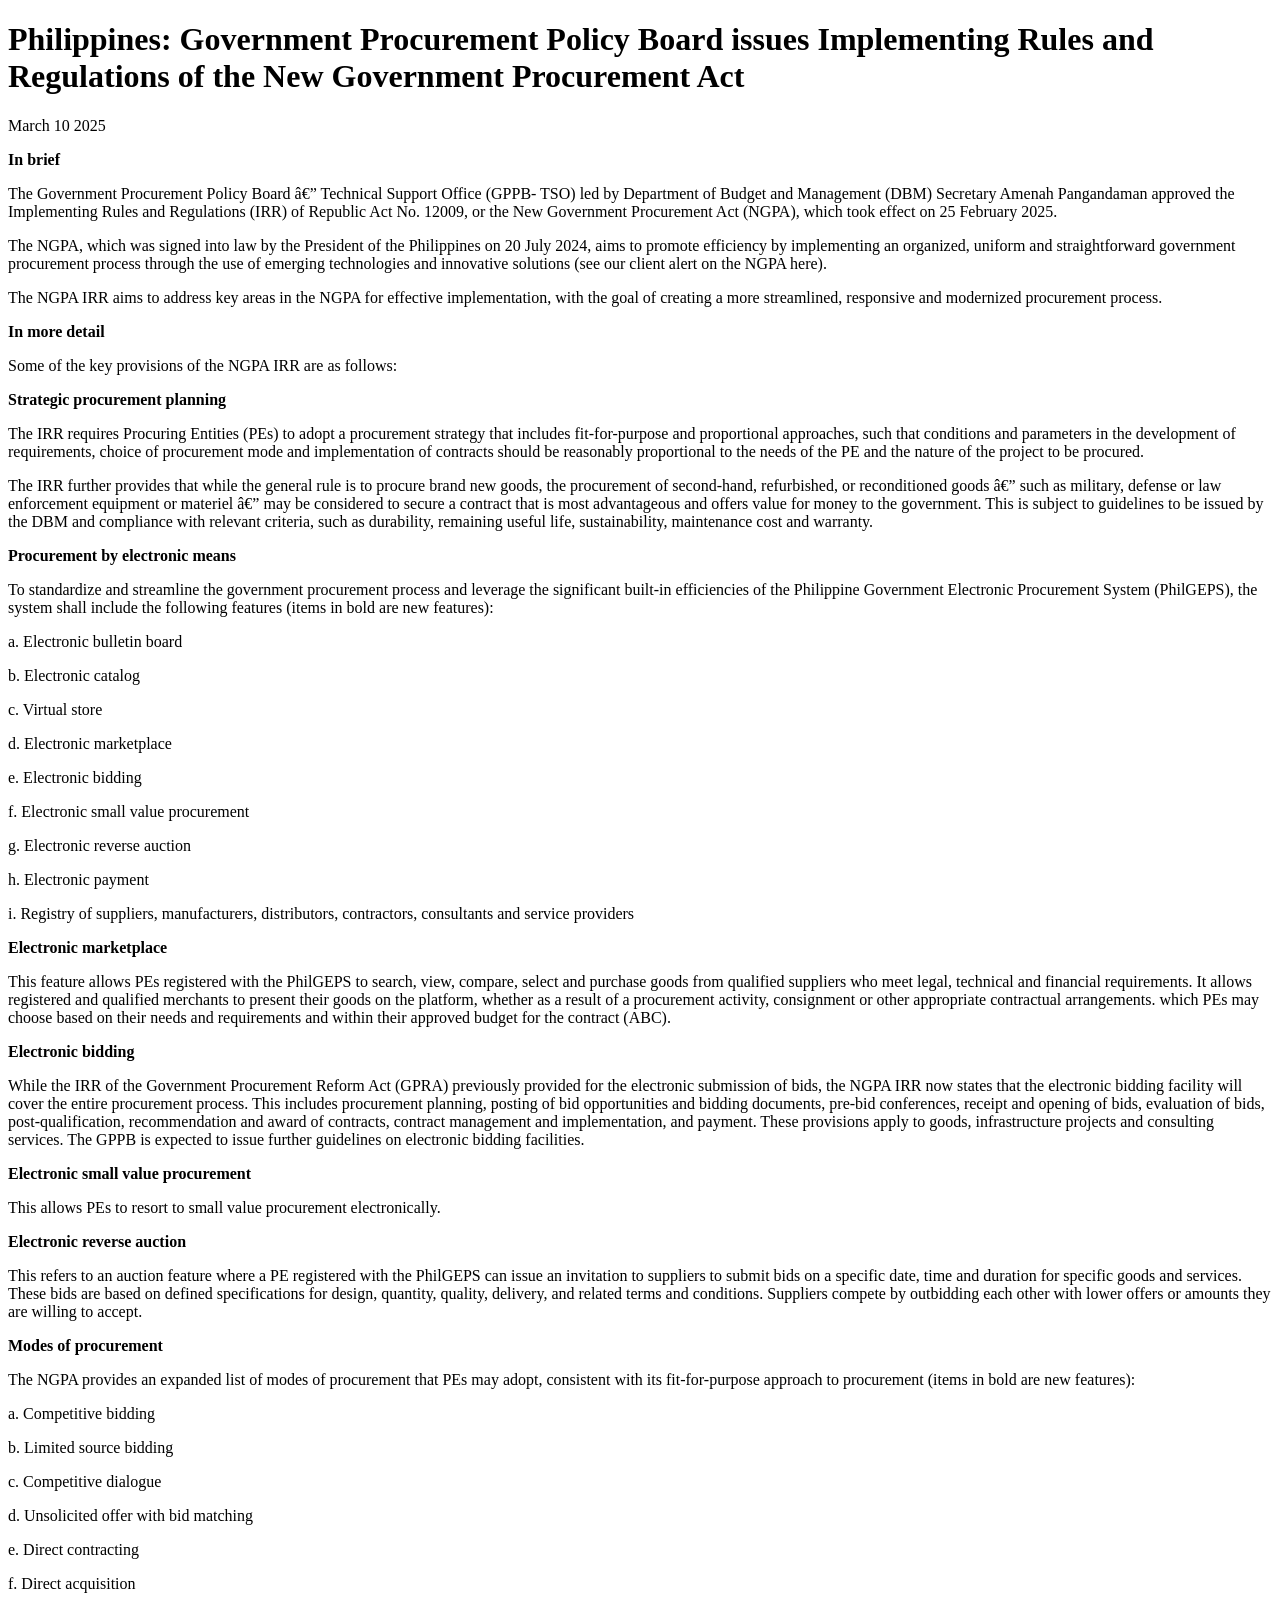
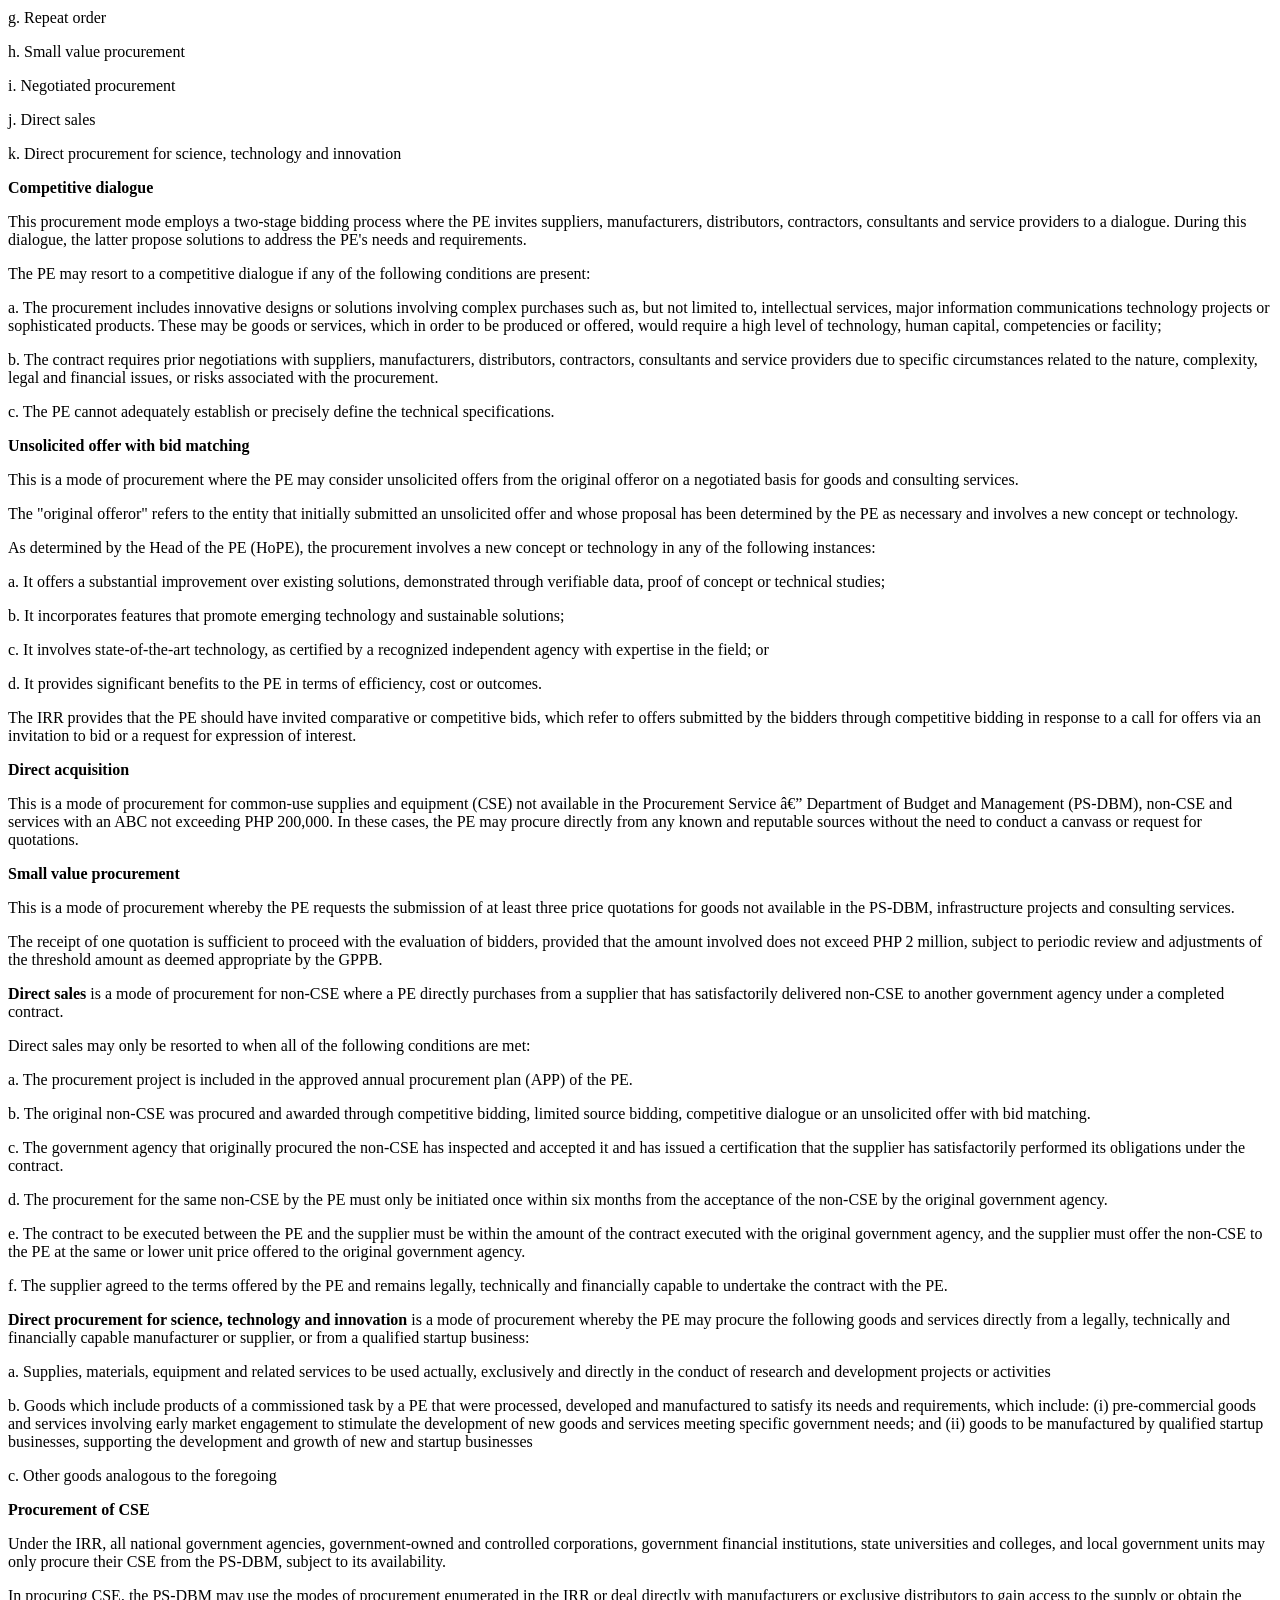
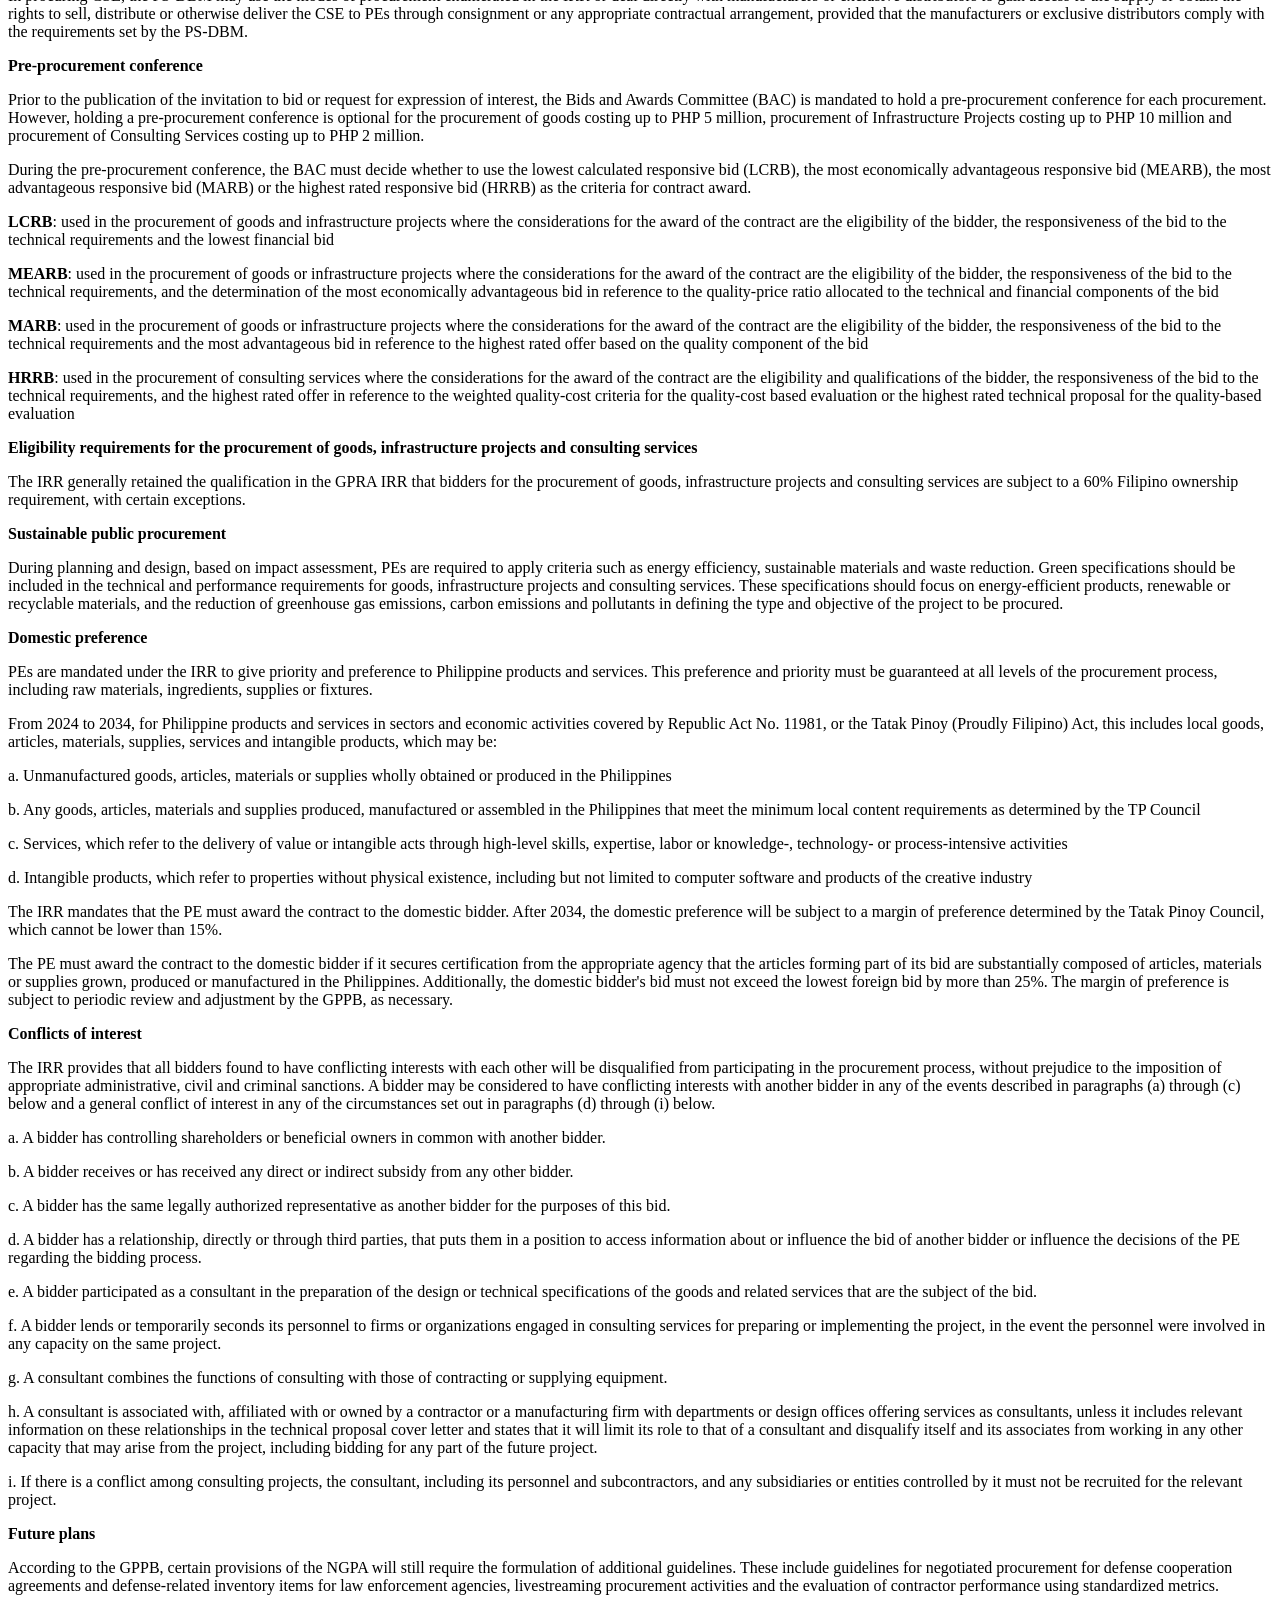
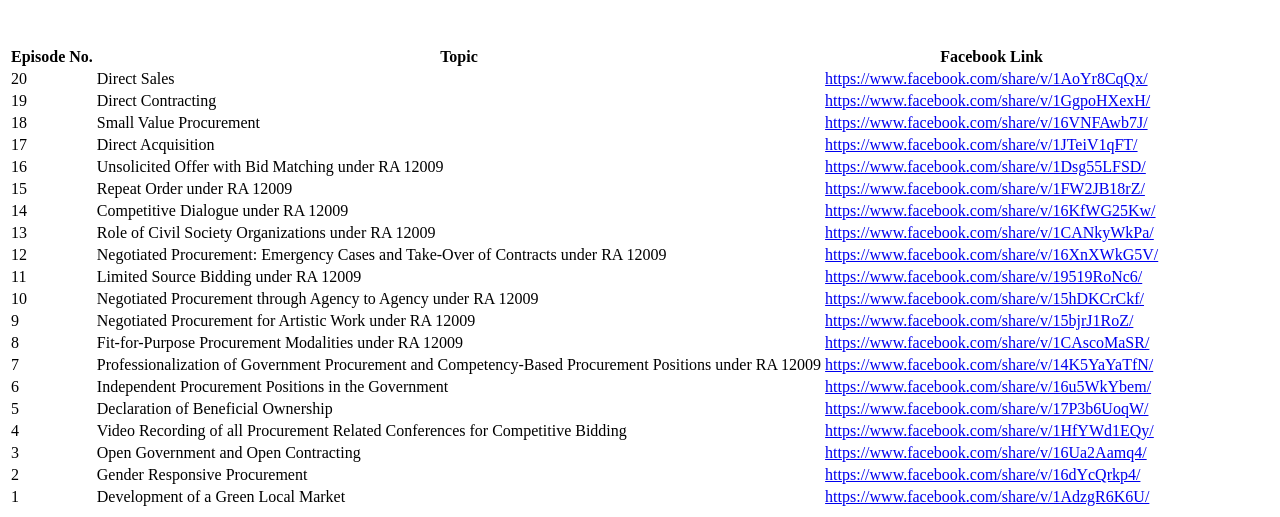
<file: fm-portal:about-ngpa.html>
<!DOCTYPE html>
<html lang="en" data-bpa="">
<head>
	<title>Philippines: Government Procurement Policy Board issues Implementing Rules and Regulations of the New Government Procurement Act - Lexology</title>

<style>
	body {
		background: #fff;		
	}
	@media (max-width: 992px) {
		.modal-outer .modal-inner {
			min-width: 0;
			width: inherit;
		}
	}
	@media (max-width: 768px) {
		.modal-outer .modal-inner {
			position: fixed;
			top: 0;
			right: 0;
			left: 0;
			bottom: 0;
			width: inherit;
			transform: none;
		}
	}
</style>
<!-- <script charset="utf-8" src="main.js"></script> -->

</head>
<body>
	<div>
		<div>
			<div>
				<h1>Philippines: Government Procurement Policy Board issues Implementing Rules and Regulations of the New Government Procurement Act</h1>
			</div>
			<div class="gated-content">
                <div>
                    <span>March 10 2025</span>
                </div>
                <div>
					<p><strong>In brief</strong></p>
					<p>The Government Procurement Policy Board — Technical Support Office (GPPB- TSO) led by Department of Budget and Management (DBM) Secretary Amenah Pangandaman approved the Implementing Rules and Regulations (IRR) of Republic Act No. 12009, or the New Government Procurement Act (NGPA), which took effect on 25 February 2025.</p>
					<p>The NGPA, which was signed into law by the President of the Philippines on 20 July 2024, aims to promote efficiency by implementing an organized, uniform and straightforward government procurement process through the use of emerging technologies and innovative solutions (see our client alert on the NGPA here).</p>
					<p>The NGPA IRR aims to address key areas in the NGPA for effective implementation, with the goal of creating a more streamlined, responsive and modernized procurement process.</p>
					<p><strong>In more detail</strong></p>
					<p>Some of the key provisions of the NGPA IRR are as follows:</p>
					<p><strong>Strategic procurement planning</strong></p>
					<p>The IRR requires Procuring Entities (PEs) to adopt a procurement strategy that includes fit-for-purpose and proportional approaches, such that conditions and parameters in the development of requirements, choice of procurement mode and implementation of contracts should be reasonably proportional to the needs of the PE and the nature of the project to be procured.</p>
					<p>The IRR further provides that while the general rule is to procure brand new goods, the procurement of second-hand, refurbished, or reconditioned goods — such as military, defense or law enforcement equipment or materiel — may be considered to secure a contract that is most advantageous and offers value for money to the government. This is subject to guidelines to be issued by the DBM and compliance with relevant criteria, such as durability, remaining useful life, sustainability, maintenance cost and warranty.</p>
					<p><strong>Procurement by electronic means</strong></p>
					<p>To standardize and streamline the government procurement process and leverage the significant built-in efficiencies of the Philippine Government Electronic Procurement System (PhilGEPS), the system shall include the following features (items in bold are new features):</p>
					<p>a. Electronic bulletin board</p>
					<p>b. Electronic catalog</p>
					<p>c. Virtual store</p>
					<p>d. Electronic marketplace</p>
					<p>e. Electronic bidding</p>
					<p>f. Electronic small value procurement</p>
					<p>g. Electronic reverse auction</p>
					<p>h. Electronic payment</p>
					<p>i. Registry of suppliers, manufacturers, distributors, contractors, consultants and service providers</p>
					<p><strong>Electronic marketplace</strong></p>
					<p>This feature allows PEs registered with the PhilGEPS to search, view, compare, select and purchase goods from qualified suppliers who meet legal, technical and financial requirements. It allows registered and qualified merchants to present their goods on the platform, whether as a result of a procurement activity, consignment or other appropriate contractual arrangements. which PEs may choose based on their needs and requirements and within their approved budget for the contract (ABC).</p>
					<p><strong>Electronic bidding</strong></p>
					<p>While the IRR of the Government Procurement Reform Act (GPRA) previously provided for the electronic submission of bids, the NGPA IRR now states that the electronic bidding facility will cover the entire procurement process. This includes procurement planning, posting of bid opportunities and bidding documents, pre-bid conferences, receipt and opening of bids, evaluation of bids, post-qualification, recommendation and award of contracts, contract management and implementation, and payment. These provisions apply to goods, infrastructure projects and consulting services. The GPPB is expected to issue further guidelines on electronic bidding facilities.</p>
					<p><strong>Electronic small value procurement</strong></p>
					<p>This allows PEs to resort to small value procurement electronically.</p>
					<p><strong>Electronic reverse auction</strong></p>
					<p>This refers to an auction feature where a PE registered with the PhilGEPS can issue an invitation to suppliers to submit bids on a specific date, time and duration for specific goods and services. These bids are based on defined specifications for design, quantity, quality, delivery, and related terms and conditions. Suppliers compete by outbidding each other with lower offers or amounts they are willing to accept.</p>
					<p><strong>Modes of procurement</strong></p>
					<p>The NGPA provides an expanded list of modes of procurement that PEs may adopt, consistent with its fit-for-purpose approach to procurement (items in bold are new features):</p>
					<p>a. Competitive bidding</p>
					<p>b. Limited source bidding</p>
					<p>c. Competitive dialogue</p>
					<p>d. Unsolicited offer with bid matching</p>
					<p>e. Direct contracting</p>
					<p>f. Direct acquisition</p>
					<p>g. Repeat order</p>
					<p>h. Small value procurement</p>
					<p>i. Negotiated procurement</p>
					<p>j. Direct sales</p>
					<p>k. Direct procurement for science, technology and innovation</p>
					<p><strong>Competitive dialogue</strong></p>
					<p>This procurement mode employs a two-stage bidding process where the PE invites suppliers, manufacturers, distributors, contractors, consultants and service providers to a dialogue. During this dialogue, the latter propose solutions to address the PE's needs and requirements.</p>
					<p>The PE may resort to a competitive dialogue if any of the following conditions are present:</p>
					<p>a. The procurement includes innovative designs or solutions involving complex purchases such as, but not limited to, intellectual services, major information communications technology projects or sophisticated products. These may be goods or services, which in order to be produced or offered, would require a high level of technology, human capital, competencies or facility;</p>
					<p>b. The contract requires prior negotiations with suppliers, manufacturers, distributors, contractors, consultants and service providers due to specific circumstances related to the nature, complexity, legal and financial issues, or risks associated with the procurement.</p>
					<p>c. The PE cannot adequately establish or precisely define the technical specifications.</p>
					<p><strong>Unsolicited offer with bid matching</strong></p>
					<p>This is a mode of procurement where the PE may consider unsolicited offers from the original offeror on a negotiated basis for goods and consulting services.</p>
					<p>The "original offeror" refers to the entity that initially submitted an unsolicited offer and whose proposal has been determined by the PE as necessary and involves a new concept or technology.</p>
					<p>As determined by the Head of the PE (HoPE), the procurement involves a new concept or technology in any of the following instances:</p>
					<p>a. It offers a substantial improvement over existing solutions, demonstrated through verifiable data, proof of concept or technical studies;</p>
					<p>b. It incorporates features that promote emerging technology and sustainable solutions;</p>
					<p>c. It involves state-of-the-art technology, as certified by a recognized independent agency with expertise in the field; or</p>
					<p>d. It provides significant benefits to the PE in terms of efficiency, cost or outcomes.</p>
					<p>The IRR provides that the PE should have invited comparative or competitive bids, which refer to offers submitted by the bidders through competitive bidding in response to a call for offers via an invitation to bid or a request for expression of interest.</p>
					<p><strong>Direct acquisition</strong></p>
					<p>This is a mode of procurement for common-use supplies and equipment (CSE) not available in the Procurement Service — Department of Budget and Management (PS-DBM), non-CSE and services with an ABC not exceeding PHP 200,000. In these cases, the PE may procure directly from any known and reputable sources without the need to conduct a canvass or request for quotations.</p>
					<p><strong>Small value procurement</strong></p>
					<p>This is a mode of procurement whereby the PE requests the submission of at least three price quotations for goods not available in the PS-DBM, infrastructure projects and consulting services.</p>
					<p>The receipt of one quotation is sufficient to proceed with the evaluation of bidders, provided that the amount involved does not exceed PHP 2 million, subject to periodic review and adjustments of the threshold amount as deemed appropriate by the GPPB.</p>
					<p><strong>Direct sales</strong> is a mode of procurement for non-CSE where a PE directly purchases from a supplier that has satisfactorily delivered non-CSE to another government agency under a completed contract.</p>
					<p>Direct sales may only be resorted to when all of the following conditions are met:</p>
					<p>a. The procurement project is included in the approved annual procurement plan (APP) of the PE.</p>
					<p>b. The original non-CSE was procured and awarded through competitive bidding, limited source bidding, competitive dialogue or an unsolicited offer with bid matching.</p>
					<p>c. The government agency that originally procured the non-CSE has inspected and accepted it and has issued a certification that the supplier has satisfactorily performed its obligations under the contract.</p>
					<p>d. The procurement for the same non-CSE by the PE must only be initiated once within six months from the acceptance of the non-CSE by the original government agency.</p>
					<p>e. The contract to be executed between the PE and the supplier must be within the amount of the contract executed with the original government agency, and the supplier must offer the non-CSE to the PE at the same or lower unit price offered to the original government agency.</p>
					<p>f. The supplier agreed to the terms offered by the PE and remains legally, technically and financially capable to undertake the contract with the PE.</p>
					<p><strong>Direct procurement for science, technology and innovation</strong> is a mode of procurement whereby the PE may procure the following goods and services directly from a legally, technically and financially capable manufacturer or supplier, or from a qualified startup business:</p>
					<p>a. Supplies, materials, equipment and related services to be used actually, exclusively and directly in the conduct of research and development projects or activities</p>
					<p>b. Goods which include products of a commissioned task by a PE that were processed, developed and manufactured to satisfy its needs and requirements, which include: (i) pre-commercial goods and services involving early market engagement to stimulate the development of new goods and services meeting specific government needs; and (ii) goods to be manufactured by qualified startup businesses, supporting the development and growth of new and startup businesses</p>
					<p>c. Other goods analogous to the foregoing</p>
					<p><strong>Procurement of CSE</strong></p>
					<p>Under the IRR, all national government agencies, government-owned and controlled corporations, government financial institutions, state universities and colleges, and local government units may only procure their CSE from the PS-DBM, subject to its availability.</p>
					<p>In procuring CSE, the PS-DBM may use the modes of procurement enumerated in the IRR or deal directly with manufacturers or exclusive distributors to gain access to the supply or obtain the rights to sell, distribute or otherwise deliver the CSE to PEs through consignment or any appropriate contractual arrangement, provided that the manufacturers or exclusive distributors comply with the requirements set by the PS-DBM.</p>
					<p><strong>Pre-procurement conference</strong></p>
					<p>Prior to the publication of the invitation to bid or request for expression of interest, the Bids and Awards Committee (BAC) is mandated to hold a pre-procurement conference for each procurement. However, holding a pre-procurement conference is optional for the procurement of goods costing up to PHP 5 million, procurement of Infrastructure Projects costing up to PHP 10 million and procurement of Consulting Services costing up to PHP 2 million.</p>
					<p>During the pre-procurement conference, the BAC must decide whether to use the lowest calculated responsive bid (LCRB), the most economically advantageous responsive bid (MEARB), the most advantageous responsive bid (MARB) or the highest rated responsive bid (HRRB) as the criteria for contract award.</p>
					<p><strong>LCRB</strong>: used in the procurement of goods and infrastructure projects where the considerations for the award of the contract are the eligibility of the bidder, the responsiveness of the bid to the technical requirements and the lowest financial bid</p>
					<p><strong>MEARB</strong>: used in the procurement of goods or infrastructure projects where the considerations for the award of the contract are the eligibility of the bidder, the responsiveness of the bid to the technical requirements, and the determination of the most economically advantageous bid in reference to the quality-price ratio allocated to the technical and financial components of the bid</p>
					<p><strong>MARB</strong>: used in the procurement of goods or infrastructure projects where the considerations for the award of the contract are the eligibility of the bidder, the responsiveness of the bid to the technical requirements and the most advantageous bid in reference to the highest rated offer based on the quality component of the bid</p>
					<p><strong>HRRB</strong>: used in the procurement of consulting services where the considerations for the award of the contract are the eligibility and qualifications of the bidder, the responsiveness of the bid to the technical requirements, and the highest rated offer in reference to the weighted quality-cost criteria for the quality-cost based evaluation or the highest rated technical proposal for the quality-based evaluation</p>
					<p><strong>Eligibility requirements for the procurement of goods, infrastructure projects and consulting services</strong></p>
					<p>The IRR generally retained the qualification in the GPRA IRR that bidders for the procurement of goods, infrastructure projects and consulting services are subject to a 60% Filipino ownership requirement, with certain exceptions.</p>
					<p><strong>Sustainable public procurement</strong></p>
					<p>During planning and design, based on impact assessment, PEs are required to apply criteria such as energy efficiency, sustainable materials and waste reduction. Green specifications should be included in the technical and performance requirements for goods, infrastructure projects and consulting services. These specifications should focus on energy-efficient products, renewable or recyclable materials, and the reduction of greenhouse gas emissions, carbon emissions and pollutants in defining the type and objective of the project to be procured.</p>
					<p><strong>Domestic preference</strong></p>
					<p>PEs are mandated under the IRR to give priority and preference to Philippine products and services. This preference and priority must be guaranteed at all levels of the procurement process, including raw materials, ingredients, supplies or fixtures.</p>
					<p>From 2024 to 2034, for Philippine products and services in sectors and economic activities covered by Republic Act No. 11981, or the Tatak Pinoy (Proudly Filipino) Act, this includes local goods, articles, materials, supplies, services and intangible products, which may be:</p>
					<p>a. Unmanufactured goods, articles, materials or supplies wholly obtained or produced in the Philippines</p>
					<p>b. Any goods, articles, materials and supplies produced, manufactured or assembled in the Philippines that meet the minimum local content requirements as determined by the TP Council</p>
					<p>c. Services, which refer to the delivery of value or intangible acts through high-level skills, expertise, labor or knowledge-, technology- or process-intensive activities</p>
					<p>d. Intangible products, which refer to properties without physical existence, including but not limited to computer software and products of the creative industry</p>
					<p>The IRR mandates that the PE must award the contract to the domestic bidder. After 2034, the domestic preference will be subject to a margin of preference determined by the Tatak Pinoy Council, which cannot be lower than 15%.</p>
					<p>The PE must award the contract to the domestic bidder if it secures certification from the appropriate agency that the articles forming part of its bid are substantially composed of articles, materials or supplies grown, produced or manufactured in the Philippines. Additionally, the domestic bidder's bid must not exceed the lowest foreign bid by more than 25%. The margin of preference is subject to periodic review and adjustment by the GPPB, as necessary.</p>
					<p><strong>Conflicts of interest</strong></p>
					<p>The IRR provides that all bidders found to have conflicting interests with each other will be disqualified from participating in the procurement process, without prejudice to the imposition of appropriate administrative, civil and criminal sanctions. A bidder may be considered to have conflicting interests with another bidder in any of the events described in paragraphs (a) through (c) below and a general conflict of interest in any of the circumstances set out in paragraphs (d) through (i) below.</p>
					<p>a. A bidder has controlling shareholders or beneficial owners in common with another bidder.</p>
					<p>b. A bidder receives or has received any direct or indirect subsidy from any other bidder.</p>
					<p>c. A bidder has the same legally authorized representative as another bidder for the purposes of this bid.</p>
					<p>d. A bidder has a relationship, directly or through third parties, that puts them in a position to access information about or influence the bid of another bidder or influence the decisions of the PE regarding the bidding process.</p>
					<p>e. A bidder participated as a consultant in the preparation of the design or technical specifications of the goods and related services that are the subject of the bid.</p>
					<p>f. A bidder lends or temporarily seconds its personnel to firms or organizations engaged in consulting services for preparing or implementing the project, in the event the personnel were involved in any capacity on the same project.</p>
					<p>g. A consultant combines the functions of consulting with those of contracting or supplying equipment.</p>
					<p>h. A consultant is associated with, affiliated with or owned by a contractor or a manufacturing firm with departments or design offices offering services as consultants, unless it includes relevant information on these relationships in the technical proposal cover letter and states that it will limit its role to that of a consultant and disqualify itself and its associates from working in any other capacity that may arise from the project, including bidding for any part of the future project.</p>
					<p>i. If there is a conflict among consulting projects, the consultant, including its personnel and subcontractors, and any subsidiaries or entities controlled by it must not be recruited for the relevant project.</p>
					<p><strong>Future plans</strong></p>
					<p>According to the GPPB, certain provisions of the NGPA will still require the formulation of additional guidelines. These include guidelines for negotiated procurement for defense cooperation agreements and defense-related inventory items for law enforcement agencies, livestreaming procurement activities and the evaluation of contractor performance using standardized metrics.</p>
					<p>&nbsp;</p>
				</div>
			</div>
		</div>
		<div>

<table id="tablepress-3" class="tablepress tablepress-id-3">
<thead>
<tr class="row-1">
	<th class="column-1">Episode No.</th><th class="column-2">Topic</th><th class="column-3">Facebook Link</th>
</tr>
</thead>
<tbody class="row-hover">
<tr class="row-2">
	<td class="column-1">20</td><td class="column-2">Direct Sales</td><td class="column-3"><a href="https://www.facebook.com/share/v/1AoYr8CqQx/" target="_blank">https://www.facebook.com/share/v/1AoYr8CqQx/</a></td>
</tr>
<tr class="row-3">
	<td class="column-1">19</td><td class="column-2">Direct Contracting</td><td class="column-3"><a href="https://www.facebook.com/share/v/1GgpoHXexH/" target="_blank">https://www.facebook.com/share/v/1GgpoHXexH/</a></td>
</tr>
<tr class="row-4">
	<td class="column-1">18</td><td class="column-2">Small Value Procurement</td><td class="column-3"><a href="https://www.facebook.com/share/v/16VNFAwb7J/" target="_blank">https://www.facebook.com/share/v/16VNFAwb7J/</a></td>
</tr>
<tr class="row-5">
	<td class="column-1">17</td><td class="column-2">Direct Acquisition</td><td class="column-3"><a href="https://www.facebook.com/share/v/1JTeiV1qFT/" target="_blank">https://www.facebook.com/share/v/1JTeiV1qFT/</a></td>
</tr>
<tr class="row-6">
	<td class="column-1">16</td><td class="column-2">Unsolicited Offer with Bid Matching under RA 12009</td><td class="column-3"><a href="https://www.facebook.com/share/v/1Dsg55LFSD/" target="_blank">https://www.facebook.com/share/v/1Dsg55LFSD/</a></td>
</tr>
<tr class="row-7">
	<td class="column-1">15</td><td class="column-2">Repeat Order under RA 12009</td><td class="column-3"><a href="https://www.facebook.com/share/v/1FW2JB18rZ/" target="_blank">https://www.facebook.com/share/v/1FW2JB18rZ/</a></td>
</tr>
<tr class="row-8">
	<td class="column-1">14</td><td class="column-2">Competitive Dialogue under RA 12009</td><td class="column-3"><a href="https://www.facebook.com/share/v/16KfWG25Kw/" target="_blank">https://www.facebook.com/share/v/16KfWG25Kw/</a></td>
</tr>
<tr class="row-9">
	<td class="column-1">13</td><td class="column-2">Role of Civil Society Organizations under RA 12009</td><td class="column-3"><a href="https://www.facebook.com/share/v/1CANkyWkPa/" target="_blank">https://www.facebook.com/share/v/1CANkyWkPa/</a></td>
</tr>
<tr class="row-10">
	<td class="column-1">12</td><td class="column-2">Negotiated Procurement: Emergency Cases and Take-Over of Contracts under RA 12009</td><td class="column-3"><a href="https://www.facebook.com/share/v/16XnXWkG5V/" target="_blank">https://www.facebook.com/share/v/16XnXWkG5V/</a></td>
</tr>
<tr class="row-11">
	<td class="column-1">11</td><td class="column-2">Limited Source Bidding under RA 12009</td><td class="column-3"><a href="https://www.facebook.com/share/v/19519RoNc6/" target="_blank">https://www.facebook.com/share/v/19519RoNc6/</a></td>
</tr>
<tr class="row-12">
	<td class="column-1">10</td><td class="column-2">Negotiated Procurement through Agency to Agency under RA 12009</td><td class="column-3"><a href="https://www.facebook.com/share/v/15hDKCrCkf/" target="_blank">https://www.facebook.com/share/v/15hDKCrCkf/</a></td>
</tr>
<tr class="row-13">
	<td class="column-1">9</td><td class="column-2">Negotiated Procurement for Artistic Work under RA 12009</td><td class="column-3"><a href="https://www.facebook.com/share/v/15bjrJ1RoZ/" target="_blank">https://www.facebook.com/share/v/15bjrJ1RoZ/</a></td>
</tr>
<tr class="row-14">
	<td class="column-1">8</td><td class="column-2">Fit-for-Purpose Procurement Modalities under RA 12009</td><td class="column-3"><a href="https://www.facebook.com/share/v/1CAscoMaSR/" target="_blank">https://www.facebook.com/share/v/1CAscoMaSR/</a></td>
</tr>
<tr class="row-15">
	<td class="column-1">7</td><td class="column-2">Professionalization of Government Procurement and Competency-Based Procurement Positions under RA 12009</td><td class="column-3"><a href="https://www.facebook.com/share/v/14K5YaYaTfN/" target="_blank">https://www.facebook.com/share/v/14K5YaYaTfN/</a></td>
</tr>
<tr class="row-16">
	<td class="column-1">6</td><td class="column-2">Independent Procurement Positions in the Government</td><td class="column-3"><a href="https://www.facebook.com/share/v/16u5WkYbem/" target="_blank">https://www.facebook.com/share/v/16u5WkYbem/</a></td>
</tr>
<tr class="row-17">
	<td class="column-1">5</td><td class="column-2">Declaration of Beneficial Ownership</td><td class="column-3"><a href="https://www.facebook.com/share/v/17P3b6UoqW/" target="_blank">https://www.facebook.com/share/v/17P3b6UoqW/</a></td>
</tr>
<tr class="row-18">
	<td class="column-1">4</td><td class="column-2">Video Recording of all Procurement Related Conferences for Competitive Bidding</td><td class="column-3"><a href="https://www.facebook.com/share/v/1HfYWd1EQy/" target="_blank">https://www.facebook.com/share/v/1HfYWd1EQy/</a></td>
</tr>
<tr class="row-19">
	<td class="column-1">3</td><td class="column-2">Open Government and Open Contracting</td><td class="column-3"><a href="https://www.facebook.com/share/v/16Ua2Aamq4/" target="_blank">https://www.facebook.com/share/v/16Ua2Aamq4/</a></td>
</tr>
<tr class="row-20">
	<td class="column-1">2</td><td class="column-2">Gender Responsive Procurement</td><td class="column-3"><a href="https://www.facebook.com/share/v/16dYcQrkp4/" target="_blank">https://www.facebook.com/share/v/16dYcQrkp4/</a></td>
</tr>
<tr class="row-21">
	<td class="column-1">1</td><td class="column-2">Development of a Green Local Market</td><td class="column-3"><a href="https://www.facebook.com/share/v/1AdzgR6K6U/" target="_blank">https://www.facebook.com/share/v/1AdzgR6K6U/</a></td>
</tr>
</tbody>
</table>

		</div>
	</div>
</body>
</html>
</file>
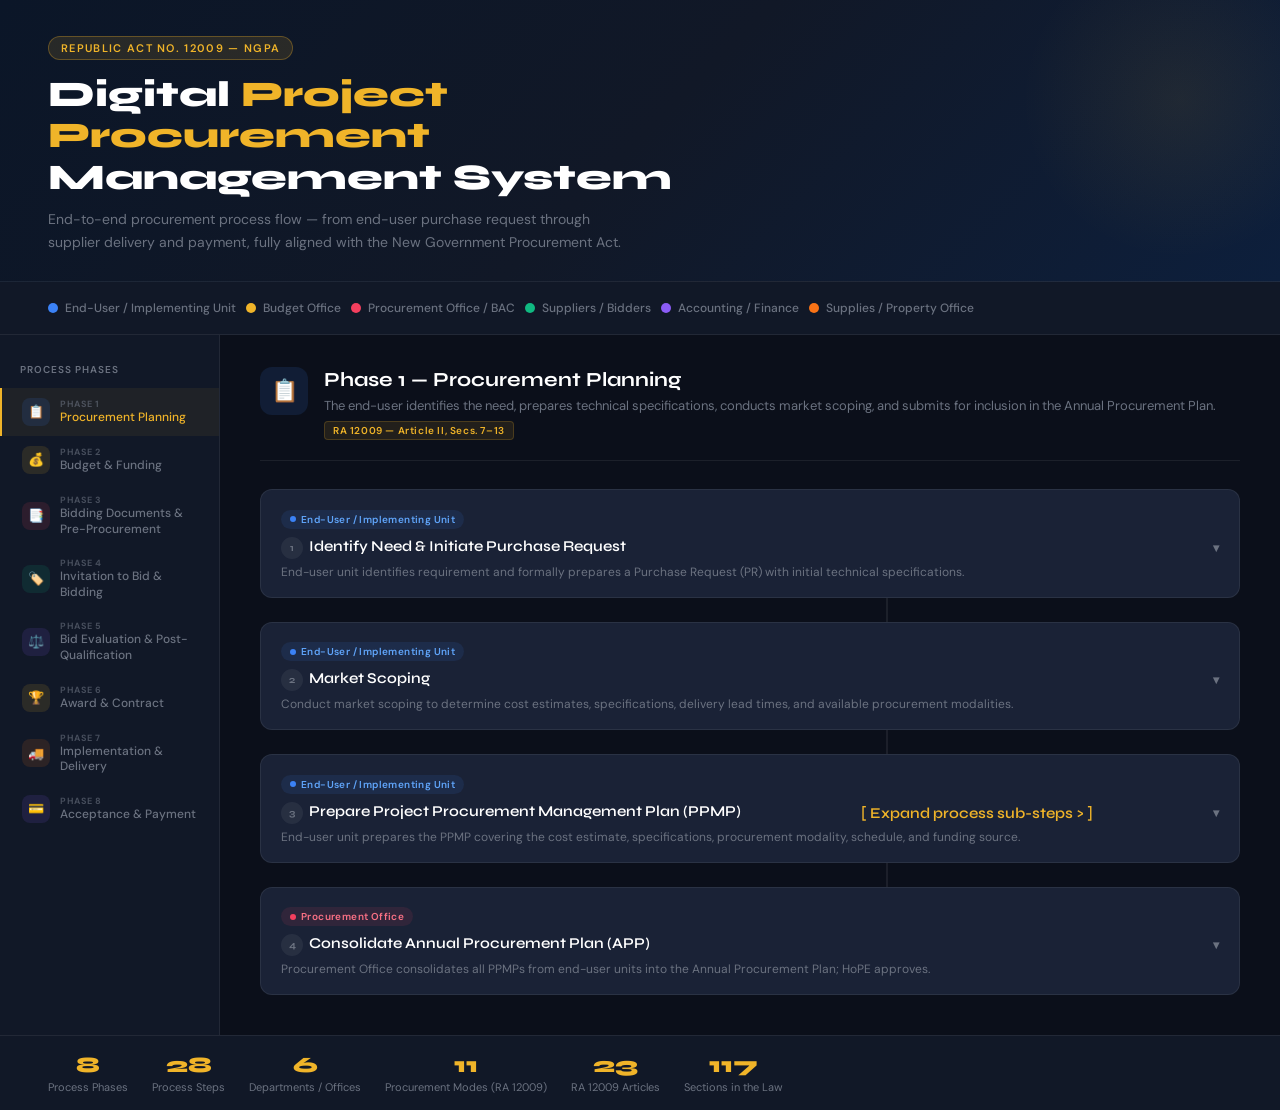
<file: pm-system.html>
<!DOCTYPE html>
<html lang="en">
<head>
<meta charset="UTF-8">
<meta name="viewport" content="width=device-width, initial-scale=1.0">
<title>RA 12009 — Digital Procurement Process Flow</title>
<link href="https://fonts.googleapis.com/css2?family=Syne:wght@400;600;700;800&family=DM+Sans:ital,wght@0,300;0,400;0,500;1,300&display=swap" rel="stylesheet">
<style>
  :root {
    --bg: #0b0f1a;
    --bg2: #111827;
    --bg3: #1a2236;
    --border: rgba(255,255,255,0.07);
    --gold: #f0b429;
    --gold2: #fcd34d;
    --blue: #3b82f6;
    --teal: #14b8a6;
    --rose: #f43f5e;
    --violet: #8b5cf6;
    --emerald: #10b981;
    --orange: #f97316;
    --text: #e2e8f0;
    --muted: #6b7280;
    --pill: #1e2d45;

    /* Department colors */
    --d-user: #3b82f6;
    --d-budget: #f0b429;
    --d-proc: #f43f5e;
    --d-supplier: #10b981;
    --d-accounting: #8b5cf6;
    --d-supplies: #f97316;
  }

  * { margin:0; padding:0; box-sizing:border-box; }

  body {
    background: var(--bg);
    color: var(--text);
    font-family: 'DM Sans', sans-serif;
    min-height: 100vh;
    overflow-x: hidden;
  }

  /* ── HEADER ── */
  header {
    background: linear-gradient(135deg, #0b1628 0%, #111827 50%, #0d1f3c 100%);
    border-bottom: 1px solid var(--border);
    padding: 36px 48px 28px;
    position: relative;
    overflow: hidden;
  }
  header::before {
    content: '';
    position: absolute;
    top: -60px; right: -60px;
    width: 320px; height: 320px;
    background: radial-gradient(circle, rgba(240,180,41,0.08) 0%, transparent 70%);
    border-radius: 50%;
  }
  .header-tag {
    display: inline-block;
    background: rgba(240,180,41,0.12);
    border: 1px solid rgba(240,180,41,0.3);
    color: var(--gold);
    font-size: 11px;
    font-weight: 600;
    letter-spacing: 0.12em;
    text-transform: uppercase;
    padding: 4px 12px;
    border-radius: 20px;
    margin-bottom: 14px;
  }
  header h1 {
    font-family: 'Syne', sans-serif;
    font-size: clamp(22px, 3vw, 36px);
    font-weight: 800;
    line-height: 1.15;
    color: #fff;
    max-width: 700px;
  }
  header h1 span { color: var(--gold); }
  header p {
    margin-top: 10px;
    font-size: 14px;
    color: var(--muted);
    max-width: 580px;
    line-height: 1.6;
  }

  /* ── LEGEND ── */
  .legend {
    display: flex;
    flex-wrap: wrap;
    gap: 10px;
    padding: 18px 48px;
    background: var(--bg2);
    border-bottom: 1px solid var(--border);
  }
  .legend-item {
    display: flex;
    align-items: center;
    gap: 7px;
    font-size: 12px;
    color: var(--muted);
    font-weight: 500;
  }
  .legend-dot {
    width: 10px; height: 10px;
    border-radius: 50%;
    flex-shrink: 0;
  }

  /* ── PHASE TABS ── */
  .phase-nav {
    display: flex;
    overflow-x: auto;
    gap: 0;
    background: var(--bg2);
    border-bottom: 1px solid var(--border);
    padding: 0 32px;
    scrollbar-width: none;
  }
  .phase-nav::-webkit-scrollbar { display: none; }
  .phase-tab {
    padding: 12px 20px;
    font-size: 12px;
    font-weight: 600;
    letter-spacing: 0.04em;
    color: var(--muted);
    cursor: pointer;
    white-space: nowrap;
    border-bottom: 2px solid transparent;
    transition: all 0.2s;
    display: flex;
    align-items: center;
    gap: 7px;
  }
  .phase-tab:hover { color: var(--text); }
  .phase-tab.active { color: var(--gold); border-bottom-color: var(--gold); }
  .phase-num {
    display: inline-flex;
    align-items: center;
    justify-content: center;
    width: 18px; height: 18px;
    border-radius: 50%;
    background: rgba(240,180,41,0.15);
    color: var(--gold);
    font-size: 10px;
  }

  /* ── MAIN LAYOUT ── */
  .main {
    display: grid;
    grid-template-columns: 220px 1fr;
    min-height: calc(100vh - 200px);
  }

  /* ── SIDEBAR ── */
  .sidebar {
    background: var(--bg2);
    border-right: 1px solid var(--border);
    padding: 28px 0;
    position: sticky;
    top: 0;
    height: calc(100vh - 200px);
    overflow-y: auto;
    scrollbar-width: thin;
    scrollbar-color: var(--border) transparent;
  }
  .sidebar-title {
    font-size: 10px;
    font-weight: 600;
    letter-spacing: 0.1em;
    text-transform: uppercase;
    color: var(--muted);
    padding: 0 20px 12px;
  }
  .phase-link {
    display: flex;
    align-items: center;
    gap: 10px;
    padding: 10px 20px;
    cursor: pointer;
    transition: all 0.15s;
    border-left: 2px solid transparent;
  }
  .phase-link:hover { background: rgba(255,255,255,0.03); }
  .phase-link.active {
    background: rgba(240,180,41,0.06);
    border-left-color: var(--gold);
  }
  .phase-link .p-icon {
    width: 28px; height: 28px;
    border-radius: 8px;
    display: flex;
    align-items: center;
    justify-content: center;
    font-size: 13px;
    flex-shrink: 0;
  }
  .phase-link .p-label {
    font-size: 12px;
    font-weight: 500;
    color: var(--muted);
    line-height: 1.3;
  }
  .phase-link.active .p-label { color: var(--gold); }
  .phase-link .p-num {
    font-size: 9px;
    font-weight: 700;
    letter-spacing: 0.06em;
    text-transform: uppercase;
    color: var(--muted);
    opacity: 0.6;
  }

  /* ── FLOW CONTENT ── */
  .flow-content {
    padding: 32px 40px;
    overflow-y: auto;
  }

  /* ── PHASE SECTION ── */
  .phase-section {
    display: none;
    animation: fadeIn 0.3s ease;
  }
  .phase-section.visible { display: block; }
  @keyframes fadeIn { from { opacity:0; transform: translateY(8px); } to { opacity:1; transform: translateY(0); } }

  .phase-header {
    display: flex;
    align-items: flex-start;
    gap: 16px;
    margin-bottom: 28px;
    padding-bottom: 20px;
    border-bottom: 1px solid var(--border);
  }
  .phase-icon {
    width: 48px; height: 48px;
    border-radius: 12px;
    display: flex;
    align-items: center;
    justify-content: center;
    font-size: 22px;
    flex-shrink: 0;
  }
  .phase-header-text h2 {
    font-family: 'Syne', sans-serif;
    font-size: 20px;
    font-weight: 700;
    color: #fff;
  }
  .phase-header-text p {
    font-size: 13px;
    color: var(--muted);
    margin-top: 4px;
    line-height: 1.5;
  }
  .law-ref {
    display: inline-block;
    background: rgba(240,180,41,0.1);
    border: 1px solid rgba(240,180,41,0.2);
    color: var(--gold);
    font-size: 10px;
    font-weight: 600;
    letter-spacing: 0.06em;
    padding: 2px 8px;
    border-radius: 4px;
    margin-top: 6px;
  }

  /* ── FLOW NODES ── */
  .flow-steps {
    display: flex;
    flex-direction: column;
    gap: 0;
  }

  .step-row {
    display: flex;
    align-items: stretch;
    gap: 0;
    position: relative;
  }

  /* Connector line */
  .step-connector {
    width: 2px;
    background: var(--border);
    margin: 0 auto;
    flex-shrink: 0;
    min-height: 24px;
    position: relative;
    left: 137px;
  }
  .step-connector.branch { background: linear-gradient(to bottom, var(--border), transparent); }

  /* Step card */
  .step-card {
    background: var(--bg3);
    border: 1px solid var(--border);
    border-radius: 12px;
    padding: 16px 20px;
    cursor: pointer;
    transition: all 0.2s;
    position: relative;
    width: 100%;
    margin: 0 0 0 0;
  }
  .step-card:hover {
    border-color: rgba(255,255,255,0.15);
    transform: translateY(-1px);
    box-shadow: 0 8px 24px rgba(0,0,0,0.3);
  }
  .step-card.expanded {
    border-color: rgba(240,180,41,0.3);
    box-shadow: 0 0 0 1px rgba(240,180,41,0.1);
  }

  /* Department badge */
  .dept-badge {
    display: inline-flex;
    align-items: center;
    gap: 5px;
    padding: 3px 9px;
    border-radius: 20px;
    font-size: 10px;
    font-weight: 600;
    letter-spacing: 0.04em;
    margin-bottom: 8px;
  }
  .dept-dot { width: 6px; height: 6px; border-radius: 50%; }

  .step-title {
    font-family: 'Syne', sans-serif;
    font-size: 15px;
    font-weight: 600;
    color: #fff;
    display: flex;
    align-items: center;
    justify-content: space-between;
    gap: 10px;
  }
  .step-title .chevron {
    color: var(--muted);
    font-size: 12px;
    transition: transform 0.2s;
    flex-shrink: 0;
  }
  .step-card.expanded .chevron { transform: rotate(180deg); }

  .step-subtitle {
    font-size: 12px;
    color: var(--muted);
    margin-top: 4px;
    line-height: 1.5;
  }

  /* Expanded details */
  .step-details {
    display: none;
    margin-top: 16px;
    padding-top: 14px;
    border-top: 1px solid var(--border);
  }
  .step-card.expanded .step-details { display: block; }

  .detail-grid {
    display: grid;
    grid-template-columns: 1fr 1fr;
    gap: 12px;
    margin-bottom: 12px;
  }
  @media (max-width: 600px) { .detail-grid { grid-template-columns: 1fr; } }

  .detail-box {
    background: rgba(0,0,0,0.2);
    border: 1px solid var(--border);
    border-radius: 8px;
    padding: 10px 12px;
  }
  .detail-box h5 {
    font-size: 10px;
    font-weight: 700;
    letter-spacing: 0.08em;
    text-transform: uppercase;
    color: var(--muted);
    margin-bottom: 6px;
  }
  .detail-box ul {
    list-style: none;
    padding: 0;
  }
  .detail-box ul li {
    font-size: 12px;
    color: #c4cdd6;
    padding: 2px 0;
    padding-left: 12px;
    position: relative;
    line-height: 1.4;
  }
  .detail-box ul li::before {
    content: '›';
    position: absolute;
    left: 0;
    color: var(--gold);
    font-weight: bold;
  }
  .detail-box p {
    font-size: 12px;
    color: #c4cdd6;
    line-height: 1.5;
  }

  .step-tags {
    display: flex;
    flex-wrap: wrap;
    gap: 6px;
    margin-top: 10px;
  }
  .tag {
    font-size: 10px;
    font-weight: 600;
    padding: 3px 8px;
    border-radius: 4px;
    letter-spacing: 0.04em;
  }
  .tag-law { background: rgba(240,180,41,0.1); color: var(--gold); border: 1px solid rgba(240,180,41,0.2); }
  .tag-doc { background: rgba(59,130,246,0.1); color: #60a5fa; border: 1px solid rgba(59,130,246,0.2); }
  .tag-system { background: rgba(16,185,129,0.1); color: #34d399; border: 1px solid rgba(16,185,129,0.2); }
  .tag-time { background: rgba(244,63,94,0.1); color: #fb7185; border: 1px solid rgba(244,63,94,0.2); }

  /* Decision diamond */
  .decision-node {
    background: rgba(244,63,94,0.07);
    border: 1px dashed rgba(244,63,94,0.35);
    border-radius: 12px;
    padding: 14px 20px;
    text-align: center;
    width: 100%;
  }
  .decision-label {
    font-size: 11px;
    font-weight: 700;
    letter-spacing: 0.06em;
    text-transform: uppercase;
    color: var(--rose);
    margin-bottom: 4px;
  }
  .decision-text {
    font-size: 13px;
    font-weight: 600;
    color: #fff;
  }
  .decision-paths {
    display: flex;
    gap: 10px;
    margin-top: 12px;
    justify-content: center;
  }
  .decision-path {
    padding: 5px 14px;
    border-radius: 20px;
    font-size: 11px;
    font-weight: 600;
    cursor: default;
  }
  .path-yes { background: rgba(16,185,129,0.15); color: #34d399; border: 1px solid rgba(16,185,129,0.3); }
  .path-no { background: rgba(244,63,94,0.12); color: #fb7185; border: 1px solid rgba(244,63,94,0.2); }
  .path-alt { background: rgba(240,180,41,0.1); color: var(--gold); border: 1px solid rgba(240,180,41,0.2); }

  /* Parallel steps */
  .parallel-group {
    display: grid;
    grid-template-columns: 1fr 1fr;
    gap: 12px;
    width: 100%;
  }
  @media (max-width: 700px) { .parallel-group { grid-template-columns: 1fr; } }
  .parallel-label {
    font-size: 10px;
    font-weight: 700;
    letter-spacing: 0.08em;
    text-transform: uppercase;
    color: var(--muted);
    text-align: center;
    padding: 6px 0;
    width: 100%;
  }

  /* Step number */
  .step-number {
    display: inline-flex;
    align-items: center;
    justify-content: center;
    width: 22px; height: 22px;
    border-radius: 50%;
    background: rgba(255,255,255,0.06);
    font-size: 10px;
    font-weight: 700;
    color: var(--muted);
    flex-shrink: 0;
    margin-right: 6px;
  }

  /* System note */
  .system-note {
    background: rgba(16,185,129,0.06);
    border: 1px solid rgba(16,185,129,0.2);
    border-radius: 8px;
    padding: 10px 14px;
    display: flex;
    align-items: flex-start;
    gap: 8px;
    margin-top: 10px;
  }
  .system-note-icon { font-size: 14px; flex-shrink: 0; margin-top: 1px; }
  .system-note-text { font-size: 12px; color: #6ee7b7; line-height: 1.5; }
  .system-note-text strong { color: #34d399; }

  /* Footer stats */
  .stats-bar {
    background: var(--bg2);
    border-top: 1px solid var(--border);
    padding: 16px 48px;
    display: flex;
    flex-wrap: wrap;
    gap: 24px;
  }
  .stat-item { text-align: center; }
  .stat-num {
    font-family: 'Syne', sans-serif;
    font-size: 22px;
    font-weight: 800;
    color: var(--gold);
  }
  .stat-lbl { font-size: 11px; color: var(--muted); margin-top: 2px; }

  /* Scrollbar */
  .flow-content::-webkit-scrollbar { width: 4px; }
  .flow-content::-webkit-scrollbar-track { background: transparent; }
  .flow-content::-webkit-scrollbar-thumb { background: var(--border); border-radius: 2px; }

  /* Tooltip */
  .tooltip-trigger { text-decoration: underline dotted; cursor: help; }

  /* Print */
  @media print {
    .phase-nav, .sidebar, .stats-bar { display: none; }
    .main { grid-template-columns: 1fr; }
    .phase-section { display: block !important; }
  }

  /* ── My custom styles ── */
  .my-link {
    color: var(--gold);
    text-decoration: none !important;
  }
  .float-l {
  	display: inline-block;
    float: left;
  }
  .float-r {
  	display: inline-block;
    float: right;
  }
</style>
</head>
<body>

<header>
  <div class="header-tag">Republic Act No. 12009 — NGPA</div>
  <h1>Digital <span>Project Procurement</span><br>Management System</h1>
  <p>End-to-end procurement process flow — from end-user purchase request through supplier delivery and payment, fully aligned with the New Government Procurement Act.</p>
</header>

<div class="legend">
  <div class="legend-item"><div class="legend-dot" style="background:var(--d-user)"></div> End-User / Implementing Unit</div>
  <div class="legend-item"><div class="legend-dot" style="background:var(--d-budget)"></div> Budget Office</div>
  <div class="legend-item"><div class="legend-dot" style="background:var(--d-proc)"></div> Procurement Office / BAC</div>
  <div class="legend-item"><div class="legend-dot" style="background:var(--d-supplier)"></div> Suppliers / Bidders</div>
  <div class="legend-item"><div class="legend-dot" style="background:var(--d-accounting)"></div> Accounting / Finance</div>
  <div class="legend-item"><div class="legend-dot" style="background:var(--d-supplies)"></div> Supplies / Property Office</div>
</div>

<div class="main">

  <!-- SIDEBAR -->
  <div class="sidebar">
    <div class="sidebar-title">Process Phases</div>
    <div class="phase-link active" onclick="showPhase(1,this)">
      <div class="p-icon" style="background:rgba(59,130,246,0.12)">📋</div>
      <div><div class="p-num">Phase 1</div><div class="p-label">Procurement Planning</div></div>
    </div>
    <div class="phase-link" onclick="showPhase(2,this)">
      <div class="p-icon" style="background:rgba(240,180,41,0.12)">💰</div>
      <div><div class="p-num">Phase 2</div><div class="p-label">Budget & Funding</div></div>
    </div>
    <div class="phase-link" onclick="showPhase(3,this)">
      <div class="p-icon" style="background:rgba(244,63,94,0.12)">📑</div>
      <div><div class="p-num">Phase 3</div><div class="p-label">Bidding Documents & Pre-Procurement</div></div>
    </div>
    <div class="phase-link" onclick="showPhase(4,this)">
      <div class="p-icon" style="background:rgba(16,185,129,0.12)">🏷️</div>
      <div><div class="p-num">Phase 4</div><div class="p-label">Invitation to Bid & Bidding</div></div>
    </div>
    <div class="phase-link" onclick="showPhase(5,this)">
      <div class="p-icon" style="background:rgba(139,92,246,0.12)">⚖️</div>
      <div><div class="p-num">Phase 5</div><div class="p-label">Bid Evaluation & Post-Qualification</div></div>
    </div>
    <div class="phase-link" onclick="showPhase(6,this)">
      <div class="p-icon" style="background:rgba(240,180,41,0.12)">🏆</div>
      <div><div class="p-num">Phase 6</div><div class="p-label">Award & Contract</div></div>
    </div>
    <div class="phase-link" onclick="showPhase(7,this)">
      <div class="p-icon" style="background:rgba(249,115,22,0.12)">🚚</div>
      <div><div class="p-num">Phase 7</div><div class="p-label">Implementation & Delivery</div></div>
    </div>
    <div class="phase-link" onclick="showPhase(8,this)">
      <div class="p-icon" style="background:rgba(139,92,246,0.12)">💳</div>
      <div><div class="p-num">Phase 8</div><div class="p-label">Acceptance & Payment</div></div>
    </div>
  </div>

  <!-- FLOW CONTENT -->
  <div class="flow-content">

    <!-- ═══════════════════════════════════════════════
         PHASE 1: PROCUREMENT PLANNING
    ════════════════════════════════════════════════ -->
    <div class="phase-section visible" id="phase-1">
      <div class="phase-header">
        <div class="phase-icon" style="background:rgba(59,130,246,0.12)">📋</div>
        <div class="phase-header-text">
          <h2>Phase 1 — Procurement Planning</h2>
          <p>The end-user identifies the need, prepares technical specifications, conducts market scoping, and submits for inclusion in the Annual Procurement Plan.</p>
          <span class="law-ref">RA 12009 — Article II, Secs. 7–13</span>
        </div>
      </div>

      <div class="flow-steps">

        <div class="step-card" onclick="toggleStep(this)">
          <div class="dept-badge" style="background:rgba(59,130,246,0.1);color:#60a5fa;"><div class="dept-dot" style="background:var(--d-user)"></div>End-User / Implementing Unit</div>
          <div class="step-title"><span><span class="step-number">1</span>Identify Need & Initiate Purchase Request</span><span class="chevron">▾</span></div>
          <div class="step-subtitle">End-user unit identifies requirement and formally prepares a Purchase Request (PR) with initial technical specifications.</div>
          <div class="step-details">
            <div class="detail-grid">
              <div class="detail-box">
                <h5>Required Documents</h5>
                <ul>
                  <li>Purchase Request (PR) Form</li>
                  <li>Initial Technical Specifications</li>
                  <li>Statement of Need / Justification</li>
                  <li>Estimated Cost / Cost Estimate</li>
                </ul>
              </div>
              <div class="detail-box">
                <h5>System Actions</h5>
                <ul>
                  <li>Create PR in digital system</li>
                  <li>Auto-assign PR number</li>
                  <li>Route to Budget Office for pre-check</li>
                  <li>Tag to relevant APP item (if existing)</li>
                </ul>
              </div>
            </div>
            <div class="step-tags">
              <span class="tag tag-law">Sec. 7 — Strategic Procurement Planning</span>
              <span class="tag tag-doc">PR Form</span>
              <span class="tag tag-system">System: PR Module</span>
            </div>
            <div class="system-note">
              <div class="system-note-icon">🖥️</div>
              <div class="system-note-text"><strong>Digital System:</strong> End-user logs into the system, fills in the PR form with description, quantity, estimated cost, and urgency. System auto-validates against the approved APP and budget allocation.</div>
            </div>
          </div>
        </div>

        <div class="step-connector"></div>

        <div class="step-card" onclick="toggleStep(this)">
          <div class="dept-badge" style="background:rgba(59,130,246,0.1);color:#60a5fa;"><div class="dept-dot" style="background:var(--d-user)"></div>End-User / Implementing Unit</div>
          <div class="step-title"><span><span class="step-number">2</span>Market Scoping</span><span class="chevron">▾</span></div>
          <div class="step-subtitle">Conduct market scoping to determine cost estimates, specifications, delivery lead times, and available procurement modalities.</div>
          <div class="step-details">
            <div class="detail-grid">
              <div class="detail-box">
                <h5>Market Scoping Activities</h5>
                <ul>
                  <li>Supplier/contractor consultations</li>
                  <li>Price sourcing from PhilGEPS catalogue</li>
                  <li>Review of industry journals & references</li>
                  <li>Analysis of previous similar procurements</li>
                  <li>Lifecycle cost estimation (LCA/LCCA)</li>
                </ul>
              </div>
              <div class="detail-box">
                <h5>Outputs</h5>
                <ul>
                  <li>Market Scoping Report</li>
                  <li>Approved Budget for the Contract (ABC)</li>
                  <li>Recommended procurement modality</li>
                  <li>Technical specs draft</li>
                  <li>Delivery/completion schedule estimate</li>
                </ul>
              </div>
            </div>
            <div class="step-tags">
              <span class="tag tag-law">Sec. 10 — Market Scoping</span>
              <span class="tag tag-law">Sec. 13 — Lifecycle Cost Analysis</span>
              <span class="tag tag-doc">Market Scoping Report</span>
              <span class="tag tag-system">PhilGEPS Catalogue</span>
            </div>
          </div>
        </div>

        <div class="step-connector"></div>

        <div class="step-card" onclick="toggleStep(this)">
          <div class="dept-badge" style="background:rgba(59,130,246,0.1);color:#60a5fa;"><div class="dept-dot" style="background:var(--d-user)"></div>End-User / Implementing Unit</div>
          <div class="step-title"><span><span class="step-number">3</span>Prepare Project Procurement Management Plan (PPMP)</span><span class="float-r"><a class="my-link" href="ppmp.html" target="_self">[ Expand process sub-steps &gt; ]</a></span><span class="chevron">▾</span></div>
          <div class="step-subtitle">End-user unit prepares the PPMP covering the cost estimate, specifications, procurement modality, schedule, and funding source.</div>
          <div class="step-details">
            <div class="detail-grid">
              <div class="detail-box">
                <h5>PPMP Contents (Sec. 7)</h5>
                <ul>
                  <li>Name of project/procurement</li>
                  <li>PMO/End-user unit</li>
                  <li>General description</li>
                  <li>Procurement method</li>
                  <li>Bid evaluation criteria</li>
                  <li>Time schedule</li>
                  <li>Source of funds</li>
                  <li>Approved Budget for Contract (ABC)</li>
                </ul>
              </div>
              <div class="detail-box">
                <h5>Special Considerations</h5>
                <ul>
                  <li>Lifecycle & environmental impact</li>
                  <li>Green procurement criteria</li>
                  <li>Subcontracting arrangements</li>
                  <li>Design-and-Build feasibility</li>
                  <li>Goods must be brand new (Sec. 7)</li>
                  <li>No brand-name reference (Sec. 11)</li>
                </ul>
              </div>
            </div>
            <div class="step-tags">
              <span class="tag tag-law">Sec. 7 — APP & PPMP</span>
              <span class="tag tag-law">Sec. 11 — Specifications</span>
              <span class="tag tag-doc">PPMP Form</span>
              <span class="tag tag-time">Timeline: Part of APP cycle</span>
              <!-- <span class="tag tag-system float-r"><a class="my-link" href="ppmp.html" target="_self">[ Expand process ]</a></span> -->
            </div>
          </div>
        </div>

        <div class="step-connector"></div>

        <div class="step-card" onclick="toggleStep(this)">
          <div class="dept-badge" style="background:rgba(244,63,94,0.1);color:#fb7185;"><div class="dept-dot" style="background:var(--d-proc)"></div>Procurement Office</div>
          <div class="step-title"><span><span class="step-number">4</span>Consolidate Annual Procurement Plan (APP)</span><span class="chevron">▾</span></div>
          <div class="step-subtitle">Procurement Office consolidates all PPMPs from end-user units into the Annual Procurement Plan; HoPE approves.</div>
          <div class="step-details">
            <div class="detail-grid">
              <div class="detail-box">
                <h5>APP Requirements</h5>
                <ul>
                  <li>All PPMPs consolidated</li>
                  <li>Within approved annual budget</li>
                  <li>Approved by HoPE</li>
                  <li>Posted on PhilGEPS</li>
                  <li>Consistent with yearly budget</li>
                </ul>
              </div>
              <div class="detail-box">
                <h5>Early Procurement</h5>
                <ul>
                  <li>Allowed for next fiscal year</li>
                  <li>Based on Indicative APP</li>
                  <li>No award until funds approved</li>
                  <li>HoPE must approve Indicative APP</li>
                </ul>
              </div>
            </div>
            <div class="step-tags">
              <span class="tag tag-law">Sec. 7 — APP</span>
              <span class="tag tag-law">Sec. 12 — Early Procurement</span>
              <span class="tag tag-system">PhilGEPS: APP Publication</span>
            </div>
            <div class="system-note">
              <div class="system-note-icon">🖥️</div>
              <div class="system-note-text"><strong>Digital System:</strong> System auto-aggregates all approved PPMPs into the APP dashboard. HoPE reviews and approves digitally. Approved APP auto-published to PhilGEPS via API integration.</div>
            </div>
          </div>
        </div>

      </div>
    </div>

    <!-- ═══════════════════════════════════════════════
         PHASE 2: BUDGET & FUNDING
    ════════════════════════════════════════════════ -->
    <div class="phase-section" id="phase-2">
      <div class="phase-header">
        <div class="phase-icon" style="background:rgba(240,180,41,0.12)">💰</div>
        <div class="phase-header-text">
          <h2>Phase 2 — Budget & Funding</h2>
          <p>Budget Office validates availability of funds, issues Certificate of Fund Availability (CFA), and coordinates with Accounting for obligation.</p>
          <span class="law-ref">RA 12009 — Secs. 7, 9 | DBM / GAA Rules</span>
        </div>
      </div>

      <div class="flow-steps">

        <div class="step-card" onclick="toggleStep(this)">
          <div class="dept-badge" style="background:rgba(240,180,41,0.1);color:#fbbf24;"><div class="dept-dot" style="background:var(--d-budget)"></div>Budget Office</div>
          <div class="step-title"><span><span class="step-number">5</span>Review Purchase Request & Verify Budget Allocation</span><span class="chevron">▾</span></div>
          <div class="step-subtitle">Budget Office reviews the PR against the approved APP and annual budget. Verifies if the item is included in the APP.</div>
          <div class="step-details">
            <div class="detail-grid">
              <div class="detail-box">
                <h5>Budget Checks</h5>
                <ul>
                  <li>PR must be in the APP</li>
                  <li>Available budget vs. ABC</li>
                  <li>Correct allotment class</li>
                  <li>Multi-year contractual authority (if applicable)</li>
                  <li>Fund source validation</li>
                </ul>
              </div>
              <div class="detail-box">
                <h5>Documents Issued</h5>
                <ul>
                  <li>Certificate of Fund Availability (CFA) / Budget Utilization Request (BUR)</li>
                  <li>Allotment Release Order (ARO)</li>
                  <li>Obligational Authority (for multi-year: MYCA from DBM)</li>
                </ul>
              </div>
            </div>
            <div class="step-tags">
              <span class="tag tag-law">Sec. 7 — Procurement within budget</span>
              <span class="tag tag-law">Sec. 9 — Multi-Year Contracting (MYCA)</span>
              <span class="tag tag-doc">CFA / BUR</span>
              <span class="tag tag-system">System: Budget Module</span>
            </div>
          </div>
        </div>

        <div class="step-connector"></div>

        <div style="width:100%">
          <div class="decision-node">
            <div class="decision-label">⬡ Decision Gate</div>
            <div class="decision-text">Is the procurement in the APP and is budget available?</div>
            <div class="decision-paths">
              <span class="decision-path path-yes">✓ YES — Proceed to Pre-Procurement</span>
              <span class="decision-path path-no">✗ NO — Return to End-User / Revise PPMP or wait for APP amendment</span>
            </div>
          </div>
        </div>

        <div class="step-connector"></div>

        <div class="step-card" onclick="toggleStep(this)">
          <div class="dept-badge" style="background:rgba(140,92,246,0.1);color:#a78bfa;"><div class="dept-dot" style="background:var(--d-accounting)"></div>Accounting Office</div>
          <div class="step-title"><span><span class="step-number">6</span>Pre-Obligation / Budget Reservation</span><span class="chevron">▾</span></div>
          <div class="step-subtitle">Accounting Office earmarks / pre-obligates the budget to prevent double-spending. Records the obligation in the accounting system.</div>
          <div class="step-details">
            <div class="detail-grid">
              <div class="detail-box">
                <h5>Actions</h5>
                <ul>
                  <li>Record budget reservation/pre-obligation</li>
                  <li>Assign Obligation Request (ObR) number</li>
                  <li>Link ObR to PR and ABC</li>
                  <li>Coordinate with Budget on fund release</li>
                </ul>
              </div>
              <div class="detail-box">
                <h5>Documents</h5>
                <ul>
                  <li>Obligation Request and Status (ORS)</li>
                  <li>Registry of Allotments and Obligations</li>
                  <li>Disbursement Voucher (pre-filled header)</li>
                </ul>
              </div>
            </div>
            <div class="step-tags">
              <span class="tag tag-doc">ORS / ObR</span>
              <span class="tag tag-system">System: Accounting Module — IFMIS integration</span>
              <span class="tag tag-law">Sec. 21 — Electronic Payment System (IFMIS)</span>
            </div>
          </div>
        </div>

      </div>
    </div>

    <!-- ═══════════════════════════════════════════════
         PHASE 3: BIDDING DOCUMENTS & PRE-PROCUREMENT
    ════════════════════════════════════════════════ -->
    <div class="phase-section" id="phase-3">
      <div class="phase-header">
        <div class="phase-icon" style="background:rgba(244,63,94,0.12)">📑</div>
        <div class="phase-header-text">
          <h2>Phase 3 — Bidding Documents & Pre-Procurement</h2>
          <p>BAC determines the procurement mode, prepares bidding documents, holds a pre-procurement conference, and ensures readiness for public bidding.</p>
          <span class="law-ref">RA 12009 — Articles V, VI, VII | Secs. 26, 41–42, 47–49</span>
        </div>
      </div>

      <div class="flow-steps">

        <div class="step-card" onclick="toggleStep(this)">
          <div class="dept-badge" style="background:rgba(244,63,94,0.1);color:#fb7185;"><div class="dept-dot" style="background:var(--d-proc)"></div>Procurement Office / BAC</div>
          <div class="step-title"><span><span class="step-number">7</span>Determine Mode of Procurement</span><span class="chevron">▾</span></div>
          <div class="step-subtitle">BAC reviews the PPMP/APP and determines the appropriate procurement mode based on the nature, amount, and urgency of the procurement.</div>
          <div class="step-details">
            <div class="detail-grid">
              <div class="detail-box">
                <h5>RA 12009 Procurement Modes (Sec. 26)</h5>
                <ul>
                  <li><strong>Competitive Bidding</strong> — default mode</li>
                  <li><strong>Limited Source Bidding</strong> — specialized goods</li>
                  <li><strong>Competitive Dialogue</strong> — complex/innovative (NEW)</li>
                  <li><strong>Direct Contracting</strong> — proprietary</li>
                  <li><strong>Small Value Procurement</strong> — ≤ ₱2M</li>
                  <li><strong>Negotiated Procurement</strong> — specific grounds</li>
                  <li><strong>Direct Procurement for STI</strong> — startups (NEW)</li>
                </ul>
              </div>
              <div class="detail-box">
                <h5>Decision Factors</h5>
                <ul>
                  <li>ABC / contract value</li>
                  <li>Nature and complexity of goods/service</li>
                  <li>Urgency / emergency</li>
                  <li>Availability in PS-DBM catalogue</li>
                  <li>Number of eligible suppliers</li>
                  <li>GPPB Decision Tree (Sec. 6)</li>
                </ul>
              </div>
            </div>
            <div class="step-tags">
              <span class="tag tag-law">Sec. 26 — Modes of Procurement</span>
              <span class="tag tag-law">Sec. 6 — GPPB Decision Tree</span>
              <span class="tag tag-law">Sec. 40 — CSE from PS-DBM</span>
            </div>
            <div class="system-note">
              <div class="system-note-icon">🖥️</div>
              <div class="system-note-text"><strong>Digital System:</strong> Built-in GPPB-compliant decision tree guides BAC/Procurement Officer in selecting the correct mode based on inputs. System auto-checks if item is available in PS-DBM/PhilGEPS catalogue first.</div>
            </div>
          </div>
        </div>

        <div class="step-connector"></div>

        <div class="step-card" onclick="toggleStep(this)">
          <div class="dept-badge" style="background:rgba(244,63,94,0.1);color:#fb7185;"><div class="dept-dot" style="background:var(--d-proc)"></div>BAC + End-User Unit</div>
          <div class="step-title"><span><span class="step-number">8</span>Prepare Bidding Documents</span><span class="chevron">▾</span></div>
          <div class="step-subtitle">BAC (with the end-user unit) prepares the complete bidding documents following GPPB standard forms.</div>
          <div class="step-details">
            <div class="detail-grid">
              <div class="detail-box">
                <h5>Bidding Document Contents (Sec. 47)</h5>
                <ul>
                  <li>Approved Budget for the Contract (ABC)</li>
                  <li>Invitation to Bid (ITB)</li>
                  <li>Instructions to Bidders (eligibility, evaluation criteria, LCRB or MEARB)</li>
                  <li>Terms of Reference / Scope of Work</li>
                  <li>Eligibility Requirements</li>
                  <li>Plans & Technical Specifications</li>
                  <li>Price Form & Bill of Quantities</li>
                  <li>Delivery / Completion Schedule</li>
                  <li>Bid Security form & amount</li>
                  <li>Performance Security form & amount</li>
                  <li>Form of Contract & Special/General Conditions</li>
                </ul>
              </div>
              <div class="detail-box">
                <h5>Key Requirements</h5>
                <ul>
                  <li>Use GPPB standard forms only</li>
                  <li>No brand-name references (Sec. 11)</li>
                  <li>Specify: LCRB or MEARB award criteria</li>
                  <li>If MEARB: define quality-price ratio (min 15%, max 40% for price)</li>
                  <li>Include green procurement criteria (Sec. 73)</li>
                  <li>Disclose relations affidavit requirement (Sec. 81)</li>
                  <li>Include beneficial ownership declaration requirement (Sec. 82)</li>
                </ul>
              </div>
            </div>
            <div class="step-tags">
              <span class="tag tag-law">Sec. 47 — Bidding Documents</span>
              <span class="tag tag-law">Sec. 48 — Access to Information</span>
              <span class="tag tag-law">Sec. 61 — MEARB Criteria</span>
              <span class="tag tag-doc">GPPB Standard Forms</span>
            </div>
          </div>
        </div>

        <div class="step-connector"></div>

        <div class="step-card" onclick="toggleStep(this)">
          <div class="dept-badge" style="background:rgba(244,63,94,0.1);color:#fb7185;"><div class="dept-dot" style="background:var(--d-proc)"></div>BAC</div>
          <div class="step-title"><span><span class="step-number">9</span>Pre-Procurement Conference</span><span class="chevron">▾</span></div>
          <div class="step-subtitle">BAC holds a mandatory pre-procurement conference to validate readiness, confirm fund availability, and review bidding documents before publication.</div>
          <div class="step-details">
            <div class="detail-grid">
              <div class="detail-box">
                <h5>Conference Agenda (Sec. 49)</h5>
                <ul>
                  <li>Confirm fund certification (CFA)</li>
                  <li>Confirm technical specs completeness</li>
                  <li>Determine LCRB vs. MEARB award criterion</li>
                  <li>Review draft ITB and bidding documents</li>
                  <li>Set bidding schedule and milestones</li>
                  <li>Confirm observer invitations</li>
                </ul>
              </div>
              <div class="detail-box">
                <h5>Attendees</h5>
                <ul>
                  <li>BAC members</li>
                  <li>End-user unit / implementing unit</li>
                  <li>BAC Secretariat</li>
                  <li>Consultants (if any)</li>
                  <li>COA representative (optional)</li>
                </ul>
              </div>
            </div>
            <div class="step-tags">
              <span class="tag tag-law">Sec. 49 — Pre-Procurement Conference</span>
              <span class="tag tag-law">Sec. 38 — Video Recording (mandatory for large procurements)</span>
              <span class="tag tag-doc">Minutes of Pre-Procurement Conference</span>
            </div>
            <div class="system-note">
              <div class="system-note-icon">🎥</div>
              <div class="system-note-text"><strong>Mandatory Video Recording (Sec. 38):</strong> For Goods &gt; ₱10M, Infrastructure &gt; ₱20M, Consulting &gt; ₱5M — system must initiate and manage video recording. Stored for 5 years; accessible to public upon request.</div>
            </div>
          </div>
        </div>

      </div>
    </div>

    <!-- ═══════════════════════════════════════════════
         PHASE 4: INVITATION TO BID & BIDDING
    ════════════════════════════════════════════════ -->
    <div class="phase-section" id="phase-4">
      <div class="phase-header">
        <div class="phase-icon" style="background:rgba(16,185,129,0.12)">🏷️</div>
        <div class="phase-header-text">
          <h2>Phase 4 — Invitation to Bid & Bidding Process</h2>
          <p>Publication of the Invitation to Bid, pre-bid conference, eligibility screening, bid submission, and public bid opening.</p>
          <span class="law-ref">RA 12009 — Articles VII–VIII | Secs. 50–58</span>
        </div>
      </div>

      <div class="flow-steps">

        <div class="step-card" onclick="toggleStep(this)">
          <div class="dept-badge" style="background:rgba(244,63,94,0.1);color:#fb7185;"><div class="dept-dot" style="background:var(--d-proc)"></div>BAC / Procurement Office</div>
          <div class="step-title"><span><span class="step-number">10</span>Publish Invitation to Bid (ITB)</span><span class="chevron">▾</span></div>
          <div class="step-subtitle">Post ITB continuously for 7 calendar days across all required channels simultaneously.</div>
          <div class="step-details">
            <div class="detail-grid">
              <div class="detail-box">
                <h5>Publication Channels (Sec. 50)</h5>
                <ul>
                  <li>PhilGEPS — <strong>primary & mandatory</strong></li>
                  <li>Agency website</li>
                  <li>Agency social media platforms (new)</li>
                  <li>Conspicuous place in agency premises</li>
                  <li>Newspaper of national circulation (fallback only)</li>
                </ul>
              </div>
              <div class="detail-box">
                <h5>ITB Must Contain (Sec. 50)</h5>
                <ul>
                  <li>Brief description of procurement</li>
                  <li>Eligibility criteria and evaluation method</li>
                  <li>LCRB or MEARB award basis</li>
                  <li>Deadlines for eligibility, pre-bid, bid opening</li>
                  <li>ABC and source of funds</li>
                  <li>Bidding document availability period & cost</li>
                  <li>Contract duration</li>
                </ul>
              </div>
            </div>
            <div class="step-tags">
              <span class="tag tag-law">Sec. 50 — Publication (7 calendar days)</span>
              <span class="tag tag-system">PhilGEPS Auto-Post via API</span>
              <span class="tag tag-time">Duration: 7 consecutive calendar days</span>
            </div>
          </div>
        </div>

        <div class="step-connector"></div>

        <div class="step-card" onclick="toggleStep(this)">
          <div class="dept-badge" style="background:rgba(244,63,94,0.1);color:#fb7185;"><div class="dept-dot" style="background:var(--d-proc)"></div>BAC</div>
          <div class="step-title"><span><span class="step-number">11</span>Pre-Bid Conference</span><span class="chevron">▾</span></div>
          <div class="step-subtitle">BAC holds at least one pre-bid conference at least 12 calendar days before the bid deadline. Prospective bidders may request additional conferences.</div>
          <div class="step-details">
            <div class="detail-grid">
              <div class="detail-box">
                <h5>Conference Conduct (Sec. 51)</h5>
                <ul>
                  <li>Clarify bidding documents</li>
                  <li>BAC may assist bidders in document prep (new under RA 12009)</li>
                  <li>Issue Supplemental Bid Bulletins if needed</li>
                  <li>All clarifications made in writing</li>
                  <li>COA representative invited</li>
                  <li>At least 2 external observers invited</li>
                </ul>
              </div>
              <div class="detail-box">
                <h5>Observers Required (Sec. 43)</h5>
                <ul>
                  <li>1 from relevant private sector group</li>
                  <li>1 from CSO or people's organization</li>
                  <li>COA representative</li>
                  <li>Must have no conflict of interest</li>
                  <li>Must submit separate observer's report to HoPE, PhilGEPS, and COA</li>
                </ul>
              </div>
            </div>
            <div class="step-tags">
              <span class="tag tag-law">Sec. 51 — Pre-Bid Conference (≥12 days before deadline)</span>
              <span class="tag tag-law">Sec. 43 — Observers</span>
              <span class="tag tag-doc">Minutes of Pre-Bid Conference</span>
              <span class="tag tag-time">Held: ≥12 calendar days before bid deadline</span>
            </div>
          </div>
        </div>

        <div class="step-connector"></div>

        <div class="step-card" onclick="toggleStep(this)">
          <div class="dept-badge" style="background:rgba(16,185,129,0.1);color:#6ee7b7;"><div class="dept-dot" style="background:var(--d-supplier)"></div>Suppliers / Bidders</div>
          <div class="step-title"><span><span class="step-number">12</span>Eligibility Screening</span><span class="chevron">▾</span></div>
          <div class="step-subtitle">Prospective bidders submit eligibility documents. BAC screens based on the valid and updated PhilGEPS Certificate of Registration and Membership.</div>
          <div class="step-details">
            <div class="detail-grid">
              <div class="detail-box">
                <h5>Eligibility Documents (Sec. 52)</h5>
                <ul>
                  <li>Valid PhilGEPS Certificate of Registration & Membership (primary document)</li>
                  <li>Legal Eligibility (permits, licenses, registrations)</li>
                  <li>Technical Eligibility (experience, track record)</li>
                  <li>Financial Eligibility (capacity)</li>
                  <li>Sworn Disclosure of Relations (Sec. 81)</li>
                  <li>Beneficial Ownership Declaration (Sec. 82)</li>
                </ul>
              </div>
              <div class="detail-box">
                <h5>System Checks</h5>
                <ul>
                  <li>Cross-check PhilGEPS registration status</li>
                  <li>Verify against GPPB blacklist/suspension list</li>
                  <li>Verify BIR tax clearance (via interconnected database, Sec. 23)</li>
                  <li>CIAP/PCAB license check (for infrastructure)</li>
                  <li>Beneficial ownership registry check</li>
                </ul>
              </div>
            </div>
            <div class="step-tags">
              <span class="tag tag-law">Sec. 52 — Eligibility Requirements</span>
              <span class="tag tag-law">Sec. 81 — Disclosure of Relations</span>
              <span class="tag tag-law">Sec. 82 — Beneficial Ownership</span>
              <span class="tag tag-law">Sec. 23 — Systems Interconnectivity</span>
              <span class="tag tag-system">PhilGEPS Integration</span>
            </div>
          </div>
        </div>

        <div class="step-connector"></div>

        <div class="step-card" onclick="toggleStep(this)">
          <div class="dept-badge" style="background:rgba(16,185,129,0.1);color:#6ee7b7;"><div class="dept-dot" style="background:var(--d-supplier)"></div>Suppliers / Bidders</div>
          <div class="step-title"><span><span class="step-number">13</span>Bid Submission</span><span class="chevron">▾</span></div>
          <div class="step-subtitle">Eligible bidders submit bids in two separate sealed envelopes (or electronic equivalent): Technical Component and Financial Component, with Bid Security.</div>
          <div class="step-details">
            <div class="detail-grid">
              <div class="detail-box">
                <h5>Envelope 1 — Technical (Sec. 54)</h5>
                <ul>
                  <li>Technical specifications compliance</li>
                  <li>Organizational chart & personnel</li>
                  <li>Track record / experience documents</li>
                  <li>Equipment list (if applicable)</li>
                  <li>Project methodology / work plan</li>
                  <li>Sworn Disclosure of Relations</li>
                  <li>Beneficial Ownership form</li>
                </ul>
              </div>
              <div class="detail-box">
                <h5>Envelope 2 — Financial (Sec. 54)</h5>
                <ul>
                  <li>Bid Form with unit and total prices</li>
                  <li>Bill of Quantities (infrastructure)</li>
                  <li>Bid Security (callable-on-demand)</li>
                  <li>Price must be ≤ ABC (ceiling)</li>
                  <li>No minimum price floor</li>
                </ul>
              </div>
            </div>
            <div class="step-tags">
              <span class="tag tag-law">Sec. 54 — Bid Submission</span>
              <span class="tag tag-law">Sec. 56 — Bid Security (callable-on-demand)</span>
              <span class="tag tag-system">Optional: Electronic submission via PhilGEPS</span>
              <span class="tag tag-time">Deadline: Fixed by BAC in ITB</span>
            </div>
          </div>
        </div>

        <div class="step-connector"></div>

        <div class="step-card" onclick="toggleStep(this)">
          <div class="dept-badge" style="background:rgba(244,63,94,0.1);color:#fb7185;"><div class="dept-dot" style="background:var(--d-proc)"></div>BAC</div>
          <div class="step-title"><span><span class="step-number">14</span>Bid Opening (Public)</span><span class="chevron">▾</span></div>
          <div class="step-subtitle">BAC publicly opens all bids no later than 1 calendar day after the bid submission deadline. Livestreamed to the public.</div>
          <div class="step-details">
            <div class="detail-grid">
              <div class="detail-box">
                <h5>Bid Opening Process (Sec. 58)</h5>
                <ul>
                  <li>Held: not later than 1 day after deadline</li>
                  <li>All bids opened publicly</li>
                  <li>Technical envelopes opened first</li>
                  <li>Financial envelopes opened only for technically compliant bids</li>
                  <li>Bid prices recorded in Abstract of Bids</li>
                  <li>Minutes prepared and made public</li>
                </ul>
              </div>
              <div class="detail-box">
                <h5>Transparency Requirements</h5>
                <ul>
                  <li>COA representative present</li>
                  <li>External observers present</li>
                  <li>Video recording — mandatory for large procurements (Sec. 38)</li>
                  <li>Livestreamed on agency website/social media (Sec. 38)</li>
                  <li>Open to any prospective bidder/public</li>
                </ul>
              </div>
            </div>
            <div class="step-tags">
              <span class="tag tag-law">Sec. 58 — Bid Opening</span>
              <span class="tag tag-law">Sec. 38 — Video Recording & Livestreaming</span>
              <span class="tag tag-doc">Abstract of Bids; Minutes of Bid Opening</span>
              <span class="tag tag-time">Held: ≤1 calendar day after submission deadline</span>
            </div>
          </div>
        </div>

      </div>
    </div>

    <!-- ═══════════════════════════════════════════════
         PHASE 5: BID EVALUATION & POST-QUALIFICATION
    ════════════════════════════════════════════════ -->
    <div class="phase-section" id="phase-5">
      <div class="phase-header">
        <div class="phase-icon" style="background:rgba(139,92,246,0.12)">⚖️</div>
        <div class="phase-header-text">
          <h2>Phase 5 — Bid Evaluation & Post-Qualification</h2>
          <p>BAC evaluates bids (technical pass/fail, then financial ranking or quality-price scoring), conducts post-qualification of the winning bidder, and determines the LCRB, MEARB, or HRRB.</p>
          <span class="law-ref">RA 12009 — Articles IX–X | Secs. 59–65</span>
        </div>
      </div>

      <div class="flow-steps">

        <div class="step-card" onclick="toggleStep(this)">
          <div class="dept-badge" style="background:rgba(244,63,94,0.1);color:#fb7185;"><div class="dept-dot" style="background:var(--d-proc)"></div>BAC / TWG</div>
          <div class="step-title"><span><span class="step-number">15</span>Preliminary Examination of Bids (Pass/Fail)</span><span class="chevron">▾</span></div>
          <div class="step-subtitle">BAC checks if all required documents in the technical component are present. Bids with complete documents proceed to financial evaluation.</div>
          <div class="step-details">
            <div class="detail-grid">
              <div class="detail-box">
                <h5>Pass/Fail Criteria (Sec. 59)</h5>
                <ul>
                  <li>Completeness of required documents</li>
                  <li>Proper signatures/notarization</li>
                  <li>Bid Security submitted and valid</li>
                  <li>Joint Venture agreement (if applicable)</li>
                  <li>Disclosure affidavits present</li>
                  <li>Technical compliance with specifications</li>
                </ul>
              </div>
              <div class="detail-box">
                <h5>Timeline</h5>
                <ul>
                  <li>Full evaluation process (Sec. 61): within 7 calendar days from deadline for receipt of proposals</li>
                  <li>TWG may be created to assist BAC in technical evaluation</li>
                </ul>
              </div>
            </div>
            <div class="step-tags">
              <span class="tag tag-law">Sec. 59 — Preliminary Examination</span>
              <span class="tag tag-time">Full evaluation: within 7 calendar days</span>
            </div>
          </div>
        </div>

        <div class="step-connector"></div>

        <div class="step-card" onclick="toggleStep(this)">
          <div class="dept-badge" style="background:rgba(244,63,94,0.1);color:#fb7185;"><div class="dept-dot" style="background:var(--d-proc)"></div>BAC / TWG</div>
          <div class="step-title"><span><span class="step-number">16</span>Financial Bid Evaluation (LCRB or MEARB)</span><span class="chevron">▾</span></div>
          <div class="step-subtitle">BAC evaluates financial components using either the Lowest Calculated Responsive Bid (LCRB) or Most Economically Advantageous Responsive Bid (MEARB) method.</div>
          <div class="step-details">
            <div class="detail-grid">
              <div class="detail-box">
                <h5>LCRB Method (Sec. 61)</h5>
                <ul>
                  <li>Bids ranked from lowest to highest calculated price</li>
                  <li>Lowest = Lowest Calculated Bid (LCB)</li>
                  <li>Must be ≤ ABC (price ceiling)</li>
                  <li>No lower limit on price</li>
                  <li>Used for straightforward goods/infra</li>
                </ul>
              </div>
              <div class="detail-box">
                <h5>MEARB Method (Sec. 61) — NEW</h5>
                <ul>
                  <li>Quality-price ratio evaluation</li>
                  <li>Price weight: minimum 15%, max 40%</li>
                  <li>Quality criteria: technical merit, aesthetics, accessibility, social/environmental, delivery conditions, disposal</li>
                  <li>Best overall score = MEAB</li>
                  <li>Used for complex/high-value/quality-sensitive procurements</li>
                </ul>
              </div>
            </div>
            <div class="step-tags">
              <span class="tag tag-law">Sec. 60 — ABC as ceiling</span>
              <span class="tag tag-law">Sec. 61 — LCRB / MEARB evaluation</span>
              <span class="tag tag-law">Sec. 62 — Consulting (HRB)</span>
              <span class="tag tag-doc">Abstract of Bids; BAC Resolution</span>
            </div>
          </div>
        </div>

        <div class="step-connector"></div>

        <div class="step-card" onclick="toggleStep(this)">
          <div class="dept-badge" style="background:rgba(244,63,94,0.1);color:#fb7185;"><div class="dept-dot" style="background:var(--d-proc)"></div>BAC / TWG</div>
          <div class="step-title"><span><span class="step-number">17</span>Post-Qualification</span><span class="chevron">▾</span></div>
          <div class="step-subtitle">BAC verifies and validates that the bidder with the LCB/MEAB/HRB meets all requirements in the bidding documents. Must be completed within 12 calendar days.</div>
          <div class="step-details">
            <div class="detail-grid">
              <div class="detail-box">
                <h5>Post-Qual Verification (Sec. 63)</h5>
                <ul>
                  <li>Verify legal eligibility documents</li>
                  <li>Verify technical eligibility (experience, equipment)</li>
                  <li>Verify financial capacity</li>
                  <li>Site visit / inspection (if needed)</li>
                  <li>Cross-check with government databases (BIR, DTI, CIAP, SEC via Sec. 23)</li>
                  <li>Verify beneficial ownership declarations</li>
                </ul>
              </div>
              <div class="detail-box">
                <h5>Outcomes</h5>
                <ul>
                  <li><strong>Pass:</strong> Bid declared LCRB / MEARB / HRRB</li>
                  <li><strong>Fail:</strong> Post-disqualified; proceed to next-ranked bidder</li>
                  <li>Repeat until LCRB/MEARB/HRRB determined or all bidders disqualified (→ Failed Bidding)</li>
                </ul>
              </div>
            </div>
            <div class="step-tags">
              <span class="tag tag-law">Sec. 63 — Post-Qualification (≤12 calendar days)</span>
              <span class="tag tag-law">Sec. 64 — Failure of Bidding</span>
              <span class="tag tag-time">Must complete within 12 calendar days</span>
            </div>
          </div>
        </div>

        <div class="step-connector"></div>

        <div style="width:100%">
          <div class="decision-node">
            <div class="decision-label">⬡ Decision Gate</div>
            <div class="decision-text">Is a responsive bidder found after post-qualification?</div>
            <div class="decision-paths">
              <span class="decision-path path-yes">✓ YES — Proceed to Award</span>
              <span class="decision-path path-no">✗ Failure of Bidding — Re-bid (2nd bidding)</span>
              <span class="decision-path path-alt">After 2nd failure → Negotiated Procurement (Sec. 35)</span>
            </div>
          </div>
        </div>

      </div>
    </div>

    <!-- ═══════════════════════════════════════════════
         PHASE 6: AWARD & CONTRACT
    ════════════════════════════════════════════════ -->
    <div class="phase-section" id="phase-6">
      <div class="phase-header">
        <div class="phase-icon" style="background:rgba(240,180,41,0.12)">🏆</div>
        <div class="phase-header-text">
          <h2>Phase 6 — Award & Contract Execution</h2>
          <p>BAC recommends award to HoPE; Notice of Award issued; winning bidder posts performance security; contract is signed; Notice to Proceed is issued.</p>
          <span class="law-ref">RA 12009 — Article XI | Secs. 66–71</span>
        </div>
      </div>

      <div class="flow-steps">

        <div class="step-card" onclick="toggleStep(this)">
          <div class="dept-badge" style="background:rgba(244,63,94,0.1);color:#fb7185;"><div class="dept-dot" style="background:var(--d-proc)"></div>BAC → HoPE</div>
          <div class="step-title"><span><span class="step-number">18</span>BAC Recommends Award to HoPE</span><span class="chevron">▾</span></div>
          <div class="step-subtitle">BAC prepares a resolution recommending contract award to the LCRB/MEARB/HRRB bidder and transmits to HoPE (or duly authorized representative) for approval.</div>
          <div class="step-details">
            <div class="detail-grid">
              <div class="detail-box">
                <h5>BAC Resolution Must Include</h5>
                <ul>
                  <li>Name of winning bidder</li>
                  <li>Award basis (LCRB, MEARB, or HRRB)</li>
                  <li>Contract amount (≤ ABC)</li>
                  <li>Summary of evaluation results</li>
                  <li>Observers' reports attached</li>
                </ul>
              </div>
              <div class="detail-box">
                <h5>HoPE Action (Sec. 66)</h5>
                <ul>
                  <li>Approve or disapprove within 10 calendar days</li>
                  <li>Disapproval must be in writing with valid, reasonable, and justifiable grounds (copy to BAC)</li>
                  <li>GOCCs: Board action within 20 days</li>
                </ul>
              </div>
            </div>
            <div class="step-tags">
              <span class="tag tag-law">Sec. 66 — Notice & Execution of Award</span>
              <span class="tag tag-law">Sec. 42(h) — BAC Recommendation</span>
              <span class="tag tag-doc">BAC Resolution; Notice of Award</span>
              <span class="tag tag-time">HoPE action: ≤10 calendar days</span>
            </div>
          </div>
        </div>

        <div class="step-connector"></div>

        <div class="step-card" onclick="toggleStep(this)">
          <div class="dept-badge" style="background:rgba(16,185,129,0.1);color:#6ee7b7;"><div class="dept-dot" style="background:var(--d-supplier)"></div>Winning Bidder / Supplier</div>
          <div class="step-title"><span><span class="step-number">19</span>Notice of Award (NOA) Issued & Bidder Accepts</span><span class="chevron">▾</span></div>
          <div class="step-subtitle">HoPE issues the Notice of Award to the winning bidder. Bidder formally accepts within the period stated in the bidding documents.</div>
          <div class="step-details">
            <div class="detail-grid">
              <div class="detail-box">
                <h5>After NOA Issuance</h5>
                <ul>
                  <li>Winning bidder notified immediately</li>
                  <li>Other bidders notified (bid securities returned)</li>
                  <li>NOA posted on PhilGEPS and agency website</li>
                  <li>Bidder must accept and post performance security within 10 calendar days</li>
                </ul>
              </div>
              <div class="detail-box">
                <h5>Period of Action on Procurement (Sec. 67)</h5>
                <ul>
                  <li>Bid opening → contract award: ≤60 calendar days</li>
                  <li>GPPB may extend up to 90 calendar days</li>
                  <li>BAC members on "jury duty" until NOA issued</li>
                </ul>
              </div>
            </div>
            <div class="step-tags">
              <span class="tag tag-law">Sec. 66 — NOA issuance</span>
              <span class="tag tag-law">Sec. 67 — 60-day period of action</span>
              <span class="tag tag-doc">Notice of Award (NOA)</span>
            </div>
          </div>
        </div>

        <div class="step-connector"></div>

        <div class="step-card" onclick="toggleStep(this)">
          <div class="dept-badge" style="background:rgba(16,185,129,0.1);color:#6ee7b7;"><div class="dept-dot" style="background:var(--d-supplier)"></div>Winning Bidder</div>
          <div class="step-title"><span><span class="step-number">20</span>Post Performance Security</span><span class="chevron">▾</span></div>
          <div class="step-subtitle">Winning bidder posts the required Performance Security before contract signing. Form and amount specified in the bidding documents / GPPB guidelines.</div>
          <div class="step-details">
            <div class="detail-grid">
              <div class="detail-box">
                <h5>Acceptable Forms (Sec. 68)</h5>
                <ul>
                  <li>Cash or cashier's check</li>
                  <li>Manager's check</li>
                  <li>Bank draft / guarantee</li>
                  <li>Irrevocable standby letter of credit</li>
                  <li>Surety bond from IC-identified surety company (callable-on-demand)</li>
                  <li>GSIS bond</li>
                  <li>For special sectors (Sec. 76): performance securing declaration</li>
                </ul>
              </div>
              <div class="detail-box">
                <h5>Key Requirements</h5>
                <ul>
                  <li>Posted within 10 calendar days of NOA</li>
                  <li>Must remain effective until final acceptance</li>
                  <li>IC-verified surety companies only</li>
                  <li>Callable-on-demand surety bonds (new requirement)</li>
                </ul>
              </div>
            </div>
            <div class="step-tags">
              <span class="tag tag-law">Sec. 68 — Performance Security</span>
              <span class="tag tag-time">Posted within 10 calendar days of NOA</span>
            </div>
          </div>
        </div>

        <div class="step-connector"></div>

        <div class="step-card" onclick="toggleStep(this)">
          <div class="dept-badge" style="background:rgba(244,63,94,0.1);color:#fb7185;"><div class="dept-dot" style="background:var(--d-proc)"></div>Procurement Office + Supplier</div>
          <div class="step-title"><span><span class="step-number">21</span>Contract Signing & Notice to Proceed (NTP)</span><span class="chevron">▾</span></div>
          <div class="step-subtitle">Winning bidder formally enters into contract within 10 calendar days of NOA. Notice to Proceed issued within 3 calendar days of contract approval.</div>
          <div class="step-details">
            <div class="detail-grid">
              <div class="detail-box">
                <h5>Contract Signing (Sec. 66)</h5>
                <ul>
                  <li>Within 10 calendar days of NOA receipt</li>
                  <li>Higher authority approval: 15 calendar days (NGAs) / 20 days (GOCCs)</li>
                  <li>Disapproval must be in writing</li>
                  <li>Contract includes liquidated damages clause (Sec. 97)</li>
                  <li>Fixed-price contract; price escalation only with GPPB approval</li>
                </ul>
              </div>
              <div class="detail-box">
                <h5>Notice to Proceed (NTP)</h5>
                <ul>
                  <li>Issued within 3 calendar days of contract approval</li>
                  <li>Effective only upon receipt by contractor</li>
                  <li>Marks start of contract implementation period</li>
                  <li>Warranty period begins from this point</li>
                </ul>
              </div>
            </div>
            <div class="step-tags">
              <span class="tag tag-law">Sec. 66 — Contract Execution</span>
              <span class="tag tag-law">Sec. 89 — Fixed Contract Prices</span>
              <span class="tag tag-law">Sec. 97 — Liquidated Damages clause</span>
              <span class="tag tag-doc">Contract Agreement; NTP</span>
            </div>
          </div>
        </div>

      </div>
    </div>

    <!-- ═══════════════════════════════════════════════
         PHASE 7: IMPLEMENTATION & DELIVERY
    ════════════════════════════════════════════════ -->
    <div class="phase-section" id="phase-7">
      <div class="phase-header">
        <div class="phase-icon" style="background:rgba(249,115,22,0.12)">🚚</div>
        <div class="phase-header-text">
          <h2>Phase 7 — Contract Implementation & Delivery</h2>
          <p>Supplier/contractor delivers goods or performs services according to contract terms. Procuring entity monitors performance and inspects deliverables.</p>
          <span class="law-ref">RA 12009 — Articles XI, XVIII | Secs. 71, 89–90</span>
        </div>
      </div>

      <div class="flow-steps">

        <div class="step-card" onclick="toggleStep(this)">
          <div class="dept-badge" style="background:rgba(16,185,129,0.1);color:#6ee7b7;"><div class="dept-dot" style="background:var(--d-supplier)"></div>Supplier / Contractor</div>
          <div class="step-title"><span><span class="step-number">22</span>Delivery / Performance of Contract</span><span class="chevron">▾</span></div>
          <div class="step-subtitle">Supplier delivers goods or performs services per the agreed schedule in the contract. All deliveries must be brand new unless specifically excepted.</div>
          <div class="step-details">
            <div class="detail-grid">
              <div class="detail-box">
                <h5>Supplier Obligations</h5>
                <ul>
                  <li>Deliver to specified locations on schedule</li>
                  <li>Goods must be brand new (Sec. 7)</li>
                  <li>Comply with technical specifications</li>
                  <li>Maintain quality standards throughout</li>
                  <li>For subcontracting: prior HoPE approval (Sec. 7)</li>
                  <li>Subcontractors must meet eligibility criteria</li>
                </ul>
              </div>
              <div class="detail-box">
                <h5>Monitoring</h5>
                <ul>
                  <li>End-user/PMO monitors delivery schedule</li>
                  <li>Record deliveries in system</li>
                  <li>Flag delays (liquidated damages may apply)</li>
                  <li>For Infrastructure: CPES applied to subcontractors (Sec. 7)</li>
                  <li>Procurement monitoring report (BAC, semiannual)</li>
                </ul>
              </div>
            </div>
            <div class="step-tags">
              <span class="tag tag-law">Sec. 71 — Contract Implementation (per IRR)</span>
              <span class="tag tag-law">Sec. 89 — Fixed prices</span>
              <span class="tag tag-law">Sec. 97 — Liquidated Damages</span>
              <span class="tag tag-system">System: Delivery Tracking Module</span>
            </div>
          </div>
        </div>

        <div class="step-connector"></div>

        <div class="step-card" onclick="toggleStep(this)">
          <div class="dept-badge" style="background:rgba(249,115,22,0.1);color:#fb923c;"><div class="dept-dot" style="background:var(--d-supplies)"></div>Supplies / Property Office + End-User</div>
          <div class="step-title"><span><span class="step-number">23</span>Inspection, Testing & Acceptance</span><span class="chevron">▾</span></div>
          <div class="step-subtitle">Inspection and Acceptance Committee (IAC) or designated officer inspects and tests the delivered goods or completed work against technical specifications and contract terms.</div>
          <div class="step-details">
            <div class="detail-grid">
              <div class="detail-box">
                <h5>Inspection Process</h5>
                <ul>
                  <li>Inspect quantity vs. delivery receipt</li>
                  <li>Test quality vs. specifications</li>
                  <li>Check for defects or damage</li>
                  <li>Verify brand new condition (Sec. 7)</li>
                  <li>Verify completeness of accessories, manuals</li>
                  <li>Infrastructure: joint inspection with contractor</li>
                </ul>
              </div>
              <div class="detail-box">
                <h5>Acceptance Documents</h5>
                <ul>
                  <li>Inspection and Acceptance Report (IAR)</li>
                  <li>Certificate of Acceptance</li>
                  <li>Property Acknowledgment Receipt (PAR) / ICS</li>
                  <li>Report of Survey (if partial rejection)</li>
                  <li>Deficiency notice (if items rejected)</li>
                </ul>
              </div>
            </div>
            <div class="step-tags">
              <span class="tag tag-law">Sec. 90 — Warranty</span>
              <span class="tag tag-doc">IAR; Certificate of Acceptance</span>
              <span class="tag tag-system">System: Inventory & Warehouse Module (Sec. 19)</span>
            </div>
            <div class="system-note">
              <div class="system-note-icon">📦</div>
              <div class="system-note-text"><strong>Cloud-Based Inventory (Sec. 19):</strong> Accepted items automatically updated in the cloud-based inventory system coordinated with DICT. Property accountability records maintained digitally.</div>
            </div>
          </div>
        </div>

        <div class="step-connector"></div>

        <div style="width:100%">
          <div class="decision-node">
            <div class="decision-label">⬡ Decision Gate</div>
            <div class="decision-text">Are all delivered items accepted (fully compliant with specs)?</div>
            <div class="decision-paths">
              <span class="decision-path path-yes">✓ Fully Accepted — Proceed to Payment</span>
              <span class="decision-path path-no">✗ Partial/Rejection — Return to Supplier for Replacement / Apply Liquidated Damages</span>
            </div>
          </div>
        </div>

      </div>
    </div>

    <!-- ═══════════════════════════════════════════════
         PHASE 8: ACCEPTANCE & PAYMENT
    ════════════════════════════════════════════════ -->
    <div class="phase-section" id="phase-8">
      <div class="phase-header">
        <div class="phase-icon" style="background:rgba(139,92,246,0.12)">💳</div>
        <div class="phase-header-text">
          <h2>Phase 8 — Acceptance & Payment Processing</h2>
          <p>Final acceptance, payment document preparation, obligation, electronic payment to supplier, and warranty monitoring.</p>
          <span class="law-ref">RA 12009 — Secs. 21, 90 | COA & DBM Rules</span>
        </div>
      </div>

      <div class="flow-steps">

        <div class="step-card" onclick="toggleStep(this)">
          <div class="dept-badge" style="background:rgba(249,115,22,0.1);color:#fb923c;"><div class="dept-dot" style="background:var(--d-supplies)"></div>End-User + Supplies / Property Office</div>
          <div class="step-title"><span><span class="step-number">24</span>Final Acceptance & Issuance of IAR</span><span class="chevron">▾</span></div>
          <div class="step-subtitle">End-user unit and property office formally accept the goods/services and issue the Inspection and Acceptance Report, which triggers the payment process.</div>
          <div class="step-details">
            <div class="detail-grid">
              <div class="detail-box">
                <h5>Acceptance Documents</h5>
                <ul>
                  <li>Signed Inspection & Acceptance Report (IAR)</li>
                  <li>Certificate of Completion (infrastructure)</li>
                  <li>Final Acceptance Certificate</li>
                  <li>Property Acknowledgment Receipt or ICS</li>
                  <li>Updated inventory records</li>
                </ul>
              </div>
              <div class="detail-box">
                <h5>Warranty Activation (Sec. 90)</h5>
                <ul>
                  <li>Warranty period starts from final acceptance</li>
                  <li>Retention money held until warranty expires</li>
                  <li>For infrastructure: contractor assumes full responsibility</li>
                  <li>Defects must be repaired within 90 calendar days</li>
                </ul>
              </div>
            </div>
            <div class="step-tags">
              <span class="tag tag-law">Sec. 90 — Warranty (Goods & Infrastructure)</span>
              <span class="tag tag-doc">IAR; Certificate of Acceptance</span>
            </div>
          </div>
        </div>

        <div class="step-connector"></div>

        <div class="step-card" onclick="toggleStep(this)">
          <div class="dept-badge" style="background:rgba(249,115,22,0.1);color:#fb923c;"><div class="dept-dot" style="background:var(--d-supplies)"></div>End-User / Implementing Unit</div>
          <div class="step-title"><span><span class="step-number">25</span>Prepare Payment Documents</span><span class="chevron">▾</span></div>
          <div class="step-subtitle">End-user unit prepares and forwards all supporting documents for payment processing to the Accounting Office.</div>
          <div class="step-details">
            <div class="detail-grid">
              <div class="detail-box">
                <h5>Payment Document Package</h5>
                <ul>
                  <li>Disbursement Voucher (DV)</li>
                  <li>Contract / Purchase Order copy</li>
                  <li>Sales Invoice / Official Receipt</li>
                  <li>Delivery Receipts</li>
                  <li>Inspection & Acceptance Report (IAR)</li>
                  <li>Certificate of Acceptance</li>
                  <li>Obligation Request & Status (ORS)</li>
                  <li>PhilGEPS Reference Number</li>
                  <li>Performance Security reference</li>
                </ul>
              </div>
              <div class="detail-box">
                <h5>Compliance Checks</h5>
                <ul>
                  <li>Documents routed to Accounting via system</li>
                  <li>COA auditing requirements compliance</li>
                  <li>Tax withholding computation</li>
                  <li>Supplier's BIR/TIN verification</li>
                </ul>
              </div>
            </div>
            <div class="step-tags">
              <span class="tag tag-doc">DV; IAR; OR/SI; ORS</span>
              <span class="tag tag-system">System: Document Management & Routing</span>
            </div>
          </div>
        </div>

        <div class="step-connector"></div>

        <div class="step-card" onclick="toggleStep(this)">
          <div class="dept-badge" style="background:rgba(139,92,246,0.1);color:#a78bfa;"><div class="dept-dot" style="background:var(--d-accounting)"></div>Accounting Office</div>
          <div class="step-title"><span><span class="step-number">26</span>Accounting Review, Obligation & Processing</span><span class="chevron">▾</span></div>
          <div class="step-subtitle">Accounting Office reviews documents for completeness, correctness, and compliance; records the obligation; prepares for payment.</div>
          <div class="step-details">
            <div class="detail-grid">
              <div class="detail-box">
                <h5>Accounting Actions</h5>
                <ul>
                  <li>Review payment documents for completeness</li>
                  <li>Verify obligation vs. available budget</li>
                  <li>Record journal entries</li>
                  <li>Compute withholding taxes (EWT, VAT)</li>
                  <li>Certify availability of funds</li>
                  <li>Sign Disbursement Voucher</li>
                </ul>
              </div>
              <div class="detail-box">
                <h5>COA Pre-Audit (if required)</h5>
                <ul>
                  <li>COA resident auditor review (for applicable amounts)</li>
                  <li>COA audit trail maintained in PhilGEPS (Sec. 22)</li>
                  <li>COA can verify system security at any time</li>
                </ul>
              </div>
            </div>
            <div class="step-tags">
              <span class="tag tag-law">Sec. 22 — PhilGEPS audit trail for COA</span>
              <span class="tag tag-doc">DV with complete certifications</span>
              <span class="tag tag-system">IFMIS / eNGAS integration</span>
            </div>
          </div>
        </div>

        <div class="step-connector"></div>

        <div class="step-card" onclick="toggleStep(this)">
          <div class="dept-badge" style="background:rgba(139,92,246,0.1);color:#a78bfa;"><div class="dept-dot" style="background:var(--d-accounting)"></div>Accounting / Finance Office</div>
          <div class="step-title"><span><span class="step-number">27</span>Electronic Payment to Supplier</span><span class="chevron">▾</span></div>
          <div class="step-subtitle">Finance Office processes the electronic payment to the supplier through the government's Integrated Financial Management Information System (IFMIS).</div>
          <div class="step-details">
            <div class="detail-grid">
              <div class="detail-box">
                <h5>Electronic Payment (Sec. 21)</h5>
                <ul>
                  <li>Uniform electronic payment system (IFMIS)</li>
                  <li>Developed by DBM, COA, and DOF jointly</li>
                  <li>Net of withholding taxes</li>
                  <li>Retention money withheld (warranty period)</li>
                  <li>Payment confirmed and recorded</li>
                  <li>PhilGEPS updated with payment completion</li>
                </ul>
              </div>
              <div class="detail-box">
                <h5>Post-Payment</h5>
                <ul>
                  <li>Official Receipt / Acknowledgment from supplier</li>
                  <li>Update books of accounts</li>
                  <li>Record in Registry of Disbursements</li>
                  <li>BIR Form 2307 (Certificate of Creditable Tax Withheld)</li>
                </ul>
              </div>
            </div>
            <div class="step-tags">
              <span class="tag tag-law">Sec. 21 — Electronic Payment System (IFMIS)</span>
              <span class="tag tag-system">IFMIS / LandBank / DBM ePayment</span>
              <span class="tag tag-time">Payment within 15 days of acceptance (COA rules)</span>
            </div>
            <div class="system-note">
              <div class="system-note-icon">💳</div>
              <div class="system-note-text"><strong>IFMIS Integration (Sec. 21):</strong> The digital procurement system must interface seamlessly with DBM's IFMIS for payment processing. PhilGEPS updated automatically upon payment completion for full transparency.</div>
            </div>
          </div>
        </div>

        <div class="step-connector"></div>

        <div class="step-card" onclick="toggleStep(this)">
          <div class="dept-badge" style="background:rgba(249,115,22,0.1);color:#fb923c;"><div class="dept-dot" style="background:var(--d-supplies)"></div>All Departments</div>
          <div class="step-title"><span><span class="step-number">28</span>Warranty Monitoring, Retention Release & Case Closure</span><span class="chevron">▾</span></div>
          <div class="step-subtitle">System monitors the warranty period, tracks defect reports, and releases retention money/performance security upon expiry of the warranty and full compliance.</div>
          <div class="step-details">
            <div class="detail-grid">
              <div class="detail-box">
                <h5>Warranty Monitoring (Sec. 90)</h5>
                <ul>
                  <li>System auto-tracks warranty expiry dates</li>
                  <li>End-user reports defects through system</li>
                  <li>Contractor notified automatically</li>
                  <li>Repair deadline tracked (90-day clock)</li>
                  <li>Government undertakes repair if contractor defaults</li>
                </ul>
              </div>
              <div class="detail-box">
                <h5>Case Closure</h5>
                <ul>
                  <li>Release retention money after warranty period</li>
                  <li>Release performance security upon final acceptance</li>
                  <li>Update procurement monitoring report (BAC, semiannual)</li>
                  <li>PhilGEPS record of contract completion</li>
                  <li>Update CPES for contractor (infrastructure)</li>
                  <li>Archive documents (retain for COA audit)</li>
                </ul>
              </div>
            </div>
            <div class="step-tags">
              <span class="tag tag-law">Sec. 90 — Warranty Period & Retention</span>
              <span class="tag tag-law">Sec. 42(j) — BAC Procurement Monitoring Report</span>
              <span class="tag tag-system">System: Warranty Tracker; CPES integration (Sec. 23)</span>
            </div>
          </div>
        </div>

      </div>
    </div>

  </div><!-- /flow-content -->
</div><!-- /main -->

<div class="stats-bar">
  <div class="stat-item"><div class="stat-num">8</div><div class="stat-lbl">Process Phases</div></div>
  <div class="stat-item"><div class="stat-num">28</div><div class="stat-lbl">Process Steps</div></div>
  <div class="stat-item"><div class="stat-num">6</div><div class="stat-lbl">Departments / Offices</div></div>
  <div class="stat-item"><div class="stat-num">11</div><div class="stat-lbl">Procurement Modes (RA 12009)</div></div>
  <div class="stat-item"><div class="stat-num">23</div><div class="stat-lbl">RA 12009 Articles</div></div>
  <div class="stat-item"><div class="stat-num">117</div><div class="stat-lbl">Sections in the Law</div></div>
</div>

<script>
  function toggleStep(card) {
    card.classList.toggle('expanded');
  }

  function showPhase(num, linkEl) {
    // Hide all phases
    document.querySelectorAll('.phase-section').forEach(s => s.classList.remove('visible'));
    // Show target phase
    document.getElementById('phase-' + num).classList.add('visible');
    // Update sidebar links
    document.querySelectorAll('.phase-link').forEach(l => l.classList.remove('active'));
    linkEl.classList.add('active');
    // Scroll flow content to top
    document.querySelector('.flow-content').scrollTop = 0;
  }
</script>

</body>
</html>
</file>
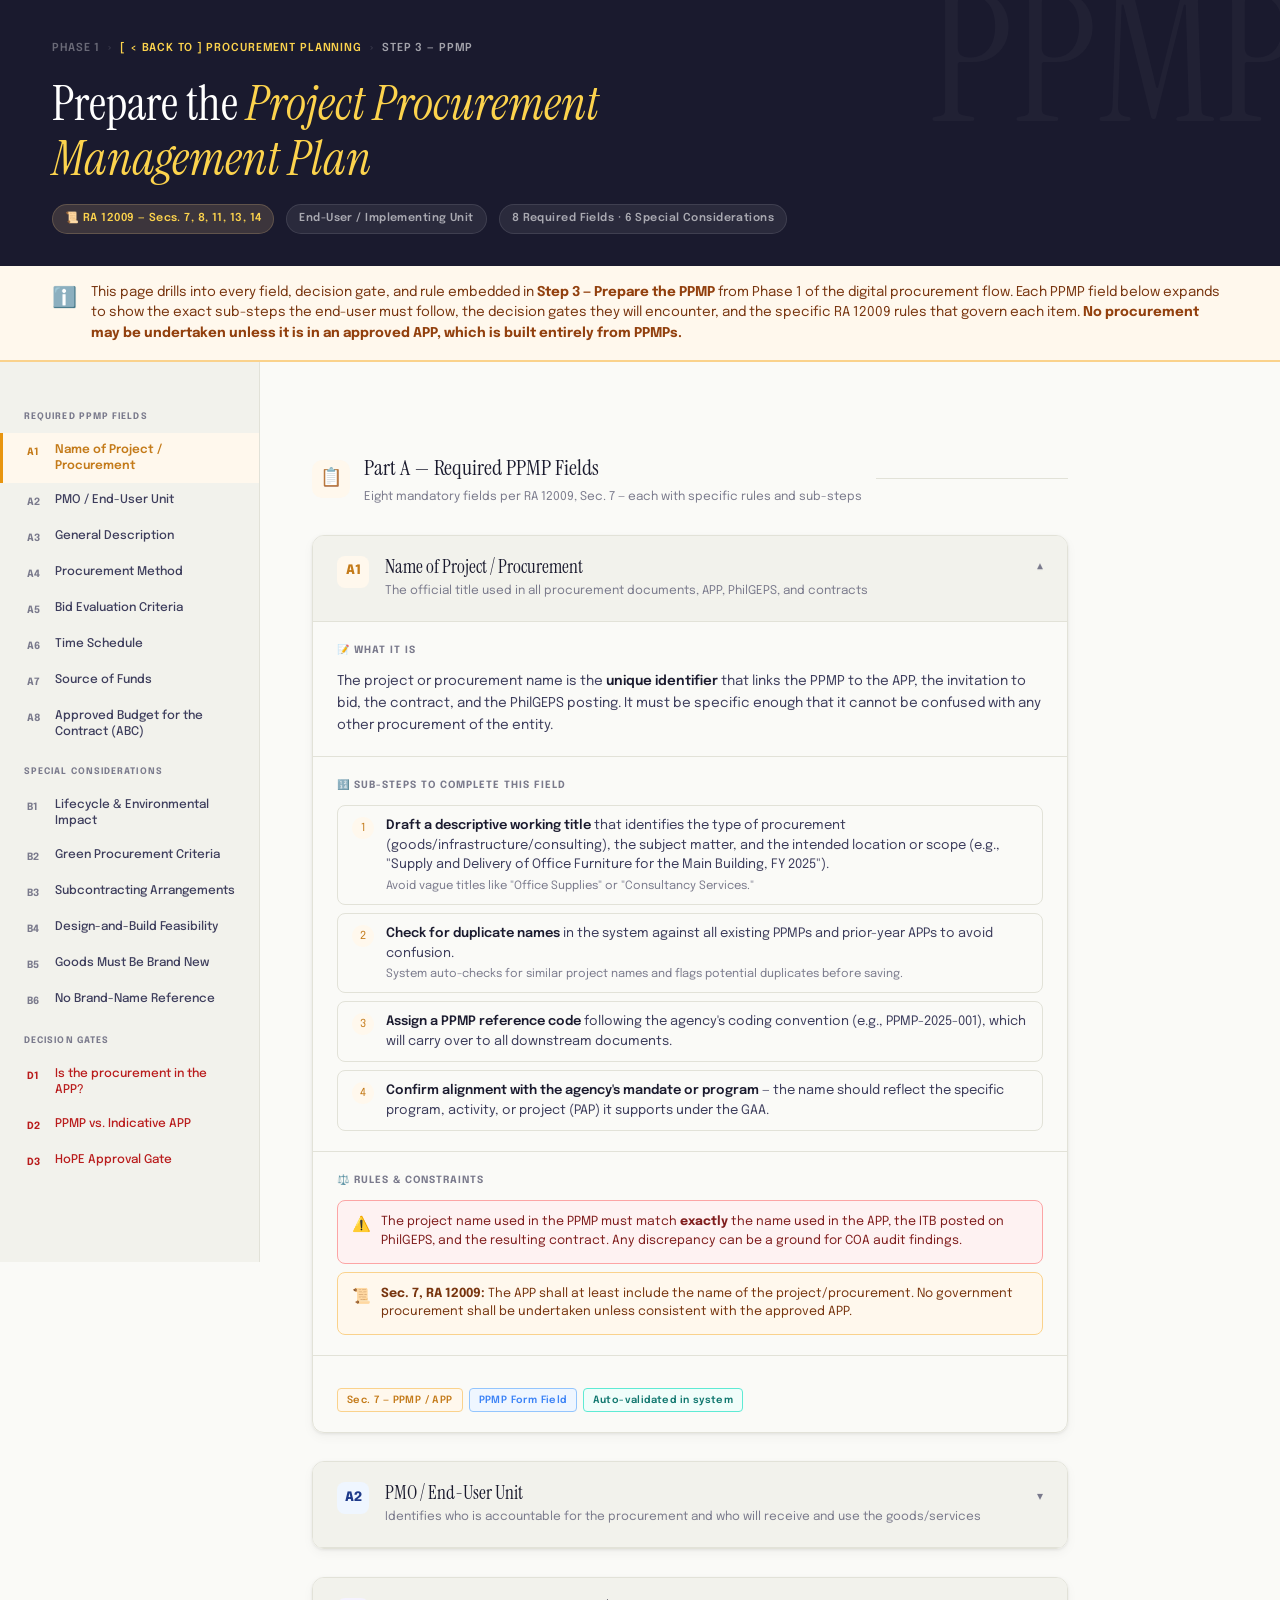
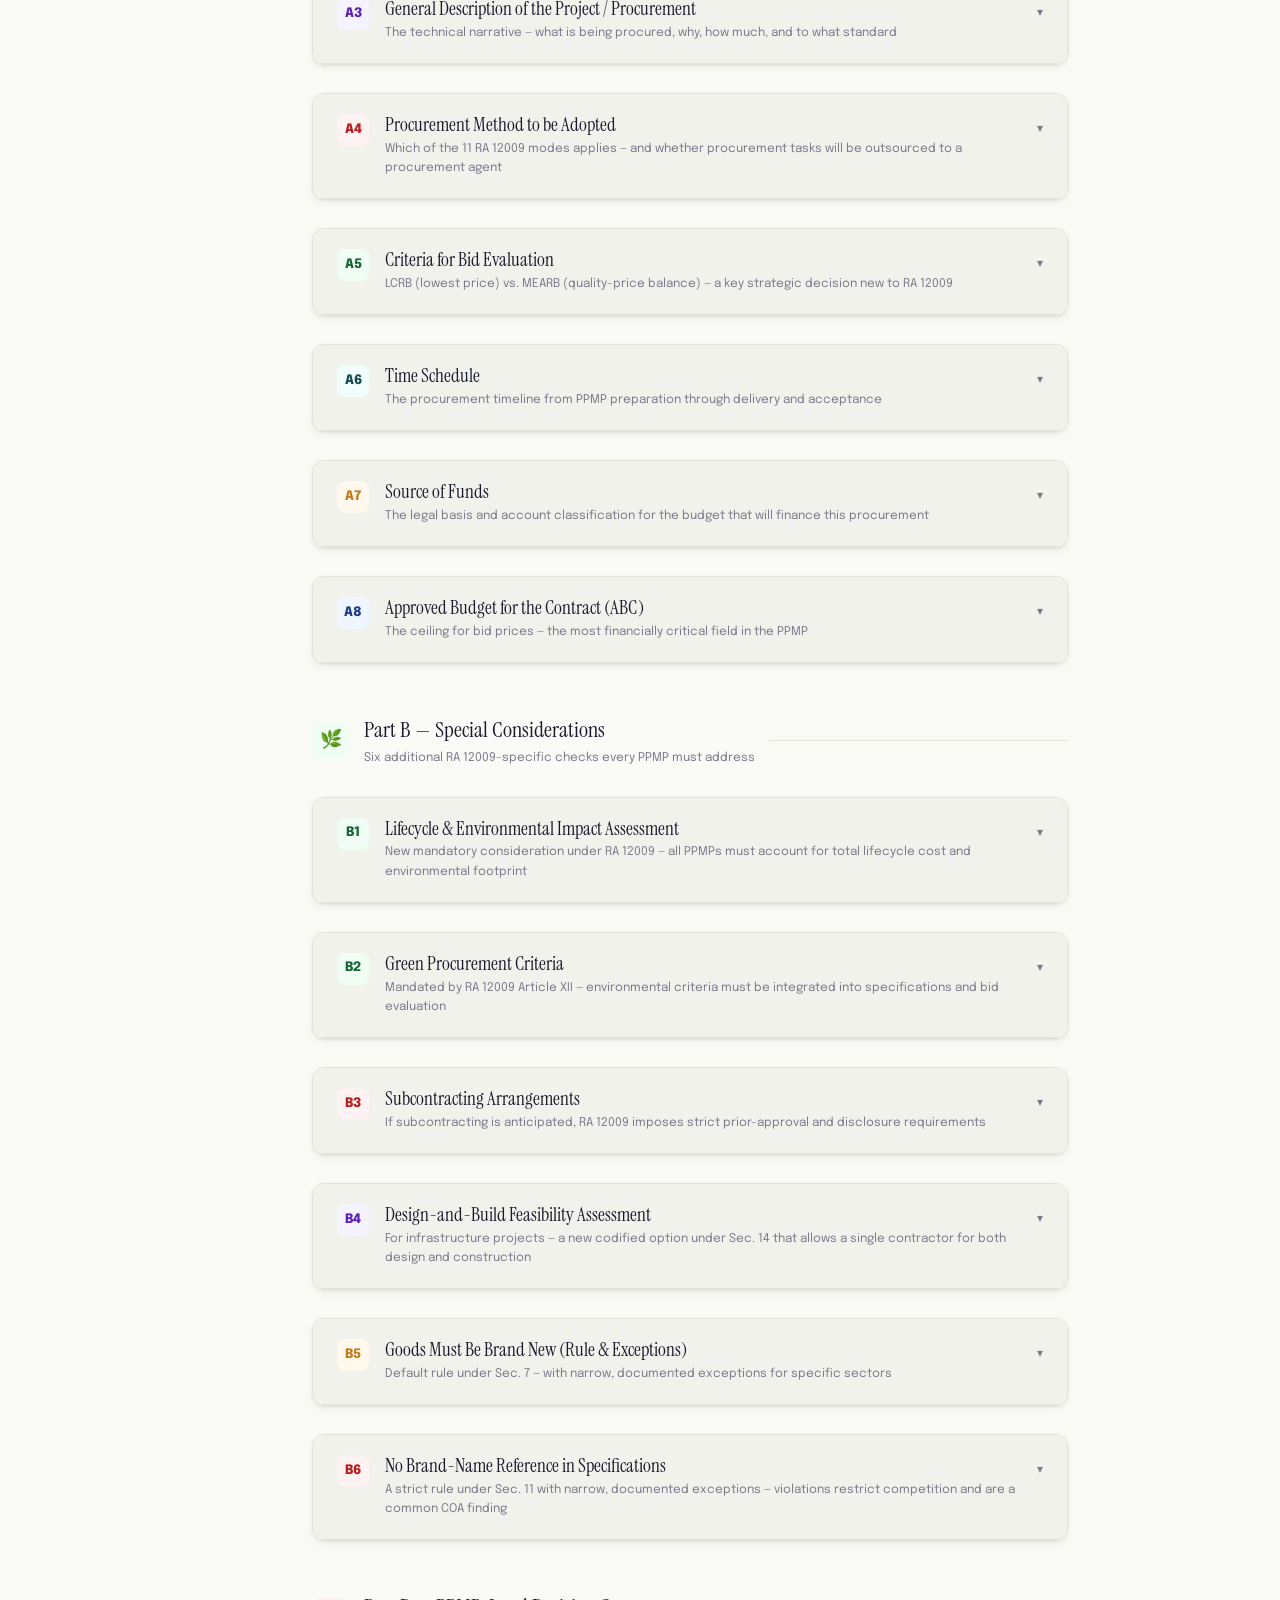
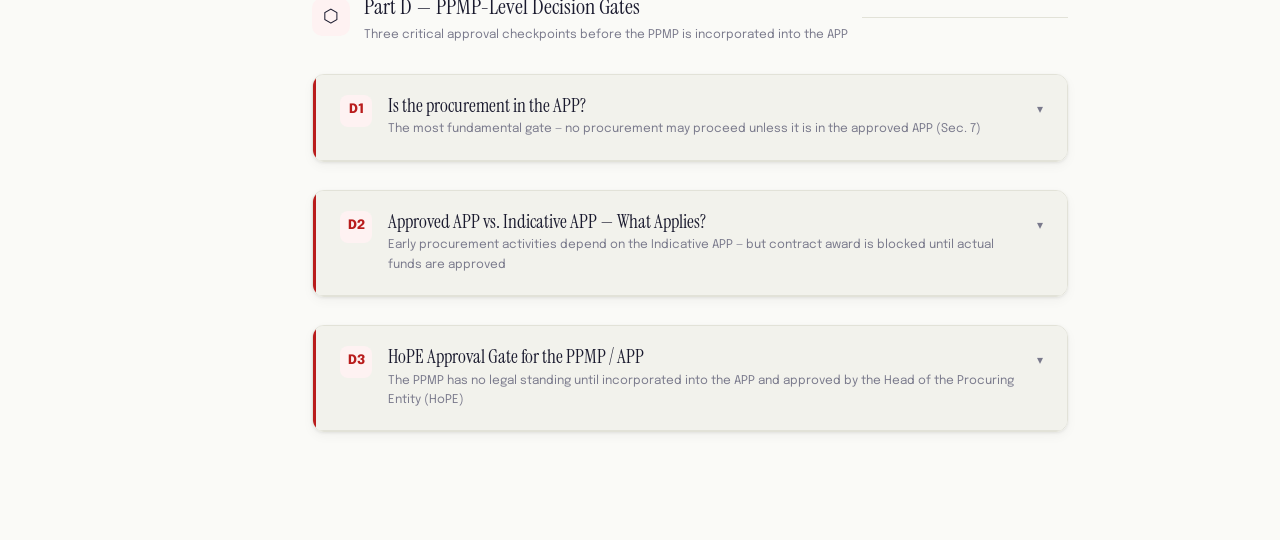
<file: ppmp.html>
<!DOCTYPE html>
<html lang="en">
<head>
<meta charset="UTF-8">
<meta name="viewport" content="width=device-width, initial-scale=1.0">
<title>PPMP — Detailed Sub-Steps & Decision Gates</title>
<link href="https://fonts.googleapis.com/css2?family=Instrument+Serif:ital@0;1&family=Epilogue:wght@300;400;500;600;700;800&display=swap" rel="stylesheet">
<style>
:root {
  --ink: #1a1a2e;
  --ink2: #2d2d44;
  --ink3: #3d3d5c;
  --paper: #fafaf7;
  --paper2: #f2f2ec;
  --paper3: #e8e8df;
  --amber: #c47b1a;
  --amber2: #e8950f;
  --amber-light: #fff8ed;
  --amber-border: #fad28c;
  --red: #b91c1c;
  --red-light: #fef2f2;
  --red-border: #fca5a5;
  --green: #166534;
  --green-light: #f0fdf4;
  --green-border: #86efac;
  --blue: #1e3a8a;
  --blue-light: #eff6ff;
  --blue-border: #93c5fd;
  --violet: #5b21b6;
  --violet-light: #f5f3ff;
  --violet-border: #c4b5fd;
  --teal: #134e4a;
  --teal-light: #f0fdfa;
  --teal-border: #5eead4;
  --muted: #7a7a8c;
  --border: #e2e2d8;
  --shadow: 0 1px 3px rgba(0,0,0,0.08), 0 4px 12px rgba(0,0,0,0.04);
  --shadow-md: 0 4px 16px rgba(0,0,0,0.1), 0 1px 4px rgba(0,0,0,0.06);
}

* { margin:0; padding:0; box-sizing:border-box; }

body {
  background: var(--paper);
  color: var(--ink);
  font-family: 'Epilogue', sans-serif;
  line-height: 1.6;
  min-height: 100vh;
}

/* ── MASTHEAD ── */
.masthead {
  background: var(--ink);
  padding: 0;
  position: relative;
  overflow: hidden;
}
.masthead::after {
  content: 'PPMP';
  position: absolute;
  right: -20px; top: -30px;
  font-family: 'Instrument Serif', serif;
  font-size: 180px;
  color: rgba(255,255,255,0.03);
  line-height: 1;
  pointer-events: none;
  user-select: none;
}
.masthead-inner {
  padding: 40px 52px 32px;
  position: relative;
  z-index: 1;
}
.breadcrumb {
  display: flex;
  align-items: center;
  gap: 8px;
  font-size: 11px;
  font-weight: 600;
  letter-spacing: 0.08em;
  text-transform: uppercase;
  color: rgba(255,255,255,0.35);
  margin-bottom: 18px;
}
.breadcrumb span { color: rgba(255,255,255,0.6); }
.breadcrumb .sep { opacity: 0.3; }
.masthead h1 {
  font-family: 'Instrument Serif', serif;
  font-size: clamp(28px, 4vw, 48px);
  font-weight: 400;
  color: #fff;
  line-height: 1.15;
  max-width: 640px;
}
.masthead h1 em {
  font-style: italic;
  color: #fcd34d;
}
.masthead-meta {
  display: flex;
  flex-wrap: wrap;
  gap: 12px;
  margin-top: 18px;
}
.meta-pill {
  display: inline-flex;
  align-items: center;
  gap: 6px;
  padding: 5px 12px;
  border-radius: 20px;
  font-size: 11px;
  font-weight: 600;
  letter-spacing: 0.04em;
}
.mp-law { background: rgba(250,210,140,0.15); color: #fcd34d; border: 1px solid rgba(250,210,140,0.2); }
.mp-phase { background: rgba(255,255,255,0.07); color: rgba(255,255,255,0.6); border: 1px solid rgba(255,255,255,0.1); }

/* ── INTRO BAR ── */
.intro-bar {
  background: var(--amber-light);
  border-bottom: 2px solid var(--amber-border);
  padding: 16px 52px;
  display: flex;
  align-items: flex-start;
  gap: 14px;
}
.intro-bar-icon { font-size: 20px; flex-shrink: 0; margin-top: 1px; }
.intro-bar-text { font-size: 13.5px; color: #78350f; line-height: 1.55; }
.intro-bar-text strong { color: #92400e; }

/* ── LAYOUT ── */
.layout {
  display: grid;
  grid-template-columns: 260px 1fr;
  min-height: calc(100vh - 200px);
  max-width: 1400px;
  margin: 0 auto;
}

/* ── TOC SIDEBAR ── */
.toc {
  border-right: 1px solid var(--border);
  padding: 32px 0;
  position: sticky;
  top: 0;
  height: 100vh;
  overflow-y: auto;
  background: var(--paper2);
}
.toc-section-label {
  font-size: 9px;
  font-weight: 700;
  letter-spacing: 0.12em;
  text-transform: uppercase;
  color: var(--muted);
  padding: 16px 24px 8px;
}
.toc-item {
  display: flex;
  align-items: flex-start;
  gap: 10px;
  padding: 9px 24px;
  cursor: pointer;
  transition: all 0.15s;
  border-left: 3px solid transparent;
  text-decoration: none;
}
.toc-item:hover { background: var(--paper3); }
.toc-item.active {
  background: var(--amber-light);
  border-left-color: var(--amber2);
}
.toc-num {
  font-size: 10px;
  font-weight: 700;
  color: var(--muted);
  min-width: 18px;
  margin-top: 2px;
}
.toc-item.active .toc-num { color: var(--amber); }
.toc-label {
  font-size: 12px;
  font-weight: 500;
  color: var(--ink3);
  line-height: 1.35;
}
.toc-item.active .toc-label { color: var(--amber); font-weight: 600; }
.toc-item.is-decision .toc-label { color: var(--red); }
.toc-item.is-decision .toc-num { color: var(--red); }

/* ── MAIN CONTENT ── */
.content {
  padding: 40px 52px 80px;
  max-width: 860px;
}

/* ── SECTION INTRO ── */
.content-section {
  margin-bottom: 56px;
  scroll-margin-top: 24px;
}

/* ── PPMP ITEM CARD ── */
.ppmp-item {
  border: 1px solid var(--border);
  border-radius: 12px;
  overflow: hidden;
  margin-bottom: 28px;
  box-shadow: var(--shadow);
  transition: box-shadow 0.2s;
}
.ppmp-item:hover { box-shadow: var(--shadow-md); }

.ppmp-item-header {
  display: flex;
  align-items: flex-start;
  gap: 16px;
  padding: 20px 24px;
  background: var(--paper2);
  border-bottom: 1px solid var(--border);
  cursor: pointer;
  user-select: none;
}
.ppmp-item-header:hover { background: var(--paper3); }

.item-num-badge {
  width: 32px; height: 32px;
  border-radius: 8px;
  display: flex;
  align-items: center;
  justify-content: center;
  font-size: 13px;
  font-weight: 800;
  flex-shrink: 0;
  font-family: 'Epilogue', sans-serif;
}

.item-header-text { flex: 1; }
.item-field-name {
  font-family: 'Instrument Serif', serif;
  font-size: 19px;
  font-weight: 400;
  color: var(--ink);
  line-height: 1.2;
}
.item-field-sub {
  font-size: 12px;
  color: var(--muted);
  margin-top: 3px;
}
.item-toggle {
  color: var(--muted);
  font-size: 12px;
  padding-top: 6px;
  transition: transform 0.2s;
  flex-shrink: 0;
}
.ppmp-item.open .item-toggle { transform: rotate(180deg); }

.ppmp-item-body {
  display: none;
  padding: 0;
}
.ppmp-item.open .ppmp-item-body { display: block; }

/* ── INNER SECTIONS ── */
.body-section {
  padding: 20px 24px;
  border-bottom: 1px solid var(--border);
}
.body-section:last-child { border-bottom: none; }

.body-section-title {
  font-size: 10px;
  font-weight: 700;
  letter-spacing: 0.1em;
  text-transform: uppercase;
  color: var(--muted);
  margin-bottom: 12px;
  display: flex;
  align-items: center;
  gap: 6px;
}

/* Description prose */
.prose {
  font-size: 13.5px;
  color: var(--ink3);
  line-height: 1.65;
}
.prose strong { color: var(--ink); font-weight: 600; }
.prose em { font-style: italic; color: var(--ink2); }

/* Substep list */
.substep-list {
  display: flex;
  flex-direction: column;
  gap: 8px;
}
.substep {
  display: flex;
  gap: 12px;
  align-items: flex-start;
  padding: 10px 14px;
  border-radius: 8px;
  background: var(--paper);
  border: 1px solid var(--border);
  font-size: 13px;
  color: var(--ink3);
  line-height: 1.5;
  transition: background 0.15s;
}
.substep:hover { background: var(--paper2); }
.substep-icon {
  width: 22px; height: 22px;
  border-radius: 50%;
  display: flex;
  align-items: center;
  justify-content: center;
  font-size: 11px;
  flex-shrink: 0;
  margin-top: 1px;
}
.substep-text strong { color: var(--ink); font-weight: 600; }
.substep-sub {
  font-size: 11.5px;
  color: var(--muted);
  margin-top: 3px;
  line-height: 1.4;
}

/* Decision gate */
.decision-gate {
  border: 1px solid var(--red-border);
  border-radius: 10px;
  background: var(--red-light);
  overflow: hidden;
  margin-top: 4px;
}
.decision-gate-header {
  display: flex;
  align-items: center;
  gap: 10px;
  padding: 12px 16px;
  background: rgba(185,28,28,0.05);
  border-bottom: 1px solid var(--red-border);
}
.decision-gate-header .dg-icon { font-size: 16px; }
.decision-gate-header .dg-label {
  font-size: 9px;
  font-weight: 700;
  letter-spacing: 0.1em;
  text-transform: uppercase;
  color: var(--red);
}
.decision-gate-header .dg-question {
  font-size: 13px;
  font-weight: 600;
  color: var(--red);
  margin-left: 4px;
}
.decision-paths-grid {
  display: grid;
  grid-template-columns: 1fr 1fr;
  gap: 0;
}
@media (max-width: 600px) { .decision-paths-grid { grid-template-columns: 1fr; } }
.decision-path-block {
  padding: 14px 16px;
  border-right: 1px solid var(--red-border);
}
.decision-path-block:last-child { border-right: none; }
.dpb-outcome {
  display: inline-flex;
  align-items: center;
  gap: 5px;
  padding: 2px 9px;
  border-radius: 20px;
  font-size: 10px;
  font-weight: 700;
  letter-spacing: 0.04em;
  margin-bottom: 8px;
}
.outcome-yes { background: var(--green-light); color: var(--green); border: 1px solid var(--green-border); }
.outcome-no { background: var(--red-light); color: var(--red); border: 1px solid var(--red-border); }
.outcome-maybe { background: var(--amber-light); color: var(--amber); border: 1px solid var(--amber-border); }
.dpb-label { font-size: 11px; font-weight: 700; color: var(--ink2); margin-bottom: 4px; }
.dpb-actions {
  list-style: none;
  padding: 0;
}
.dpb-actions li {
  font-size: 12px;
  color: var(--ink3);
  padding: 2px 0;
  padding-left: 12px;
  position: relative;
  line-height: 1.4;
}
.dpb-actions li::before { content: '→'; position: absolute; left: 0; color: var(--muted); font-size: 10px; top: 3px; }

/* Rule / regulation box */
.rule-box {
  display: flex;
  gap: 10px;
  padding: 12px 14px;
  border-radius: 8px;
  font-size: 12.5px;
  line-height: 1.5;
  margin-top: 4px;
}
.rule-box.rb-law { background: var(--amber-light); border: 1px solid var(--amber-border); color: #78350f; }
.rule-box.rb-tip { background: var(--blue-light); border: 1px solid var(--blue-border); color: #1e3a8a; }
.rule-box.rb-warn { background: var(--red-light); border: 1px solid var(--red-border); color: #7f1d1d; }
.rule-box.rb-ok { background: var(--green-light); border: 1px solid var(--green-border); color: #14532d; }
.rule-box.rb-system { background: var(--teal-light); border: 1px solid var(--teal-border); color: #134e4a; }
.rule-icon { font-size: 15px; flex-shrink: 0; margin-top: 1px; }
.rule-text strong { font-weight: 700; }

/* Tag row */
.tag-row { display: flex; flex-wrap: wrap; gap: 6px; margin-top: 12px; }
.tag {
  font-size: 10px;
  font-weight: 600;
  padding: 3px 9px;
  border-radius: 4px;
  letter-spacing: 0.04em;
}
.tag-law { background: var(--amber-light); color: var(--amber); border: 1px solid var(--amber-border); }
.tag-doc { background: var(--blue-light); color: #3b82f6; border: 1px solid var(--blue-border); }
.tag-sys { background: var(--teal-light); color: #0f766e; border: 1px solid var(--teal-border); }
.tag-warn { background: var(--red-light); color: var(--red); border: 1px solid var(--red-border); }

/* Two-col grid */
.two-col {
  display: grid;
  grid-template-columns: 1fr 1fr;
  gap: 14px;
}
@media (max-width: 640px) { .two-col { grid-template-columns: 1fr; } }

/* Info box */
.info-box {
  background: var(--paper);
  border: 1px solid var(--border);
  border-radius: 8px;
  padding: 14px 16px;
}
.info-box h5 {
  font-size: 10px;
  font-weight: 700;
  letter-spacing: 0.08em;
  text-transform: uppercase;
  color: var(--muted);
  margin-bottom: 8px;
}
.info-box ul { list-style: none; padding: 0; }
.info-box ul li {
  font-size: 12.5px;
  color: var(--ink3);
  padding: 3px 0;
  padding-left: 14px;
  position: relative;
  line-height: 1.45;
}
.info-box ul li::before {
  content: '·';
  position: absolute;
  left: 4px;
  color: var(--amber2);
  font-weight: bold;
  font-size: 14px;
  line-height: 1.2;
}

/* Section header divider */
.section-divider {
  display: flex;
  align-items: center;
  gap: 14px;
  margin: 48px 0 28px;
}
.section-divider-icon {
  width: 38px; height: 38px;
  border-radius: 10px;
  display: flex;
  align-items: center;
  justify-content: center;
  font-size: 18px;
  flex-shrink: 0;
}
.section-divider-text h3 {
  font-family: 'Instrument Serif', serif;
  font-size: 22px;
  font-weight: 400;
  color: var(--ink);
}
.section-divider-text p {
  font-size: 12px;
  color: var(--muted);
  margin-top: 2px;
}
.section-divider-line {
  flex: 1;
  height: 1px;
  background: var(--border);
}

/* Scrollbar */
.toc::-webkit-scrollbar { width: 3px; }
.toc::-webkit-scrollbar-thumb { background: var(--border); }
.content::-webkit-scrollbar { width: 4px; }
.content::-webkit-scrollbar-thumb { background: var(--border); }

/* Active highlight state */
.ppmp-item.highlighted { border-color: var(--amber2); }

/* Mobile */
@media (max-width: 768px) {
  .layout { grid-template-columns: 1fr; }
  .toc { display: none; }
  .content { padding: 28px 24px 60px; }
  .masthead-inner { padding: 28px 24px 24px; }
  .intro-bar { padding: 14px 24px; }
}

/* ── My custom styles ── */
.my-link {
    color: #fcd34d;
    text-decoration: none !important;
  }
  .float-l {
  	display: inline-block;
    float: left;
  }
  .float-r {
  	display: inline-block;
    float: right;
  }
</style>
</head>
<body>

<!-- MASTHEAD -->
<div class="masthead">
  <div class="masthead-inner">
    <div class="breadcrumb">
      Phase 1 <span class="sep">›</span> <a class="my-link" href="pm-system.html" target="_self">[ &lt; Back to ] Procurement Planning</a> <span class="sep">›</span> <span>Step 3 — PPMP</span>
    </div>
    <h1>Prepare the <em>Project Procurement<br>Management Plan</em></h1>
    <div class="masthead-meta">
      <span class="meta-pill mp-law">📜 RA 12009 — Secs. 7, 8, 11, 13, 14</span>
      <span class="meta-pill mp-phase">End-User / Implementing Unit</span>
      <span class="meta-pill mp-phase">8 Required Fields · 6 Special Considerations</span>
    </div>
  </div>
</div>

<!-- INTRO BAR -->
<div class="intro-bar">
  <div class="intro-bar-icon">ℹ️</div>
  <div class="intro-bar-text">
    This page drills into every field, decision gate, and rule embedded in <strong>Step 3 — Prepare the PPMP</strong> from Phase 1 of the digital procurement flow. Each PPMP field below expands to show the exact sub-steps the end-user must follow, the decision gates they will encounter, and the specific RA 12009 rules that govern each item. <strong>No procurement may be undertaken unless it is in an approved APP, which is built entirely from PPMPs.</strong>
  </div>
</div>

<div class="layout">

  <!-- TOC -->
  <div class="toc">
    <div class="toc-section-label">Required PPMP Fields</div>
    <a class="toc-item active" onclick="scrollTo('f1')"><span class="toc-num">A1</span><span class="toc-label">Name of Project / Procurement</span></a>
    <a class="toc-item" onclick="scrollTo('f2')"><span class="toc-num">A2</span><span class="toc-label">PMO / End-User Unit</span></a>
    <a class="toc-item" onclick="scrollTo('f3')"><span class="toc-num">A3</span><span class="toc-label">General Description</span></a>
    <a class="toc-item" onclick="scrollTo('f4')"><span class="toc-num">A4</span><span class="toc-label">Procurement Method</span></a>
    <a class="toc-item" onclick="scrollTo('f5')"><span class="toc-num">A5</span><span class="toc-label">Bid Evaluation Criteria</span></a>
    <a class="toc-item" onclick="scrollTo('f6')"><span class="toc-num">A6</span><span class="toc-label">Time Schedule</span></a>
    <a class="toc-item" onclick="scrollTo('f7')"><span class="toc-num">A7</span><span class="toc-label">Source of Funds</span></a>
    <a class="toc-item" onclick="scrollTo('f8')"><span class="toc-num">A8</span><span class="toc-label">Approved Budget for the Contract (ABC)</span></a>
    <div class="toc-section-label">Special Considerations</div>
    <a class="toc-item" onclick="scrollTo('s1')"><span class="toc-num">B1</span><span class="toc-label">Lifecycle & Environmental Impact</span></a>
    <a class="toc-item" onclick="scrollTo('s2')"><span class="toc-num">B2</span><span class="toc-label">Green Procurement Criteria</span></a>
    <a class="toc-item" onclick="scrollTo('s3')"><span class="toc-num">B3</span><span class="toc-label">Subcontracting Arrangements</span></a>
    <a class="toc-item" onclick="scrollTo('s4')"><span class="toc-num">B4</span><span class="toc-label">Design-and-Build Feasibility</span></a>
    <a class="toc-item" onclick="scrollTo('s5')"><span class="toc-num">B5</span><span class="toc-label">Goods Must Be Brand New</span></a>
    <a class="toc-item" onclick="scrollTo('s6')"><span class="toc-num">B6</span><span class="toc-label">No Brand-Name Reference</span></a>
    <div class="toc-section-label">Decision Gates</div>
    <a class="toc-item is-decision" onclick="scrollTo('d1')"><span class="toc-num">D1</span><span class="toc-label">Is the procurement in the APP?</span></a>
    <a class="toc-item is-decision" onclick="scrollTo('d2')"><span class="toc-num">D2</span><span class="toc-label">PPMP vs. Indicative APP</span></a>
    <a class="toc-item is-decision" onclick="scrollTo('d3')"><span class="toc-num">D3</span><span class="toc-label">HoPE Approval Gate</span></a>
  </div>

  <!-- CONTENT -->
  <div class="content">

    <!-- ══════════════════════════════════
         PART A: REQUIRED PPMP FIELDS
    ══════════════════════════════════ -->
    <div class="section-divider">
      <div class="section-divider-icon" style="background:#fff8ed;">📋</div>
      <div class="section-divider-text">
        <h3>Part A — Required PPMP Fields</h3>
        <p>Eight mandatory fields per RA 12009, Sec. 7 — each with specific rules and sub-steps</p>
      </div>
      <div class="section-divider-line"></div>
    </div>

    <!-- ── A1: NAME ── -->
    <div class="ppmp-item open" id="f1">
      <div class="ppmp-item-header" onclick="toggleItem(this.parentElement)">
        <div class="item-num-badge" style="background:#fff8ed;color:#c47b1a;">A1</div>
        <div class="item-header-text">
          <div class="item-field-name">Name of Project / Procurement</div>
          <div class="item-field-sub">The official title used in all procurement documents, APP, PhilGEPS, and contracts</div>
        </div>
        <div class="item-toggle">▾</div>
      </div>
      <div class="ppmp-item-body">
        <div class="body-section">
          <div class="body-section-title">📝 What It Is</div>
          <p class="prose">The project or procurement name is the <strong>unique identifier</strong> that links the PPMP to the APP, the invitation to bid, the contract, and the PhilGEPS posting. It must be specific enough that it cannot be confused with any other procurement of the entity.</p>
        </div>
        <div class="body-section">
          <div class="body-section-title">🔢 Sub-Steps to Complete This Field</div>
          <div class="substep-list">
            <div class="substep">
              <div class="substep-icon" style="background:#fff8ed;color:#c47b1a;">1</div>
              <div class="substep-text">
                <strong>Draft a descriptive working title</strong> that identifies the type of procurement (goods/infrastructure/consulting), the subject matter, and the intended location or scope (e.g., "Supply and Delivery of Office Furniture for the Main Building, FY 2025").
                <div class="substep-sub">Avoid vague titles like "Office Supplies" or "Consultancy Services."</div>
              </div>
            </div>
            <div class="substep">
              <div class="substep-icon" style="background:#fff8ed;color:#c47b1a;">2</div>
              <div class="substep-text">
                <strong>Check for duplicate names</strong> in the system against all existing PPMPs and prior-year APPs to avoid confusion.
                <div class="substep-sub">System auto-checks for similar project names and flags potential duplicates before saving.</div>
              </div>
            </div>
            <div class="substep">
              <div class="substep-icon" style="background:#fff8ed;color:#c47b1a;">3</div>
              <div class="substep-text">
                <strong>Assign a PPMP reference code</strong> following the agency's coding convention (e.g., PPMP-2025-001), which will carry over to all downstream documents.
              </div>
            </div>
            <div class="substep">
              <div class="substep-icon" style="background:#fff8ed;color:#c47b1a;">4</div>
              <div class="substep-text">
                <strong>Confirm alignment with the agency's mandate or program</strong> — the name should reflect the specific program, activity, or project (PAP) it supports under the GAA.
              </div>
            </div>
          </div>
        </div>
        <div class="body-section">
          <div class="body-section-title">⚖️ Rules & Constraints</div>
          <div class="rule-box rb-warn">
            <div class="rule-icon">⚠️</div>
            <div class="rule-text">The project name used in the PPMP must match <strong>exactly</strong> the name used in the APP, the ITB posted on PhilGEPS, and the resulting contract. Any discrepancy can be a ground for COA audit findings.</div>
          </div>
          <div class="rule-box rb-law" style="margin-top:8px;">
            <div class="rule-icon">📜</div>
            <div class="rule-text"><strong>Sec. 7, RA 12009:</strong> The APP shall at least include the name of the project/procurement. No government procurement shall be undertaken unless consistent with the approved APP.</div>
          </div>
        </div>
        <div class="body-section">
          <div class="tag-row">
            <span class="tag tag-law">Sec. 7 — PPMP / APP</span>
            <span class="tag tag-doc">PPMP Form Field</span>
            <span class="tag tag-sys">Auto-validated in system</span>
          </div>
        </div>
      </div>
    </div>

    <!-- ── A2: PMO / END-USER ── -->
    <div class="ppmp-item" id="f2">
      <div class="ppmp-item-header" onclick="toggleItem(this.parentElement)">
        <div class="item-num-badge" style="background:#eff6ff;color:#1e3a8a;">A2</div>
        <div class="item-header-text">
          <div class="item-field-name">PMO / End-User Unit</div>
          <div class="item-field-sub">Identifies who is accountable for the procurement and who will receive and use the goods/services</div>
        </div>
        <div class="item-toggle">▾</div>
      </div>
      <div class="ppmp-item-body">
        <div class="body-section">
          <div class="body-section-title">📝 What It Is</div>
          <p class="prose">This field identifies the <strong>Project Management Office (PMO)</strong> or the specific <strong>end-user unit / implementing unit</strong> that is initiating the procurement. It establishes accountability — this unit is responsible for the technical specifications, the statement of need, and post-delivery acceptance.</p>
        </div>
        <div class="body-section">
          <div class="body-section-title">🔢 Sub-Steps</div>
          <div class="substep-list">
            <div class="substep">
              <div class="substep-icon" style="background:#eff6ff;color:#1e3a8a;">1</div>
              <div class="substep-text"><strong>Identify the originating unit</strong> — the division, department, or project office that identified the need and prepared the Purchase Request.</div>
            </div>
            <div class="substep">
              <div class="substep-icon" style="background:#eff6ff;color:#1e3a8a;">2</div>
              <div class="substep-text"><strong>Designate a unit focal person</strong> who will be the technical counterpart to the BAC and TWG throughout the procurement process. This person must be available for the pre-procurement and pre-bid conferences.</div>
            </div>
            <div class="substep">
              <div class="substep-icon" style="background:#eff6ff;color:#1e3a8a;">3</div>
              <div class="substep-text">
                <strong>Confirm the unit is within the Procuring Entity's organizational structure.</strong> For decentralized agencies, identify whether HoPE functions are delegated.
                <div class="substep-sub">In decentralized agencies, the head of the decentralized unit is the HoPE for that unit's procurements (Sec. 5(n)).</div>
              </div>
            </div>
          </div>
        </div>
        <div class="body-section">
          <div class="body-section-title">⚖️ Rules</div>
          <div class="rule-box rb-law">
            <div class="rule-icon">📜</div>
            <div class="rule-text"><strong>Sec. 5(j), RA 12009:</strong> The End-User or Implementing Unit is the organic office within the Procuring Entity that <em>identifies, plans, prepares, designs, and implements</em> the procurement project based on its mandate.</div>
          </div>
          <div class="rule-box rb-tip" style="margin-top:8px;">
            <div class="rule-icon">💡</div>
            <div class="rule-text">The end-user unit is <strong>responsible for preparing all technical specifications</strong> (scope of work, ToR, plans). The BAC only facilitates the process — it does not write specs on behalf of end-users.</div>
          </div>
        </div>
        <div class="body-section"><div class="tag-row"><span class="tag tag-law">Sec. 5(j) & 5(n)</span><span class="tag tag-doc">PPMP Form Field</span></div></div>
      </div>
    </div>

    <!-- ── A3: GENERAL DESCRIPTION ── -->
    <div class="ppmp-item" id="f3">
      <div class="ppmp-item-header" onclick="toggleItem(this.parentElement)">
        <div class="item-num-badge" style="background:#f5f3ff;color:#5b21b6;">A3</div>
        <div class="item-header-text">
          <div class="item-field-name">General Description of the Project / Procurement</div>
          <div class="item-field-sub">The technical narrative — what is being procured, why, how much, and to what standard</div>
        </div>
        <div class="item-toggle">▾</div>
      </div>
      <div class="ppmp-item-body">
        <div class="body-section">
          <div class="body-section-title">📝 What It Is</div>
          <p class="prose">The general description provides a concise but <strong>sufficiently detailed narrative</strong> of what is being procured, the quantity, the intended purpose, and the performance or quality standard required. It serves as the basis for the technical specifications in the full bidding documents.</p>
        </div>
        <div class="body-section">
          <div class="body-section-title">🔢 Sub-Steps</div>
          <div class="substep-list">
            <div class="substep">
              <div class="substep-icon" style="background:#f5f3ff;color:#5b21b6;">1</div>
              <div class="substep-text">
                <strong>State the object of procurement clearly</strong> — specify whether it is Goods, Infrastructure, or Consulting Services. These are treated differently under RA 12009.
                <div class="substep-sub">Goods = supplies, materials, equipment, non-personal services; Infrastructure = construction/repair; Consulting = technical/professional services.</div>
              </div>
            </div>
            <div class="substep">
              <div class="substep-icon" style="background:#f5f3ff;color:#5b21b6;">2</div>
              <div class="substep-text">
                <strong>Specify quantity and unit of measure</strong> — e.g., "500 units of office chairs" or "1 lot rehabilitation of 3-storey building." Vague quantities will be flagged in the pre-procurement conference.
              </div>
            </div>
            <div class="substep">
              <div class="substep-icon" style="background:#f5f3ff;color:#5b21b6;">3</div>
              <div class="substep-text">
                <strong>Describe performance or functional requirements</strong> — not brand names or models. Refer to relevant PNS, ISO, or other product standards as applicable (Sec. 11).
              </div>
            </div>
            <div class="substep">
              <div class="substep-icon" style="background:#f5f3ff;color:#5b21b6;">4</div>
              <div class="substep-text">
                <strong>State the purpose / justification</strong> — link the procurement to a specific government program, activity, or project (PAP) and explain why it is essential for operations.
              </div>
            </div>
            <div class="substep">
              <div class="substep-icon" style="background:#f5f3ff;color:#5b21b6;">5</div>
              <div class="substep-text">
                <strong>Indicate delivery location(s)</strong> — specify where goods are to be delivered or where the infrastructure project is located.
              </div>
            </div>
          </div>
        </div>
        <div class="body-section">
          <div class="body-section-title">⚖️ Rules</div>
          <div class="rule-box rb-warn">
            <div class="rule-icon">⚠️</div>
            <div class="rule-text"><strong>No brand-name reference is allowed</strong> in the description (Sec. 11). Exception: only for reasons of technical compatibility, interoperability, or preservation of supplier warranty — and the justification must be stated explicitly.</div>
          </div>
          <div class="rule-box rb-law" style="margin-top:8px;">
            <div class="rule-icon">📜</div>
            <div class="rule-text"><strong>Sec. 11, RA 12009:</strong> Specifications shall be based on relevant characteristics, performance or functionality requirements, or product/service standards by appropriate government entities or similar international bodies.</div>
          </div>
        </div>
        <div class="body-section"><div class="tag-row"><span class="tag tag-law">Sec. 11 — Specifications</span><span class="tag tag-doc">Technical Specs Draft</span><span class="tag tag-warn">No brand names</span></div></div>
      </div>
    </div>

    <!-- ── A4: PROCUREMENT METHOD ── -->
    <div class="ppmp-item" id="f4">
      <div class="ppmp-item-header" onclick="toggleItem(this.parentElement)">
        <div class="item-num-badge" style="background:#fef2f2;color:#b91c1c;">A4</div>
        <div class="item-header-text">
          <div class="item-field-name">Procurement Method to be Adopted</div>
          <div class="item-field-sub">Which of the 11 RA 12009 modes applies — and whether procurement tasks will be outsourced to a procurement agent</div>
        </div>
        <div class="item-toggle">▾</div>
      </div>
      <div class="ppmp-item-body">
        <div class="body-section">
          <div class="body-section-title">📝 What It Is</div>
          <p class="prose">This field specifies the <strong>mode of procurement</strong> the end-user is recommending, based on the nature and value of the procurement. The BAC makes the final determination, but the end-user's recommendation in the PPMP starts the process. It also indicates whether procurement will be outsourced to a <strong>procurement agent</strong> (Sec. 15).</p>
        </div>
        <div class="body-section">
          <div class="body-section-title">🔢 Sub-Steps</div>
          <div class="substep-list">
            <div class="substep">
              <div class="substep-icon" style="background:#fef2f2;color:#b91c1c;">1</div>
              <div class="substep-text">
                <strong>Check if the item is a Common-Use Supply (CSE)</strong> available in the PS-DBM catalogue (PhilGEPS electronic catalogue).
                <div class="substep-sub">If YES → procurement must go through PS-DBM. No bidding required. Skip to Direct Purchase from PS-DBM. (Sec. 40)</div>
              </div>
            </div>
            <div class="substep">
              <div class="substep-icon" style="background:#fef2f2;color:#b91c1c;">2</div>
              <div class="substep-text">
                <strong>Apply the GPPB Decision Tree (Sec. 6)</strong> — the system provides a built-in decision tree to guide the user through the correct mode based on: (a) type of procurement, (b) ABC value, (c) urgency, (d) number of available suppliers, (e) specialty/complexity.
              </div>
            </div>
            <div class="substep">
              <div class="substep-icon" style="background:#fef2f2;color:#b91c1c;">3</div>
              <div class="substep-text">
                <strong>Select the recommended mode</strong> from the 11 available under RA 12009 and document the justification. Competitive Bidding is the default; all alternative modes require specific legal grounds.
              </div>
            </div>
            <div class="substep">
              <div class="substep-icon" style="background:#fef2f2;color:#b91c1c;">4</div>
              <div class="substep-text">
                <strong>Indicate if procurement tasks will be outsourced</strong> to a Procurement Agent under Sec. 15 (i.e., the procuring entity lacks the capability). If YES, identify the government agency expert that will act as agent.
              </div>
            </div>
          </div>
        </div>
        <div class="body-section">
          <div class="body-section-title">⬡ Decision Gate — Mode Selection</div>
          <div class="decision-gate">
            <div class="decision-gate-header">
              <div class="dg-icon">⬡</div>
              <div>
                <div class="dg-label">Decision Gate · A4</div>
                <div class="dg-question">Is the ABC at or below ₱2,000,000 and goods are not in PS-DBM?</div>
              </div>
            </div>
            <div class="decision-paths-grid">
              <div class="decision-path-block">
                <div class="dpb-outcome outcome-yes">✓ YES</div>
                <div class="dpb-label">Small Value Procurement</div>
                <ul class="dpb-actions">
                  <li>Request at least 3 price quotations</li>
                  <li>1 responsive quotation is sufficient to proceed</li>
                  <li>No formal bidding required</li>
                  <li>Threshold subject to periodic GPPB review</li>
                </ul>
              </div>
              <div class="decision-path-block">
                <div class="dpb-outcome outcome-no">✗ NO (ABC exceeds ₱2M)</div>
                <div class="dpb-label">Competitive Bidding (default)</div>
                <ul class="dpb-actions">
                  <li>Proceed with full competitive bidding process</li>
                  <li>Unless a specific exception under Secs. 28–37 applies</li>
                  <li>Document the justification for any alternative mode</li>
                </ul>
              </div>
            </div>
          </div>
          <div class="decision-gate" style="margin-top:10px;">
            <div class="decision-gate-header">
              <div class="dg-icon">⬡</div>
              <div>
                <div class="dg-label">Decision Gate · A4-B</div>
                <div class="dg-question">Is the procurement proprietary, exclusive, or sole-source in nature?</div>
              </div>
            </div>
            <div class="decision-paths-grid">
              <div class="decision-path-block">
                <div class="dpb-outcome outcome-yes">✓ YES</div>
                <div class="dpb-label">Direct Contracting (Sec. 31)</div>
                <ul class="dpb-actions">
                  <li>Document that goods are proprietary / patented / copyrighted, or sole exclusive dealer with no substitute</li>
                  <li>BAC must validate this claim</li>
                  <li>Subject to post-qualification process</li>
                </ul>
              </div>
              <div class="decision-path-block">
                <div class="dpb-outcome outcome-no">✗ NO</div>
                <div class="dpb-label">Cannot use Direct Contracting</div>
                <ul class="dpb-actions">
                  <li>Proceed with competitive bidding or applicable alternative mode</li>
                  <li>Claiming sole-source without legal basis = administrative liability (Sec. 92)</li>
                </ul>
              </div>
            </div>
          </div>
        </div>
        <div class="body-section">
          <div class="rule-box rb-law">
            <div class="rule-icon">📜</div>
            <div class="rule-text"><strong>Sec. 26, RA 12009:</strong> The Procuring Entity shall adopt any of the 11 modes consistent with the fit-for-purpose procurement approach. Specific terms and conditions for each mode are in the IRR.</div>
          </div>
          <div class="rule-box rb-warn" style="margin-top:8px;">
            <div class="rule-icon">⚠️</div>
            <div class="rule-text"><strong>Prohibition on Contract Splitting (Sec. 39):</strong> The procurement method must not be chosen to artificially split a procurement that should be bid as one contract into smaller amounts to circumvent competitive bidding thresholds. This is an administrative offense.</div>
          </div>
        </div>
        <div class="body-section"><div class="tag-row"><span class="tag tag-law">Sec. 26 — 11 Modes</span><span class="tag tag-law">Sec. 39 — Anti-Splitting</span><span class="tag tag-law">Sec. 40 — CSE / PS-DBM</span><span class="tag tag-law">Sec. 15 — Procurement Agent</span><span class="tag tag-sys">GPPB Decision Tree (System)</span></div></div>
      </div>
    </div>

    <!-- ── A5: BID EVALUATION CRITERIA ── -->
    <div class="ppmp-item" id="f5">
      <div class="ppmp-item-header" onclick="toggleItem(this.parentElement)">
        <div class="item-num-badge" style="background:#f0fdf4;color:#166534;">A5</div>
        <div class="item-header-text">
          <div class="item-field-name">Criteria for Bid Evaluation</div>
          <div class="item-field-sub">LCRB (lowest price) vs. MEARB (quality-price balance) — a key strategic decision new to RA 12009</div>
        </div>
        <div class="item-toggle">▾</div>
      </div>
      <div class="ppmp-item-body">
        <div class="body-section">
          <div class="body-section-title">📝 What It Is</div>
          <p class="prose">This is one of the most significant new elements introduced by RA 12009. The end-user must recommend <strong>which award criterion</strong> should apply: the <strong>Lowest Calculated Responsive Bid (LCRB)</strong> — which awards purely on price — or the <strong>Most Economically Advantageous Responsive Bid (MEARB)</strong> — which weighs quality factors alongside price. This choice shapes the entire evaluation process.</p>
        </div>
        <div class="body-section">
          <div class="body-section-title">🔢 Sub-Steps</div>
          <div class="substep-list">
            <div class="substep">
              <div class="substep-icon" style="background:#f0fdf4;color:#166534;">1</div>
              <div class="substep-text">
                <strong>Assess whether price alone is sufficient</strong> to identify the best value. For routine, commodity-type goods, LCRB is appropriate. For complex, innovative, or quality-sensitive procurements, MEARB may be better.
              </div>
            </div>
            <div class="substep">
              <div class="substep-icon" style="background:#f0fdf4;color:#166534;">2</div>
              <div class="substep-text">
                <strong>If recommending MEARB:</strong> draft the quality criteria and their relative weights. Under Sec. 61, price must be given a minimum weight of <strong>15%</strong> and a maximum of <strong>40%</strong>, meaning quality criteria collectively carry at least 60% of the total score.
                <div class="substep-sub">Quality criteria may include: technical merit, aesthetics, functionality, approach & methodology, accessibility, tools & equipment, social/environmental/innovative characteristics, staff qualifications, delivery conditions, disposal measures.</div>
              </div>
            </div>
            <div class="substep">
              <div class="substep-icon" style="background:#f0fdf4;color:#166534;">3</div>
              <div class="substep-text">
                <strong>Document the justification</strong> for the chosen criterion. The pre-procurement conference will validate this choice. The BAC, based on the end-user's recommendation, finalizes the criterion.
              </div>
            </div>
            <div class="substep">
              <div class="substep-icon" style="background:#f0fdf4;color:#166534;">4</div>
              <div class="substep-text">
                <strong>For Consulting Services:</strong> the criterion is always the <strong>Highest Rated Bid (HRB)</strong> using a quality-based evaluation — not pure LCRB. The financial proposal is negotiated with the top-ranked bidder.
              </div>
            </div>
          </div>
        </div>
        <div class="body-section">
          <div class="body-section-title">⬡ Decision Gate — LCRB vs. MEARB</div>
          <div class="decision-gate">
            <div class="decision-gate-header">
              <div class="dg-icon">⬡</div>
              <div>
                <div class="dg-label">Decision Gate · A5</div>
                <div class="dg-question">Is this procurement primarily quality-sensitive, complex, or innovative?</div>
              </div>
            </div>
            <div class="decision-paths-grid">
              <div class="decision-path-block">
                <div class="dpb-outcome outcome-yes">✓ YES — Use MEARB</div>
                <div class="dpb-label">Best value = quality + price</div>
                <ul class="dpb-actions">
                  <li>Define quality criteria in the PPMP/bidding docs</li>
                  <li>Set quality weight: 60–85% of total score</li>
                  <li>Set price weight: 15–40% of total score</li>
                  <li>GPPB may also authorize MARB (Most Advantageous Responsive Bid)</li>
                  <li>Must be disclosed in the ITB</li>
                </ul>
              </div>
              <div class="decision-path-block">
                <div class="dpb-outcome outcome-no">✗ NO — Use LCRB</div>
                <div class="dpb-label">Best value = lowest compliant price</div>
                <ul class="dpb-actions">
                  <li>Standard for most goods and infrastructure</li>
                  <li>Bids ranked lowest to highest calculated price</li>
                  <li>No quality score computed</li>
                  <li>ABC is the absolute ceiling — no minimum floor</li>
                </ul>
              </div>
            </div>
          </div>
        </div>
        <div class="body-section">
          <div class="rule-box rb-law">
            <div class="rule-icon">📜</div>
            <div class="rule-text"><strong>Sec. 49 & 61, RA 12009:</strong> At the pre-procurement conference, the BAC shall finally determine whether the contract will be awarded to the LCRB or MEARB, based on the recommendation of the end-user unit.</div>
          </div>
        </div>
        <div class="body-section"><div class="tag-row"><span class="tag tag-law">Sec. 49 — Pre-Procurement Conf.</span><span class="tag tag-law">Sec. 61 — MEARB (price wt: 15–40%)</span><span class="tag tag-law">Sec. 62 — Consulting: HRB</span></div></div>
      </div>
    </div>

    <!-- ── A6: TIME SCHEDULE ── -->
    <div class="ppmp-item" id="f6">
      <div class="ppmp-item-header" onclick="toggleItem(this.parentElement)">
        <div class="item-num-badge" style="background:#f0fdfa;color:#134e4a;">A6</div>
        <div class="item-header-text">
          <div class="item-field-name">Time Schedule</div>
          <div class="item-field-sub">The procurement timeline from PPMP preparation through delivery and acceptance</div>
        </div>
        <div class="item-toggle">▾</div>
      </div>
      <div class="ppmp-item-body">
        <div class="body-section">
          <div class="body-section-title">📝 What It Is</div>
          <p class="prose">The time schedule maps out <strong>all key milestones</strong> in the procurement — from PPMP submission to contract implementation to delivery. It must be realistic, account for all mandatory waiting periods under RA 12009, and align with the fiscal year budget cycle.</p>
        </div>
        <div class="body-section">
          <div class="body-section-title">🔢 Sub-Steps</div>
          <div class="substep-list">
            <div class="substep">
              <div class="substep-icon" style="background:#f0fdfa;color:#134e4a;">1</div>
              <div class="substep-text">
                <strong>Identify the "need date"</strong> — the latest date by which the goods/services must be available to the end-user to avoid disruption to government operations.
              </div>
            </div>
            <div class="substep">
              <div class="substep-icon" style="background:#f0fdfa;color:#134e4a;">2</div>
              <div class="substep-text">
                <strong>Back-calculate the procurement schedule</strong> from the need date, building in all mandatory periods:
                <div class="substep-sub">ITB publication: 7 calendar days · Pre-bid conference: ≥12 days before bid deadline · Bid evaluation: 7 calendar days · Post-qualification: 12 calendar days · Bid opening to award: ≤60 calendar days · Contract signing: 10 calendar days from NOA · NTP to delivery: per contract terms.</div>
              </div>
            </div>
            <div class="substep">
              <div class="substep-icon" style="background:#f0fdfa;color:#134e4a;">3</div>
              <div class="substep-text">
                <strong>Consider early procurement activities (Sec. 12)</strong> — if the procurement is for the following fiscal year, the end-user may initiate the PPMP while the budget is still being deliberated, using an Indicative APP. No contract award until funds are approved.
              </div>
            </div>
            <div class="substep">
              <div class="substep-icon" style="background:#f0fdfa;color:#134e4a;">4</div>
              <div class="substep-text">
                <strong>For multi-year projects (Sec. 9):</strong> schedule must align with the Multi-Year Contractual Authority (MYCA) from DBM. The MYCA must be secured before procurement activities begin.
              </div>
            </div>
            <div class="substep">
              <div class="substep-icon" style="background:#f0fdfa;color:#134e4a;">5</div>
              <div class="substep-text">
                <strong>Build in contingency time</strong> for failed bidding (re-bid adds at least another full bidding cycle), protests (Sec. 83–86), and post-qualification failures.
              </div>
            </div>
          </div>
        </div>
        <div class="body-section">
          <div class="body-section-title">⬡ Decision Gate — Schedule Feasibility</div>
          <div class="decision-gate">
            <div class="decision-gate-header">
              <div class="dg-icon">⬡</div>
              <div>
                <div class="dg-label">Decision Gate · A6</div>
                <div class="dg-question">Can the need date be met given all mandatory RA 12009 timelines?</div>
              </div>
            </div>
            <div class="decision-paths-grid">
              <div class="decision-path-block">
                <div class="dpb-outcome outcome-yes">✓ YES</div>
                <div class="dpb-label">Proceed with standard schedule</div>
                <ul class="dpb-actions">
                  <li>Document milestones in PPMP</li>
                  <li>System auto-computes and validates schedule</li>
                  <li>Include buffer for failed bidding scenarios</li>
                </ul>
              </div>
              <div class="decision-path-block">
                <div class="dpb-outcome outcome-no">✗ NO — Insufficient lead time</div>
                <div class="dpb-label">Consider alternatives</div>
                <ul class="dpb-actions">
                  <li>Invoke Early Procurement Activities (Sec. 12)</li>
                  <li>Assess if emergency/negotiated procurement grounds apply (Sec. 35(b))</li>
                  <li>Adjust need date — coordinate with end-user</li>
                  <li>Document justification thoroughly</li>
                </ul>
              </div>
            </div>
          </div>
        </div>
        <div class="body-section">
          <div class="rule-box rb-law">
            <div class="rule-icon">📜</div>
            <div class="rule-text"><strong>Sec. 67, RA 12009:</strong> The period from opening of bids to award of contract shall not exceed <strong>sixty (60) calendar days</strong>. GPPB may authorize up to 90 days. This is a hard deadline built into the system schedule calculator.</div>
          </div>
        </div>
        <div class="body-section"><div class="tag-row"><span class="tag tag-law">Sec. 12 — Early Procurement</span><span class="tag tag-law">Sec. 67 — 60-day period</span><span class="tag tag-law">Sec. 9 — Multi-Year / MYCA</span><span class="tag tag-sys">Auto-schedule calculator</span></div></div>
      </div>
    </div>

    <!-- ── A7: SOURCE OF FUNDS ── -->
    <div class="ppmp-item" id="f7">
      <div class="ppmp-item-header" onclick="toggleItem(this.parentElement)">
        <div class="item-num-badge" style="background:#fff8ed;color:#c47b1a;">A7</div>
        <div class="item-header-text">
          <div class="item-field-name">Source of Funds</div>
          <div class="item-field-sub">The legal basis and account classification for the budget that will finance this procurement</div>
        </div>
        <div class="item-toggle">▾</div>
      </div>
      <div class="ppmp-item-body">
        <div class="body-section">
          <div class="body-section-title">📝 What It Is</div>
          <p class="prose">This field identifies <strong>where the money is coming from</strong> — whether it is the General Appropriations Act (GAA), a Special Purpose Fund, foreign-assisted (ODA/loan), internally generated revenue, corporate budget, or a local appropriations ordinance. The source of funds determines which rules apply and who approves the budget.</p>
        </div>
        <div class="body-section">
          <div class="body-section-title">🔢 Sub-Steps</div>
          <div class="substep-list">
            <div class="substep">
              <div class="substep-icon" style="background:#fff8ed;color:#c47b1a;">1</div>
              <div class="substep-text">
                <strong>Identify the fund source category:</strong>
                <div class="substep-sub">· NGA: General Appropriations Act (GAA) — specific Program, Activity, Project (PAP) and object code · GOCC/GFI: Corporate Operating Budget (approved by governing Board per E.O. 518) · SUC: RA 8292 (Higher Education Modernization Act) funds or internally generated income · LGU: Appropriations Ordinance of the Sanggunian · Foreign-assisted: ODA loan or grant agreement (treaty provisions may supplement RA 12009 rules)</div>
              </div>
            </div>
            <div class="substep">
              <div class="substep-icon" style="background:#fff8ed;color:#c47b1a;">2</div>
              <div class="substep-text">
                <strong>Indicate the specific PAP / budget line item</strong> from the current year's appropriations and the allotment class (MOOE, CO, PS).
              </div>
            </div>
            <div class="substep">
              <div class="substep-icon" style="background:#fff8ed;color:#c47b1a;">3</div>
              <div class="substep-text">
                <strong>For foreign-assisted projects:</strong> confirm whether the treaty / loan agreement imposes procurement rules that differ from RA 12009. Under Sec. 4, treaty provisions prevail.
              </div>
            </div>
          </div>
        </div>
        <div class="body-section">
          <div class="body-section-title">⬡ Decision Gate — Foreign-Assisted Procurement</div>
          <div class="decision-gate">
            <div class="decision-gate-header">
              <div class="dg-icon">⬡</div>
              <div>
                <div class="dg-label">Decision Gate · A7</div>
                <div class="dg-question">Is this funded by an ODA loan / grant with a treaty or international agreement?</div>
              </div>
            </div>
            <div class="decision-paths-grid">
              <div class="decision-path-block">
                <div class="dpb-outcome outcome-yes">✓ YES — Treaty-Funded</div>
                <div class="dpb-label">Treaty rules apply (Sec. 4)</div>
                <ul class="dpb-actions">
                  <li>Procurement must follow the treaty / loan agreement rules</li>
                  <li>RA 12009 applies only to the extent not inconsistent with the treaty</li>
                  <li>Note this in the PPMP and all bidding documents</li>
                  <li>GPPB must be informed</li>
                </ul>
              </div>
              <div class="decision-path-block">
                <div class="dpb-outcome outcome-no">✗ NO — Locally Funded</div>
                <div class="dpb-label">RA 12009 applies fully</div>
                <ul class="dpb-actions">
                  <li>All provisions of RA 12009 and its IRR govern</li>
                  <li>Budget must be within approved GAA / appropriation</li>
                  <li>Subcontracting rules under Sec. 7 apply</li>
                </ul>
              </div>
            </div>
          </div>
        </div>
        <div class="body-section">
          <div class="rule-box rb-law">
            <div class="rule-icon">📜</div>
            <div class="rule-text"><strong>Sec. 4, RA 12009:</strong> This Act shall apply regardless of source of funds, whether local or foreign. Any treaty or international agreement affecting the subject matter to which the Philippine government is a signatory shall be observed.</div>
          </div>
        </div>
        <div class="body-section"><div class="tag-row"><span class="tag tag-law">Sec. 4 — Scope & Application</span><span class="tag tag-law">Sec. 5(a) — ABC definition</span><span class="tag tag-doc">GAA / Appropriations Ordinance / Corporate Budget</span></div></div>
      </div>
    </div>

    <!-- ── A8: ABC ── -->
    <div class="ppmp-item" id="f8">
      <div class="ppmp-item-header" onclick="toggleItem(this.parentElement)">
        <div class="item-num-badge" style="background:#eff6ff;color:#1e3a8a;">A8</div>
        <div class="item-header-text">
          <div class="item-field-name">Approved Budget for the Contract (ABC)</div>
          <div class="item-field-sub">The ceiling for bid prices — the most financially critical field in the PPMP</div>
        </div>
        <div class="item-toggle">▾</div>
      </div>
      <div class="ppmp-item-body">
        <div class="body-section">
          <div class="body-section-title">📝 What It Is</div>
          <p class="prose">The ABC is the <strong>absolute upper limit</strong> on what the government will pay for the contract. It serves as the ceiling for bid prices — any bid that exceeds the ABC is automatically disqualified. It must be grounded in market research (Sec. 10) and lifecycle cost analysis (Sec. 13), and must be formally approved by the HoPE.</p>
        </div>
        <div class="body-section">
          <div class="body-section-title">🔢 Sub-Steps</div>
          <div class="substep-list">
            <div class="substep">
              <div class="substep-icon" style="background:#eff6ff;color:#1e3a8a;">1</div>
              <div class="substep-text">
                <strong>Base the ABC on the Market Scoping Report (Sec. 10)</strong> — price quotations, PS-DBM reference prices, PhilGEPS historical data, industry publications, or direct supplier consultations. The ABC must reflect the <strong>most advantageous prevailing market price</strong>.
              </div>
            </div>
            <div class="substep">
              <div class="substep-icon" style="background:#eff6ff;color:#1e3a8a;">2</div>
              <div class="substep-text">
                <strong>Apply Lifecycle Cost Analysis (LCCA, Sec. 13)</strong> when relevant — especially for equipment or infrastructure. The ABC should factor in not just acquisition cost but operating, maintenance, and disposal costs over the asset's useful life.
              </div>
            </div>
            <div class="substep">
              <div class="substep-icon" style="background:#eff6ff;color:#1e3a8a;">3</div>
              <div class="substep-text">
                <strong>For multi-year contracts (Sec. 9):</strong> the total project cost reflected in the MYCA or its equivalent document shall be the basis for the ABC. The annual slice of the ABC must be within the annual appropriation.
              </div>
            </div>
            <div class="substep">
              <div class="substep-icon" style="background:#eff6ff;color:#1e3a8a;">4</div>
              <div class="substep-text">
                <strong>Submit the ABC for HoPE approval</strong> as part of the PPMP. The HoPE approval of the APP (which incorporates the PPMP) constitutes approval of the ABC for each procurement item.
              </div>
            </div>
            <div class="substep">
              <div class="substep-icon" style="background:#eff6ff;color:#1e3a8a;">5</div>
              <div class="substep-text">
                <strong>The ABC is publicly disclosed</strong> in the ITB and PhilGEPS posting. It cannot be changed once the ITB is published without going through a formal APP amendment.
              </div>
            </div>
          </div>
        </div>
        <div class="body-section">
          <div class="body-section-title">⬡ Decision Gate — ABC Validation</div>
          <div class="decision-gate">
            <div class="decision-gate-header">
              <div class="dg-icon">⬡</div>
              <div>
                <div class="dg-label">Decision Gate · A8</div>
                <div class="dg-question">Is the ABC supported by documented market research and within the available budget?</div>
              </div>
            </div>
            <div class="decision-paths-grid">
              <div class="decision-path-block">
                <div class="dpb-outcome outcome-yes">✓ YES</div>
                <div class="dpb-label">ABC is valid</div>
                <ul class="dpb-actions">
                  <li>Attach market scoping report as supporting document</li>
                  <li>ABC approved as part of APP by HoPE</li>
                  <li>Budget Office issues CFA for this amount</li>
                  <li>Any bid above ABC is automatically disqualified (Sec. 60)</li>
                </ul>
              </div>
              <div class="decision-path-block">
                <div class="dpb-outcome outcome-no">✗ NO</div>
                <div class="dpb-label">ABC must be revised</div>
                <ul class="dpb-actions">
                  <li>Re-conduct market scoping / price canvas</li>
                  <li>If ABC exceeds budget: reduce scope or request budget augmentation</li>
                  <li>If ABC is too low (all bids exceed ABC): revise ABC through APP amendment, re-bid</li>
                  <li>Padding or inflating the ABC = potential Sec. 92 violation</li>
                </ul>
              </div>
            </div>
          </div>
        </div>
        <div class="body-section">
          <div class="rule-box rb-law">
            <div class="rule-icon">📜</div>
            <div class="rule-text"><strong>Sec. 5(a) & Sec. 60, RA 12009:</strong> ABC is the budget for the contract duly approved by the HoPE. Bid prices that exceed the ABC shall be disqualified outright. There is no lower limit to the award amount.</div>
          </div>
          <div class="rule-box rb-warn" style="margin-top:8px;">
            <div class="rule-icon">⚠️</div>
            <div class="rule-text"><strong>Single Bid Rule (Sec. 65):</strong> Even with only one bidder, the Procuring Entity must ensure the ABC reflects the most advantageous prevailing price. A sole bidder with an inflated ABC should trigger a review.</div>
          </div>
        </div>
        <div class="body-section"><div class="tag-row"><span class="tag tag-law">Sec. 5(a) — ABC Definition</span><span class="tag tag-law">Sec. 60 — ABC as Ceiling</span><span class="tag tag-law">Sec. 10 — Market Scoping</span><span class="tag tag-law">Sec. 13 — LCCA</span><span class="tag tag-warn">No bid above ABC</span></div></div>
      </div>
    </div>

    <!-- ══════════════════════════════════
         PART B: SPECIAL CONSIDERATIONS
    ══════════════════════════════════ -->
    <div class="section-divider" id="s1">
      <div class="section-divider-icon" style="background:#f0fdf4;">🌿</div>
      <div class="section-divider-text">
        <h3>Part B — Special Considerations</h3>
        <p>Six additional RA 12009-specific checks every PPMP must address</p>
      </div>
      <div class="section-divider-line"></div>
    </div>

    <!-- B1: LIFECYCLE -->
    <div class="ppmp-item" id="s1">
      <div class="ppmp-item-header" onclick="toggleItem(this.parentElement)">
        <div class="item-num-badge" style="background:#f0fdf4;color:#166534;">B1</div>
        <div class="item-header-text">
          <div class="item-field-name">Lifecycle & Environmental Impact Assessment</div>
          <div class="item-field-sub">New mandatory consideration under RA 12009 — all PPMPs must account for total lifecycle cost and environmental footprint</div>
        </div>
        <div class="item-toggle">▾</div>
      </div>
      <div class="ppmp-item-body">
        <div class="body-section">
          <div class="body-section-title">📝 What It Is & Sub-Steps</div>
          <div class="substep-list">
            <div class="substep">
              <div class="substep-icon" style="background:#f0fdf4;color:#166534;">1</div>
              <div class="substep-text">
                <strong>Conduct Lifecycle Assessment (LCA):</strong> Estimate the environmental impacts of the goods/infrastructure across its entire life — raw material extraction, manufacturing, transport, use phase, and end-of-life disposal. Required for all procurements under Sec. 13.
              </div>
            </div>
            <div class="substep">
              <div class="substep-icon" style="background:#f0fdf4;color:#166534;">2</div>
              <div class="substep-text">
                <strong>Conduct Lifecycle Cost Analysis (LCCA):</strong> Calculate the <em>total cost of ownership</em> — acquisition price + installation + operation + maintenance + disposal. For equipment, a cheaper unit with high running costs may cost more over its lifetime than a pricier but efficient one.
                <div class="substep-sub">Lifecycle Cost = Acquisition + Operating + Maintenance + Disposal (Sec. 5(r))</div>
              </div>
            </div>
            <div class="substep">
              <div class="substep-icon" style="background:#f0fdf4;color:#166534;">3</div>
              <div class="substep-text">
                <strong>Include disposal plan in the PPMP (Sec. 7):</strong> consider rehabilitation, donation, trade-in, auction, recycling, or direct negotiation for the asset at the end of its useful life. Disposal method affects the net lifecycle cost.
              </div>
            </div>
            <div class="substep">
              <div class="substep-icon" style="background:#f0fdf4;color:#166534;">4</div>
              <div class="substep-text">
                <strong>Ensure minimal negative environmental impact</strong> during the procurement lifecycle. Goods procured should be consistent with responsible consumption and production practices and national policy (Sec. 7).
              </div>
            </div>
          </div>
        </div>
        <div class="body-section">
          <div class="rule-box rb-law">
            <div class="rule-icon">📜</div>
            <div class="rule-text"><strong>Sec. 13, RA 12009:</strong> Procuring Entities shall apply LCA and LCCA in project planning, eligibility and selection criteria, or contract implementation. <em>Provided</em>, That the GPPB shall issue appropriate guidelines on the application of LCCA.</div>
          </div>
        </div>
        <div class="body-section"><div class="tag-row"><span class="tag tag-law">Sec. 13 — LCA / LCCA</span><span class="tag tag-law">Sec. 5(r) — Lifecycle Cost definition</span><span class="tag tag-law">Sec. 7 — Disposal planning</span></div></div>
      </div>
    </div>

    <!-- B2: GREEN PROCUREMENT -->
    <div class="ppmp-item" id="s2">
      <div class="ppmp-item-header" onclick="toggleItem(this.parentElement)">
        <div class="item-num-badge" style="background:#f0fdf4;color:#166534;">B2</div>
        <div class="item-header-text">
          <div class="item-field-name">Green Procurement Criteria</div>
          <div class="item-field-sub">Mandated by RA 12009 Article XII — environmental criteria must be integrated into specifications and bid evaluation</div>
        </div>
        <div class="item-toggle">▾</div>
      </div>
      <div class="ppmp-item-body">
        <div class="body-section">
          <div class="body-section-title">📝 What It Is & Sub-Steps</div>
          <div class="substep-list">
            <div class="substep">
              <div class="substep-icon" style="background:#f0fdf4;color:#166534;">1</div>
              <div class="substep-text">
                <strong>Identify applicable green criteria</strong> for the specific type of goods/infrastructure. Examples: energy efficiency ratings, recyclable materials, low VOC content, ISO 14001 certification, carbon footprint labeling, water efficiency ratings.
              </div>
            </div>
            <div class="substep">
              <div class="substep-icon" style="background:#f0fdf4;color:#166534;">2</div>
              <div class="substep-text">
                <strong>Integrate green criteria into the technical specifications</strong> (Field A3) as minimum requirements or as scored criteria (if using MEARB). Green specifications shall be given <strong>greater weight</strong> in bid evaluation (Sec. 73).
              </div>
            </div>
            <div class="substep">
              <div class="substep-icon" style="background:#f0fdf4;color:#166534;">3</div>
              <div class="substep-text">
                <strong>Check if DTI-certified green products exist</strong> in the market for this procurement. DTI is mandated under Sec. 74 to develop a green product validation and certification program.
              </div>
            </div>
            <div class="substep">
              <div class="substep-icon" style="background:#f0fdf4;color:#166534;">4</div>
              <div class="substep-text">
                <strong>Note the green strategy being employed</strong> in the PPMP — e.g., specifying energy-efficient equipment, requiring use of recycled materials in construction, mandating low-emission transport, requiring ISO 14001-certified suppliers.
              </div>
            </div>
          </div>
        </div>
        <div class="body-section">
          <div class="rule-box rb-ok">
            <div class="rule-icon">🌿</div>
            <div class="rule-text"><strong>Sec. 72 & 73, RA 12009:</strong> All Procuring Entities shall establish a sustainable public procurement program. Green Public Procurement seeks goods and services with reduced environmental impact. Sustainability of products, materials, or structures with green specifications shall be given <strong>greater weight in bid evaluation.</strong></div>
          </div>
        </div>
        <div class="body-section"><div class="tag-row"><span class="tag tag-law">Secs. 72–74 — Sustainable Public Procurement</span><span class="tag tag-law">Sec. 3(g) — Sustainability principle</span></div></div>
      </div>
    </div>

    <!-- B3: SUBCONTRACTING -->
    <div class="ppmp-item" id="s3">
      <div class="ppmp-item-header" onclick="toggleItem(this.parentElement)">
        <div class="item-num-badge" style="background:#fef2f2;color:#b91c1c;">B3</div>
        <div class="item-header-text">
          <div class="item-field-name">Subcontracting Arrangements</div>
          <div class="item-field-sub">If subcontracting is anticipated, RA 12009 imposes strict prior-approval and disclosure requirements</div>
        </div>
        <div class="item-toggle">▾</div>
      </div>
      <div class="ppmp-item-body">
        <div class="body-section">
          <div class="body-section-title">📝 What It Is & Sub-Steps</div>
          <div class="substep-list">
            <div class="substep">
              <div class="substep-icon" style="background:#fef2f2;color:#b91c1c;">1</div>
              <div class="substep-text">
                <strong>Assess whether subcontracting will be necessary</strong> for the project (typically relevant for infrastructure and consulting services). Indicate this in the PPMP if anticipated.
              </div>
            </div>
            <div class="substep">
              <div class="substep-icon" style="background:#fef2f2;color:#b91c1c;">2</div>
              <div class="substep-text">
                <strong>Note the HoPE prior-approval requirement (Sec. 7):</strong> subcontracting requires the HoPE's explicit prior approval. The bidder must disclose subcontractors during the bidding process.
              </div>
            </div>
            <div class="substep">
              <div class="substep-icon" style="background:#fef2f2;color:#b91c1c;">3</div>
              <div class="substep-text">
                <strong>Clarify that the general contractor remains fully liable</strong> for subcontractor actions, defaults, delays, and negligence. The subcontractor is not a party to the government contract.
              </div>
            </div>
            <div class="substep">
              <div class="substep-icon" style="background:#fef2f2;color:#b91c1c;">4</div>
              <div class="substep-text">
                <strong>Include CPES applicability note (Sec. 7):</strong> the Constructors Performance Evaluation System (CPES) applies to the work of subcontractors as well, and subcontractors get credit for 100% of the subcontracted portion.
              </div>
            </div>
          </div>
        </div>
        <div class="body-section">
          <div class="rule-box rb-warn">
            <div class="rule-icon">⚠️</div>
            <div class="rule-text"><strong>Sec. 7, RA 12009:</strong> For locally-funded projects: (a) HoPE must give prior approval; (b) subcontractors must meet eligibility criteria; (c) bidder must disclose subcontractors during bidding; (d) general contractor remains liable for subcontractor's acts. The contractor and subcontractor share liability for safety and labor standard violations.</div>
          </div>
        </div>
        <div class="body-section"><div class="tag-row"><span class="tag tag-law">Sec. 7 — Subcontracting Rules</span><span class="tag tag-warn">HoPE prior approval required</span></div></div>
      </div>
    </div>

    <!-- B4: DESIGN-AND-BUILD -->
    <div class="ppmp-item" id="s4">
      <div class="ppmp-item-header" onclick="toggleItem(this.parentElement)">
        <div class="item-num-badge" style="background:#f5f3ff;color:#5b21b6;">B4</div>
        <div class="item-header-text">
          <div class="item-field-name">Design-and-Build Feasibility Assessment</div>
          <div class="item-field-sub">For infrastructure projects — a new codified option under Sec. 14 that allows a single contractor for both design and construction</div>
        </div>
        <div class="item-toggle">▾</div>
      </div>
      <div class="ppmp-item-body">
        <div class="body-section">
          <div class="body-section-title">📝 What It Is & Sub-Steps</div>
          <div class="substep-list">
            <div class="substep">
              <div class="substep-icon" style="background:#f5f3ff;color:#5b21b6;">1</div>
              <div class="substep-text">
                <strong>Determine if the project is suitable for Design-and-Build (D&B, Sec. 14):</strong> D&B assigns both the design and construction to a single contractor, allowing quality assurance and effective cost/schedule management. It is best suited for projects where functional requirements are clear but detailed designs are not yet finalized.
              </div>
            </div>
            <div class="substep">
              <div class="substep-icon" style="background:#f5f3ff;color:#5b21b6;">2</div>
              <div class="substep-text">
                <strong>If D&B is chosen:</strong> the detailed engineering requirement under Sec. 8 is waived — bidding may proceed without completed engineering designs. The contractor is responsible for both design and construction under a single contract.
                <div class="substep-sub">Note: Standard infrastructure (Sec. 8) requires completed detailed engineering, surveys, and designs before bidding — D&B is the specific exception.</div>
              </div>
            </div>
            <div class="substep">
              <div class="substep-icon" style="background:#f5f3ff;color:#5b21b6;">3</div>
              <div class="substep-text">
                <strong>Consider architectural integrity:</strong> Sec. 8 also allows procuring entities to consider well-curated and aesthetic architectural design to ensure the infrastructure not only meets functional requirements but also contributes to its overall appeal and architectural integrity.
              </div>
            </div>
          </div>
        </div>
        <div class="body-section">
          <div class="body-section-title">⬡ Decision Gate — Infrastructure Design Approach</div>
          <div class="decision-gate">
            <div class="decision-gate-header">
              <div class="dg-icon">⬡</div>
              <div>
                <div class="dg-label">Decision Gate · B4 (Infrastructure only)</div>
                <div class="dg-question">Has detailed engineering (surveys, designs, right-of-way) been completed?</div>
              </div>
            </div>
            <div class="decision-paths-grid">
              <div class="decision-path-block">
                <div class="dpb-outcome outcome-yes">✓ YES — Standard Bidding</div>
                <div class="dpb-label">Proceed with standard competitive bidding</div>
                <ul class="dpb-actions">
                  <li>Detailed engineering must be approved per HoPE standards</li>
                  <li>Right-of-way acquisition completed (RA 10752)</li>
                  <li>Environmental impact considered in design</li>
                </ul>
              </div>
              <div class="decision-path-block">
                <div class="dpb-outcome outcome-maybe">⚡ NO — Consider D&B</div>
                <div class="dpb-label">Design-and-Build scheme (Sec. 14)</div>
                <ul class="dpb-actions">
                  <li>Use D&B as procurement approach</li>
                  <li>Detailed engineering exception applies</li>
                  <li>Single contractor for design + build</li>
                  <li>Must be reflected in PPMP and bidding docs</li>
                </ul>
              </div>
            </div>
          </div>
        </div>
        <div class="body-section"><div class="tag-row"><span class="tag tag-law">Sec. 14 — Design-and-Build</span><span class="tag tag-law">Sec. 8 — Detailed Engineering requirement</span></div></div>
      </div>
    </div>

    <!-- B5: BRAND NEW -->
    <div class="ppmp-item" id="s5">
      <div class="ppmp-item-header" onclick="toggleItem(this.parentElement)">
        <div class="item-num-badge" style="background:#fff8ed;color:#c47b1a;">B5</div>
        <div class="item-header-text">
          <div class="item-field-name">Goods Must Be Brand New (Rule & Exceptions)</div>
          <div class="item-field-sub">Default rule under Sec. 7 — with narrow, documented exceptions for specific sectors</div>
        </div>
        <div class="item-toggle">▾</div>
      </div>
      <div class="ppmp-item-body">
        <div class="body-section">
          <div class="body-section-title">📝 The Rule & Sub-Steps</div>
          <div class="substep-list">
            <div class="substep">
              <div class="substep-icon" style="background:#fff8ed;color:#c47b1a;">1</div>
              <div class="substep-text">
                <strong>Default rule: all goods procured must be brand new</strong> (Sec. 7). This must be stated in the technical specifications. "Brand new" means the goods have never been used, are not refurbished, and are not reconditioned.
              </div>
            </div>
            <div class="substep">
              <div class="substep-icon" style="background:#fff8ed;color:#c47b1a;">2</div>
              <div class="substep-text">
                <strong>Assess if the exception applies:</strong> procurement of second-hand, refurbished, or reconditioned goods may be considered for: (a) military, defense, or law enforcement equipment or materiel — where it is most advantageous to the government, subject to DBM guidelines.
              </div>
            </div>
            <div class="substep">
              <div class="substep-icon" style="background:#fff8ed;color:#c47b1a;">3</div>
              <div class="substep-text">
                <strong>If invoking the exception:</strong> the PPMP must document the justification; DBM guidelines must be followed; and the criteria of durability, remaining useful life, sustainability, maintenance cost, and warranty must all be evaluated.
              </div>
            </div>
          </div>
        </div>
        <div class="body-section">
          <div class="body-section-title">⬡ Decision Gate — Brand New or Exception?</div>
          <div class="decision-gate">
            <div class="decision-gate-header">
              <div class="dg-icon">⬡</div>
              <div>
                <div class="dg-label">Decision Gate · B5</div>
                <div class="dg-question">Is the procurement for military, defense, or law enforcement equipment?</div>
              </div>
            </div>
            <div class="decision-paths-grid">
              <div class="decision-path-block">
                <div class="dpb-outcome outcome-yes">✓ YES — Exception may apply</div>
                <div class="dpb-label">Second-hand / refurbished allowed</div>
                <ul class="dpb-actions">
                  <li>Subject to DBM guidelines</li>
                  <li>Must be most advantageous to the government</li>
                  <li>Evaluate: durability, remaining useful life, sustainability, maintenance cost, warranty</li>
                  <li>Document full justification in PPMP</li>
                </ul>
              </div>
              <div class="decision-path-block">
                <div class="dpb-outcome outcome-no">✗ NO — Brand New only</div>
                <div class="dpb-label">Must be new, unused goods</div>
                <ul class="dpb-actions">
                  <li>State "brand new" as a minimum requirement in specs</li>
                  <li>Supplier certifies goods are brand new in the bid</li>
                  <li>Acceptance officer checks on delivery</li>
                  <li>Accepting used goods as new = ground for blacklisting (Sec. 100)</li>
                </ul>
              </div>
            </div>
          </div>
        </div>
        <div class="body-section"><div class="tag-row"><span class="tag tag-law">Sec. 7 — Brand New rule & exceptions</span><span class="tag tag-warn">Accepting non-new goods = Sec. 100 offense</span></div></div>
      </div>
    </div>

    <!-- B6: NO BRAND NAME -->
    <div class="ppmp-item" id="s6">
      <div class="ppmp-item-header" onclick="toggleItem(this.parentElement)">
        <div class="item-num-badge" style="background:#fef2f2;color:#b91c1c;">B6</div>
        <div class="item-header-text">
          <div class="item-field-name">No Brand-Name Reference in Specifications</div>
          <div class="item-field-sub">A strict rule under Sec. 11 with narrow, documented exceptions — violations restrict competition and are a common COA finding</div>
        </div>
        <div class="item-toggle">▾</div>
      </div>
      <div class="ppmp-item-body">
        <div class="body-section">
          <div class="body-section-title">📝 The Rule & Sub-Steps</div>
          <div class="substep-list">
            <div class="substep">
              <div class="substep-icon" style="background:#fef2f2;color:#b91c1c;">1</div>
              <div class="substep-text">
                <strong>Draft all specifications in terms of function, performance, or standards</strong> — never by brand name, trade name, model number, or catalogue number. Wrong: "HP LaserJet Pro." Correct: "Laser printer, minimum 30 ppm, duplex printing, network-ready, compatible with [specific network standard]."
              </div>
            </div>
            <div class="substep">
              <div class="substep-icon" style="background:#fef2f2;color:#b91c1c;">2</div>
              <div class="substep-text">
                <strong>Review specs against GPPB checklist</strong> — system flags any brand name, model number, or proprietary reference in the specifications field before allowing the PPMP to be submitted.
              </div>
            </div>
            <div class="substep">
              <div class="substep-icon" style="background:#fef2f2;color:#b91c1c;">3</div>
              <div class="substep-text">
                <strong>If brand-name reference is technically unavoidable:</strong> the limited exceptions under Sec. 11 are: (a) technical compatibility, (b) interoperability with existing systems, (c) servicing requirements, (d) maintenance, or (e) preservation of supplier warranty to keep the performance, functionality, and useful life of the equipment.
              </div>
            </div>
            <div class="substep">
              <div class="substep-icon" style="background:#fef2f2;color:#b91c1c;">4</div>
              <div class="substep-text">
                <strong>If invoking the exception:</strong> clearly state in the PPMP and bidding documents the reason or justification for specifying the brand/model. The ITB must disclose this. The default phrase is "or its equivalent."
              </div>
            </div>
          </div>
        </div>
        <div class="body-section">
          <div class="rule-box rb-warn">
            <div class="rule-icon">⚠️</div>
            <div class="rule-text">Writing specifications that are tailor-made for a specific brand or supplier — even without explicitly naming it — constitutes a violation of the competitiveness principle (Sec. 3(b)) and is a ground for administrative liability under Sec. 92(g) (acts with the intention of not complying with mandatory provisions).</div>
          </div>
          <div class="rule-box rb-law" style="margin-top:8px;">
            <div class="rule-icon">📜</div>
            <div class="rule-text"><strong>Sec. 11, RA 12009:</strong> Specifications for the procurement of goods shall be based on relevant characteristics, performance or functionality requirements, or product/service standards. Reference to a brand name shall not be allowed <em>except</em> for reasons of technical compatibility, interoperability, servicing, maintenance, or preservation of supplier warranty.</div>
          </div>
        </div>
        <div class="body-section">
          <div class="rule-box rb-system">
            <div class="rule-icon">🖥️</div>
            <div class="rule-text"><strong>System Validation:</strong> The digital procurement system scans the general description and specifications fields for known brand names, model numbers, and common trade names before allowing PPMP submission, flagging any hits for end-user review.</div>
          </div>
        </div>
        <div class="body-section"><div class="tag-row"><span class="tag tag-law">Sec. 11 — Specifications (no brand names)</span><span class="tag tag-warn">COA audit risk</span><span class="tag tag-sys">Auto brand-name scanner</span></div></div>
      </div>
    </div>

    <!-- ══════════════════════════════════
         PART D: GATEWAY DECISIONS
    ══════════════════════════════════ -->
    <div class="section-divider">
      <div class="section-divider-icon" style="background:#fef2f2;">⬡</div>
      <div class="section-divider-text">
        <h3>Part D — PPMP-Level Decision Gates</h3>
        <p>Three critical approval checkpoints before the PPMP is incorporated into the APP</p>
      </div>
      <div class="section-divider-line"></div>
    </div>

    <!-- D1 -->
    <div class="ppmp-item" id="d1">
      <div class="ppmp-item-header" onclick="toggleItem(this.parentElement)" style="border-left: 3px solid var(--red);">
        <div class="item-num-badge" style="background:#fef2f2;color:#b91c1c;">D1</div>
        <div class="item-header-text">
          <div class="item-field-name">Is the procurement in the APP?</div>
          <div class="item-field-sub">The most fundamental gate — no procurement may proceed unless it is in the approved APP (Sec. 7)</div>
        </div>
        <div class="item-toggle">▾</div>
      </div>
      <div class="ppmp-item-body">
        <div class="body-section">
          <div class="decision-gate">
            <div class="decision-gate-header">
              <div class="dg-icon">⬡</div>
              <div>
                <div class="dg-label">Decision Gate D1 — Fundamental</div>
                <div class="dg-question">Is this PPMP item included in the HoPE-approved APP or Indicative APP?</div>
              </div>
            </div>
            <div class="decision-paths-grid">
              <div class="decision-path-block">
                <div class="dpb-outcome outcome-yes">✓ YES — In approved APP</div>
                <div class="dpb-label">Procurement may proceed</div>
                <ul class="dpb-actions">
                  <li>Proceed to budget verification (Phase 2)</li>
                  <li>BAC may initiate pre-procurement</li>
                  <li>System generates procurement reference number</li>
                </ul>
              </div>
              <div class="decision-path-block">
                <div class="dpb-outcome outcome-no">✗ NOT in APP</div>
                <div class="dpb-label">Procurement is BLOCKED</div>
                <ul class="dpb-actions">
                  <li>End-user must prepare PPMP and submit for APP inclusion</li>
                  <li>APP must be amended — requires HoPE approval</li>
                  <li>APP amended only per IRR guidelines</li>
                  <li>No emergency exception except Sec. 35(b) grounds (imminent danger to life/property)</li>
                </ul>
              </div>
            </div>
          </div>
          <div class="rule-box rb-law" style="margin-top:12px;">
            <div class="rule-icon">📜</div>
            <div class="rule-text"><strong>Sec. 7, RA 12009:</strong> "No government procurement shall be undertaken unless it is in accordance with the approved APP or Indicative APP of the Procuring Entity."</div>
          </div>
        </div>
      </div>
    </div>

    <!-- D2 -->
    <div class="ppmp-item" id="d2">
      <div class="ppmp-item-header" onclick="toggleItem(this.parentElement)" style="border-left: 3px solid var(--red);">
        <div class="item-num-badge" style="background:#fef2f2;color:#b91c1c;">D2</div>
        <div class="item-header-text">
          <div class="item-field-name">Approved APP vs. Indicative APP — What Applies?</div>
          <div class="item-field-sub">Early procurement activities depend on the Indicative APP — but contract award is blocked until actual funds are approved</div>
        </div>
        <div class="item-toggle">▾</div>
      </div>
      <div class="ppmp-item-body">
        <div class="body-section">
          <div class="decision-gate">
            <div class="decision-gate-header">
              <div class="dg-icon">⬡</div>
              <div>
                <div class="dg-label">Decision Gate D2 — Timing</div>
                <div class="dg-question">Has the appropriation / budget for this procurement been approved?</div>
              </div>
            </div>
            <div class="decision-paths-grid">
              <div class="decision-path-block">
                <div class="dpb-outcome outcome-yes">✓ YES — Funds approved</div>
                <div class="dpb-label">Full procurement cycle allowed</div>
                <ul class="dpb-actions">
                  <li>Use Approved APP (not Indicative)</li>
                  <li>All phases including contract award may proceed</li>
                  <li>CFA must be issued before contract signing</li>
                </ul>
              </div>
              <div class="decision-path-block">
                <div class="dpb-outcome outcome-maybe">⚡ NOT YET — Budget pending</div>
                <div class="dpb-label">Early Procurement only (Sec. 12)</div>
                <ul class="dpb-actions">
                  <li>Indicative APP approved by HoPE</li>
                  <li>May advertise, accept bids, evaluate, post-qualify</li>
                  <li><strong>NO contract award until funds are approved</strong></li>
                  <li>For right-of-way projects: no award until permit/deed obtained</li>
                </ul>
              </div>
            </div>
          </div>
        </div>
      </div>
    </div>

    <!-- D3 -->
    <div class="ppmp-item" id="d3">
      <div class="ppmp-item-header" onclick="toggleItem(this.parentElement)" style="border-left: 3px solid var(--red);">
        <div class="item-num-badge" style="background:#fef2f2;color:#b91c1c;">D3</div>
        <div class="item-header-text">
          <div class="item-field-name">HoPE Approval Gate for the PPMP / APP</div>
          <div class="item-field-sub">The PPMP has no legal standing until incorporated into the APP and approved by the Head of the Procuring Entity (HoPE)</div>
        </div>
        <div class="item-toggle">▾</div>
      </div>
      <div class="ppmp-item-body">
        <div class="body-section">
          <div class="decision-gate">
            <div class="decision-gate-header">
              <div class="dg-icon">⬡</div>
              <div>
                <div class="dg-label">Decision Gate D3 — Final PPMP Approval</div>
                <div class="dg-question">Has the HoPE reviewed and approved the APP incorporating this PPMP?</div>
              </div>
            </div>
            <div class="decision-paths-grid">
              <div class="decision-path-block">
                <div class="dpb-outcome outcome-yes">✓ YES — APP Approved</div>
                <div class="dpb-label">PPMP is legally effective</div>
                <ul class="dpb-actions">
                  <li>APP posted on PhilGEPS (mandatory)</li>
                  <li>Procurement may formally begin</li>
                  <li>BAC initiates pre-procurement conference</li>
                  <li>Budget Office processes CFA</li>
                </ul>
              </div>
              <div class="decision-path-block">
                <div class="dpb-outcome outcome-no">✗ NOT YET approved</div>
                <div class="dpb-label">PPMP is a draft only</div>
                <ul class="dpb-actions">
                  <li>Cannot initiate any formal procurement activity</li>
                  <li>Address HoPE's review comments</li>
                  <li>Revise PPMP if ABC, specs, or mode is questioned</li>
                  <li>Resubmit for HoPE approval</li>
                </ul>
              </div>
            </div>
          </div>
          <div class="two-col" style="margin-top:12px;">
            <div class="info-box">
              <h5>Who is HoPE?</h5>
              <ul>
                <li><strong>NGAs:</strong> Head of the agency or duly authorized official</li>
                <li><strong>GOCCs / GFIs / SUCs:</strong> Governing Board or duly authorized official</li>
                <li><strong>LGUs:</strong> Local chief executive (Mayor, Governor)</li>
                <li><strong>Decentralized units:</strong> Head of the decentralized unit (subject to delegation limits)</li>
              </ul>
            </div>
            <div class="info-box">
              <h5>What HoPE Reviews in the PPMP</h5>
              <ul>
                <li>Is the procurement necessary and within mandate?</li>
                <li>Is the ABC realistic and grounded in market data?</li>
                <li>Is the procurement mode appropriate?</li>
                <li>Is the timeline feasible within the fiscal year?</li>
                <li>Are green and sustainability criteria applied?</li>
                <li>Is the procurement within the approved budget?</li>
              </ul>
            </div>
          </div>
          <div class="rule-box rb-law" style="margin-top:12px;">
            <div class="rule-icon">📜</div>
            <div class="rule-text"><strong>Sec. 7, RA 12009:</strong> The APP shall be approved by the HoPE and must be consistent with its duly approved yearly budget or proposed budget in the case of the Indicative APP. The APP shall be formulated and revised only in accordance with the guidelines set forth in the IRR.</div>
          </div>
        </div>
      </div>
    </div>

  </div><!-- /content -->
</div><!-- /layout -->

<script>
function toggleItem(el) {
  el.classList.toggle('open');
}

function scrollTo(id) {
  const el = document.getElementById(id);
  if (el) {
    el.scrollIntoView({ behavior: 'smooth', block: 'start' });
    // Highlight briefly
    el.classList.add('highlighted');
    setTimeout(() => el.classList.remove('highlighted'), 1800);
    // Open the item
    if (!el.classList.contains('open')) el.classList.add('open');
    // Update active TOC
    document.querySelectorAll('.toc-item').forEach(t => t.classList.remove('active'));
    event.currentTarget.classList.add('active');
  }
}
</script>
</body>
</html>
</file>
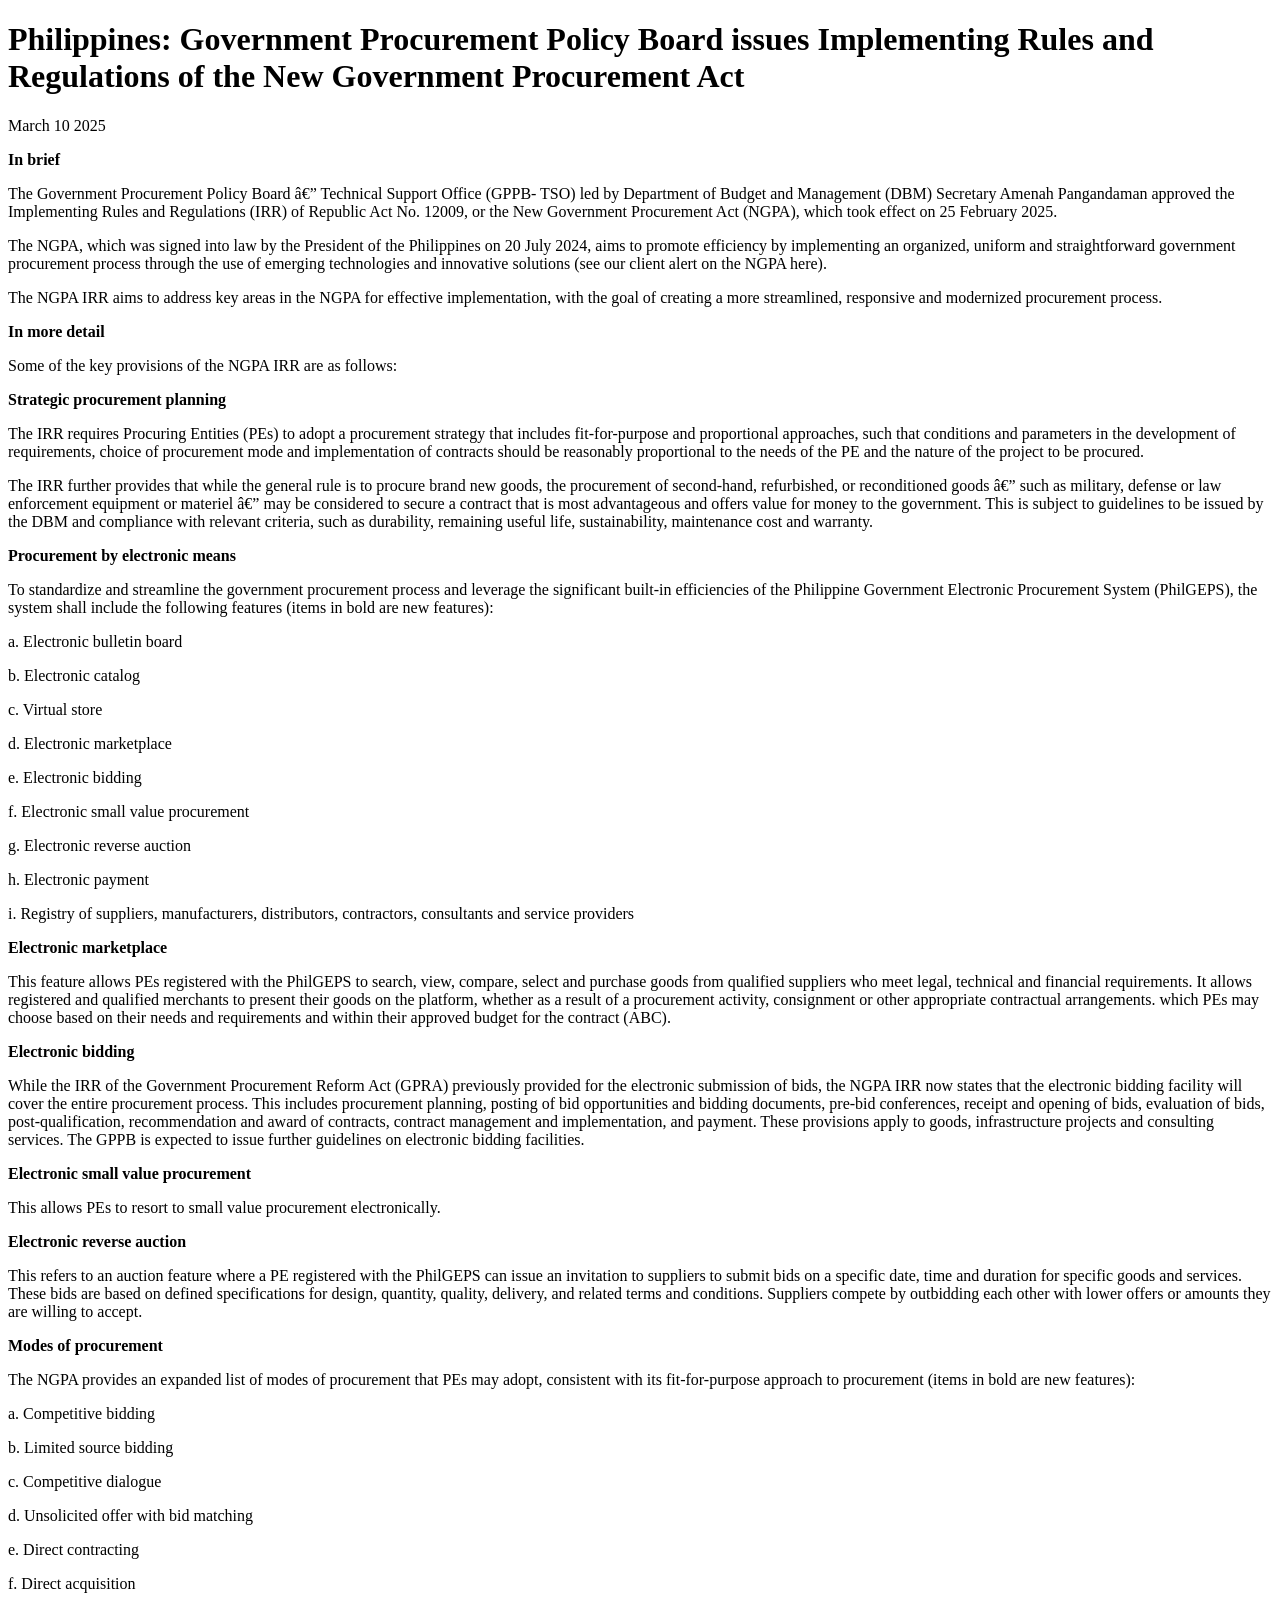
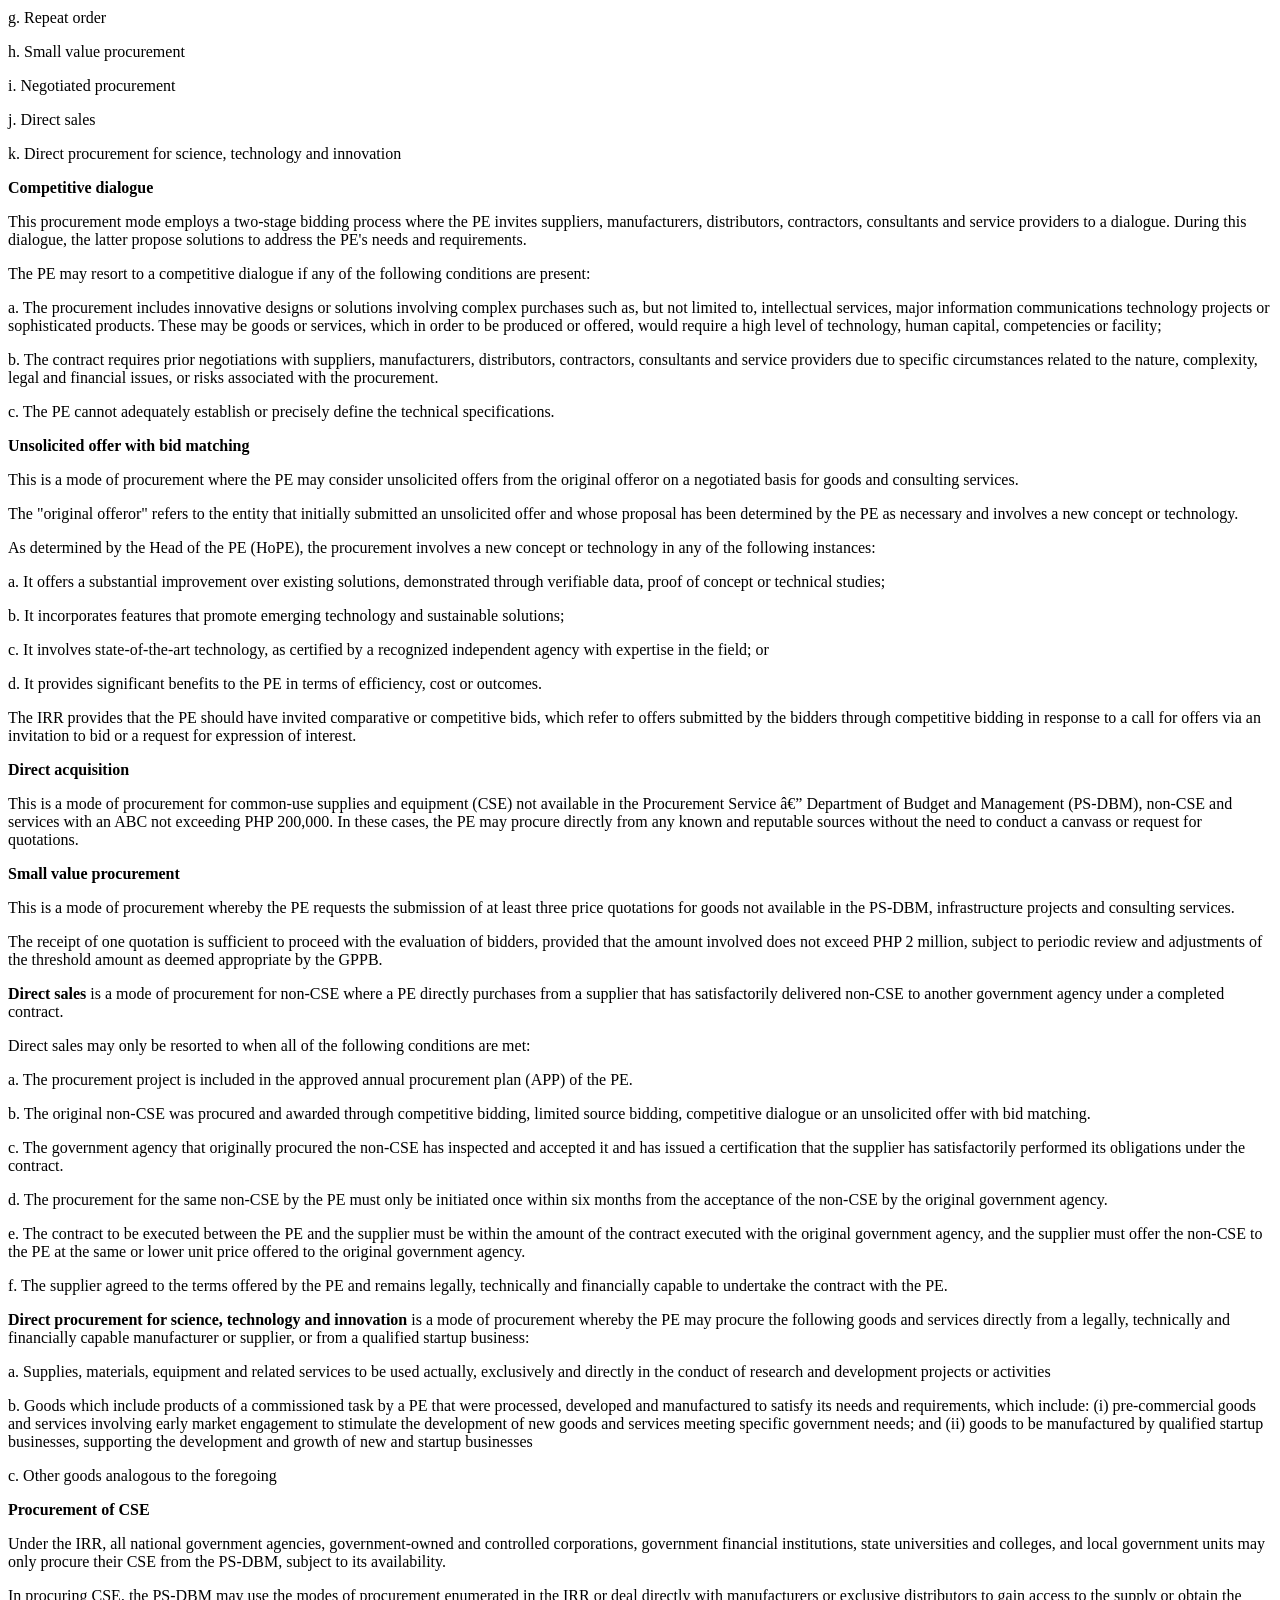
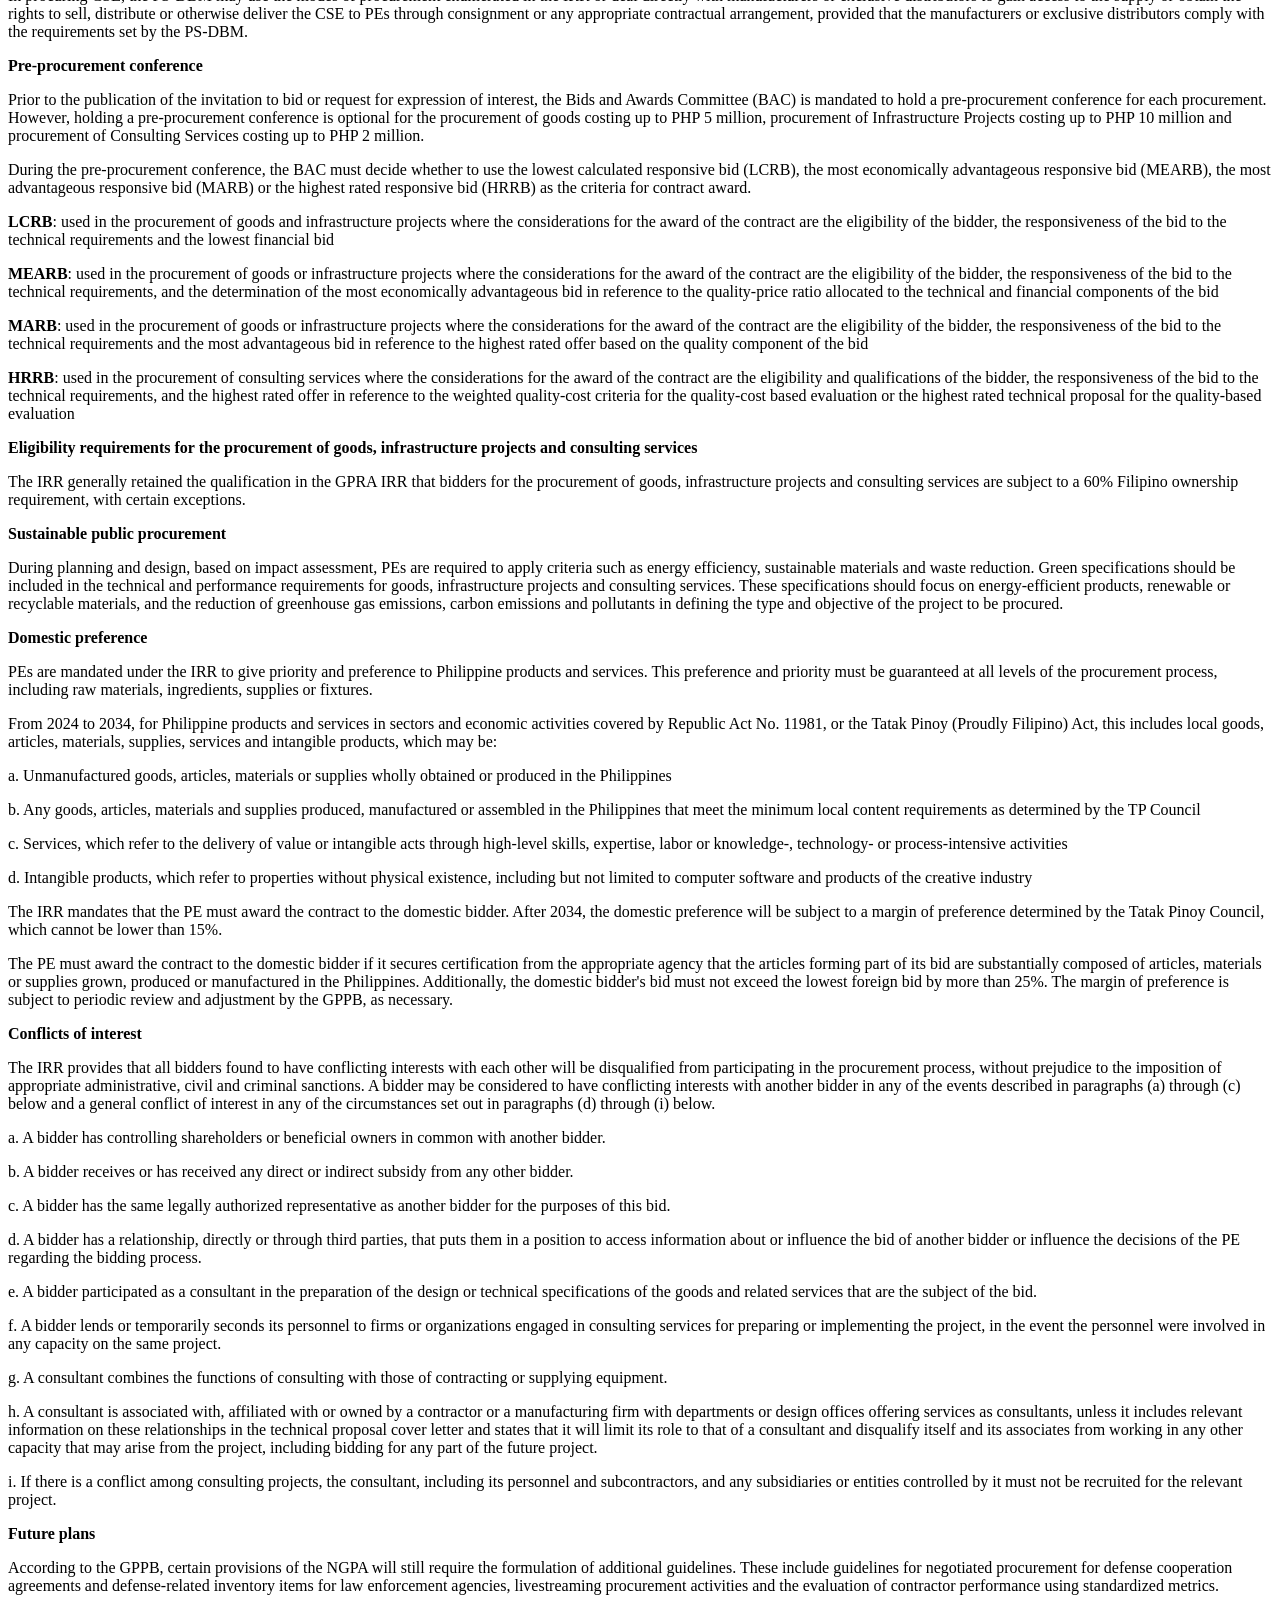
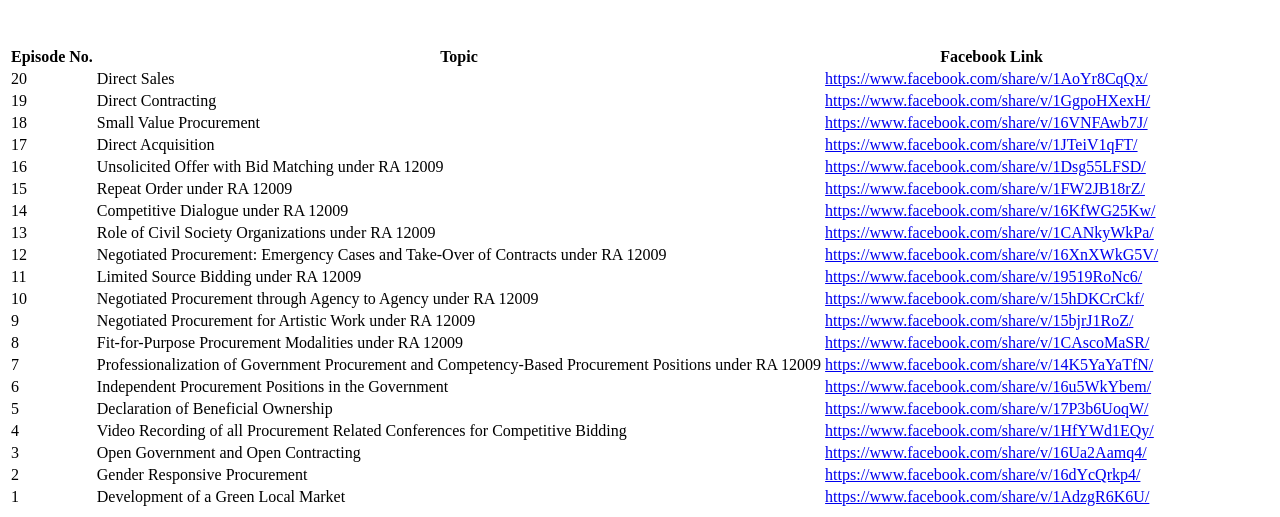
<file: fm-portal/about-ngpa.html>
<!DOCTYPE html>
<html lang="en" data-bpa="">
<head>
	<title>Philippines: Government Procurement Policy Board issues Implementing Rules and Regulations of the New Government Procurement Act - Lexology</title>

<style>
	body {
		background: #fff;		
	}
	@media (max-width: 992px) {
		.modal-outer .modal-inner {
			min-width: 0;
			width: inherit;
		}
	}
	@media (max-width: 768px) {
		.modal-outer .modal-inner {
			position: fixed;
			top: 0;
			right: 0;
			left: 0;
			bottom: 0;
			width: inherit;
			transform: none;
		}
	}
</style>
<!-- <script charset="utf-8" src="main.js"></script> -->

</head>
<body>
	<div>
		<div>
			<div>
				<h1>Philippines: Government Procurement Policy Board issues Implementing Rules and Regulations of the New Government Procurement Act</h1>
			</div>
			<div class="gated-content">
                <div>
                    <span>March 10 2025</span>
                </div>
                <div>
					<p><strong>In brief</strong></p>
					<p>The Government Procurement Policy Board — Technical Support Office (GPPB- TSO) led by Department of Budget and Management (DBM) Secretary Amenah Pangandaman approved the Implementing Rules and Regulations (IRR) of Republic Act No. 12009, or the New Government Procurement Act (NGPA), which took effect on 25 February 2025.</p>
					<p>The NGPA, which was signed into law by the President of the Philippines on 20 July 2024, aims to promote efficiency by implementing an organized, uniform and straightforward government procurement process through the use of emerging technologies and innovative solutions (see our client alert on the NGPA here).</p>
					<p>The NGPA IRR aims to address key areas in the NGPA for effective implementation, with the goal of creating a more streamlined, responsive and modernized procurement process.</p>
					<p><strong>In more detail</strong></p>
					<p>Some of the key provisions of the NGPA IRR are as follows:</p>
					<p><strong>Strategic procurement planning</strong></p>
					<p>The IRR requires Procuring Entities (PEs) to adopt a procurement strategy that includes fit-for-purpose and proportional approaches, such that conditions and parameters in the development of requirements, choice of procurement mode and implementation of contracts should be reasonably proportional to the needs of the PE and the nature of the project to be procured.</p>
					<p>The IRR further provides that while the general rule is to procure brand new goods, the procurement of second-hand, refurbished, or reconditioned goods — such as military, defense or law enforcement equipment or materiel — may be considered to secure a contract that is most advantageous and offers value for money to the government. This is subject to guidelines to be issued by the DBM and compliance with relevant criteria, such as durability, remaining useful life, sustainability, maintenance cost and warranty.</p>
					<p><strong>Procurement by electronic means</strong></p>
					<p>To standardize and streamline the government procurement process and leverage the significant built-in efficiencies of the Philippine Government Electronic Procurement System (PhilGEPS), the system shall include the following features (items in bold are new features):</p>
					<p>a. Electronic bulletin board</p>
					<p>b. Electronic catalog</p>
					<p>c. Virtual store</p>
					<p>d. Electronic marketplace</p>
					<p>e. Electronic bidding</p>
					<p>f. Electronic small value procurement</p>
					<p>g. Electronic reverse auction</p>
					<p>h. Electronic payment</p>
					<p>i. Registry of suppliers, manufacturers, distributors, contractors, consultants and service providers</p>
					<p><strong>Electronic marketplace</strong></p>
					<p>This feature allows PEs registered with the PhilGEPS to search, view, compare, select and purchase goods from qualified suppliers who meet legal, technical and financial requirements. It allows registered and qualified merchants to present their goods on the platform, whether as a result of a procurement activity, consignment or other appropriate contractual arrangements. which PEs may choose based on their needs and requirements and within their approved budget for the contract (ABC).</p>
					<p><strong>Electronic bidding</strong></p>
					<p>While the IRR of the Government Procurement Reform Act (GPRA) previously provided for the electronic submission of bids, the NGPA IRR now states that the electronic bidding facility will cover the entire procurement process. This includes procurement planning, posting of bid opportunities and bidding documents, pre-bid conferences, receipt and opening of bids, evaluation of bids, post-qualification, recommendation and award of contracts, contract management and implementation, and payment. These provisions apply to goods, infrastructure projects and consulting services. The GPPB is expected to issue further guidelines on electronic bidding facilities.</p>
					<p><strong>Electronic small value procurement</strong></p>
					<p>This allows PEs to resort to small value procurement electronically.</p>
					<p><strong>Electronic reverse auction</strong></p>
					<p>This refers to an auction feature where a PE registered with the PhilGEPS can issue an invitation to suppliers to submit bids on a specific date, time and duration for specific goods and services. These bids are based on defined specifications for design, quantity, quality, delivery, and related terms and conditions. Suppliers compete by outbidding each other with lower offers or amounts they are willing to accept.</p>
					<p><strong>Modes of procurement</strong></p>
					<p>The NGPA provides an expanded list of modes of procurement that PEs may adopt, consistent with its fit-for-purpose approach to procurement (items in bold are new features):</p>
					<p>a. Competitive bidding</p>
					<p>b. Limited source bidding</p>
					<p>c. Competitive dialogue</p>
					<p>d. Unsolicited offer with bid matching</p>
					<p>e. Direct contracting</p>
					<p>f. Direct acquisition</p>
					<p>g. Repeat order</p>
					<p>h. Small value procurement</p>
					<p>i. Negotiated procurement</p>
					<p>j. Direct sales</p>
					<p>k. Direct procurement for science, technology and innovation</p>
					<p><strong>Competitive dialogue</strong></p>
					<p>This procurement mode employs a two-stage bidding process where the PE invites suppliers, manufacturers, distributors, contractors, consultants and service providers to a dialogue. During this dialogue, the latter propose solutions to address the PE's needs and requirements.</p>
					<p>The PE may resort to a competitive dialogue if any of the following conditions are present:</p>
					<p>a. The procurement includes innovative designs or solutions involving complex purchases such as, but not limited to, intellectual services, major information communications technology projects or sophisticated products. These may be goods or services, which in order to be produced or offered, would require a high level of technology, human capital, competencies or facility;</p>
					<p>b. The contract requires prior negotiations with suppliers, manufacturers, distributors, contractors, consultants and service providers due to specific circumstances related to the nature, complexity, legal and financial issues, or risks associated with the procurement.</p>
					<p>c. The PE cannot adequately establish or precisely define the technical specifications.</p>
					<p><strong>Unsolicited offer with bid matching</strong></p>
					<p>This is a mode of procurement where the PE may consider unsolicited offers from the original offeror on a negotiated basis for goods and consulting services.</p>
					<p>The "original offeror" refers to the entity that initially submitted an unsolicited offer and whose proposal has been determined by the PE as necessary and involves a new concept or technology.</p>
					<p>As determined by the Head of the PE (HoPE), the procurement involves a new concept or technology in any of the following instances:</p>
					<p>a. It offers a substantial improvement over existing solutions, demonstrated through verifiable data, proof of concept or technical studies;</p>
					<p>b. It incorporates features that promote emerging technology and sustainable solutions;</p>
					<p>c. It involves state-of-the-art technology, as certified by a recognized independent agency with expertise in the field; or</p>
					<p>d. It provides significant benefits to the PE in terms of efficiency, cost or outcomes.</p>
					<p>The IRR provides that the PE should have invited comparative or competitive bids, which refer to offers submitted by the bidders through competitive bidding in response to a call for offers via an invitation to bid or a request for expression of interest.</p>
					<p><strong>Direct acquisition</strong></p>
					<p>This is a mode of procurement for common-use supplies and equipment (CSE) not available in the Procurement Service — Department of Budget and Management (PS-DBM), non-CSE and services with an ABC not exceeding PHP 200,000. In these cases, the PE may procure directly from any known and reputable sources without the need to conduct a canvass or request for quotations.</p>
					<p><strong>Small value procurement</strong></p>
					<p>This is a mode of procurement whereby the PE requests the submission of at least three price quotations for goods not available in the PS-DBM, infrastructure projects and consulting services.</p>
					<p>The receipt of one quotation is sufficient to proceed with the evaluation of bidders, provided that the amount involved does not exceed PHP 2 million, subject to periodic review and adjustments of the threshold amount as deemed appropriate by the GPPB.</p>
					<p><strong>Direct sales</strong> is a mode of procurement for non-CSE where a PE directly purchases from a supplier that has satisfactorily delivered non-CSE to another government agency under a completed contract.</p>
					<p>Direct sales may only be resorted to when all of the following conditions are met:</p>
					<p>a. The procurement project is included in the approved annual procurement plan (APP) of the PE.</p>
					<p>b. The original non-CSE was procured and awarded through competitive bidding, limited source bidding, competitive dialogue or an unsolicited offer with bid matching.</p>
					<p>c. The government agency that originally procured the non-CSE has inspected and accepted it and has issued a certification that the supplier has satisfactorily performed its obligations under the contract.</p>
					<p>d. The procurement for the same non-CSE by the PE must only be initiated once within six months from the acceptance of the non-CSE by the original government agency.</p>
					<p>e. The contract to be executed between the PE and the supplier must be within the amount of the contract executed with the original government agency, and the supplier must offer the non-CSE to the PE at the same or lower unit price offered to the original government agency.</p>
					<p>f. The supplier agreed to the terms offered by the PE and remains legally, technically and financially capable to undertake the contract with the PE.</p>
					<p><strong>Direct procurement for science, technology and innovation</strong> is a mode of procurement whereby the PE may procure the following goods and services directly from a legally, technically and financially capable manufacturer or supplier, or from a qualified startup business:</p>
					<p>a. Supplies, materials, equipment and related services to be used actually, exclusively and directly in the conduct of research and development projects or activities</p>
					<p>b. Goods which include products of a commissioned task by a PE that were processed, developed and manufactured to satisfy its needs and requirements, which include: (i) pre-commercial goods and services involving early market engagement to stimulate the development of new goods and services meeting specific government needs; and (ii) goods to be manufactured by qualified startup businesses, supporting the development and growth of new and startup businesses</p>
					<p>c. Other goods analogous to the foregoing</p>
					<p><strong>Procurement of CSE</strong></p>
					<p>Under the IRR, all national government agencies, government-owned and controlled corporations, government financial institutions, state universities and colleges, and local government units may only procure their CSE from the PS-DBM, subject to its availability.</p>
					<p>In procuring CSE, the PS-DBM may use the modes of procurement enumerated in the IRR or deal directly with manufacturers or exclusive distributors to gain access to the supply or obtain the rights to sell, distribute or otherwise deliver the CSE to PEs through consignment or any appropriate contractual arrangement, provided that the manufacturers or exclusive distributors comply with the requirements set by the PS-DBM.</p>
					<p><strong>Pre-procurement conference</strong></p>
					<p>Prior to the publication of the invitation to bid or request for expression of interest, the Bids and Awards Committee (BAC) is mandated to hold a pre-procurement conference for each procurement. However, holding a pre-procurement conference is optional for the procurement of goods costing up to PHP 5 million, procurement of Infrastructure Projects costing up to PHP 10 million and procurement of Consulting Services costing up to PHP 2 million.</p>
					<p>During the pre-procurement conference, the BAC must decide whether to use the lowest calculated responsive bid (LCRB), the most economically advantageous responsive bid (MEARB), the most advantageous responsive bid (MARB) or the highest rated responsive bid (HRRB) as the criteria for contract award.</p>
					<p><strong>LCRB</strong>: used in the procurement of goods and infrastructure projects where the considerations for the award of the contract are the eligibility of the bidder, the responsiveness of the bid to the technical requirements and the lowest financial bid</p>
					<p><strong>MEARB</strong>: used in the procurement of goods or infrastructure projects where the considerations for the award of the contract are the eligibility of the bidder, the responsiveness of the bid to the technical requirements, and the determination of the most economically advantageous bid in reference to the quality-price ratio allocated to the technical and financial components of the bid</p>
					<p><strong>MARB</strong>: used in the procurement of goods or infrastructure projects where the considerations for the award of the contract are the eligibility of the bidder, the responsiveness of the bid to the technical requirements and the most advantageous bid in reference to the highest rated offer based on the quality component of the bid</p>
					<p><strong>HRRB</strong>: used in the procurement of consulting services where the considerations for the award of the contract are the eligibility and qualifications of the bidder, the responsiveness of the bid to the technical requirements, and the highest rated offer in reference to the weighted quality-cost criteria for the quality-cost based evaluation or the highest rated technical proposal for the quality-based evaluation</p>
					<p><strong>Eligibility requirements for the procurement of goods, infrastructure projects and consulting services</strong></p>
					<p>The IRR generally retained the qualification in the GPRA IRR that bidders for the procurement of goods, infrastructure projects and consulting services are subject to a 60% Filipino ownership requirement, with certain exceptions.</p>
					<p><strong>Sustainable public procurement</strong></p>
					<p>During planning and design, based on impact assessment, PEs are required to apply criteria such as energy efficiency, sustainable materials and waste reduction. Green specifications should be included in the technical and performance requirements for goods, infrastructure projects and consulting services. These specifications should focus on energy-efficient products, renewable or recyclable materials, and the reduction of greenhouse gas emissions, carbon emissions and pollutants in defining the type and objective of the project to be procured.</p>
					<p><strong>Domestic preference</strong></p>
					<p>PEs are mandated under the IRR to give priority and preference to Philippine products and services. This preference and priority must be guaranteed at all levels of the procurement process, including raw materials, ingredients, supplies or fixtures.</p>
					<p>From 2024 to 2034, for Philippine products and services in sectors and economic activities covered by Republic Act No. 11981, or the Tatak Pinoy (Proudly Filipino) Act, this includes local goods, articles, materials, supplies, services and intangible products, which may be:</p>
					<p>a. Unmanufactured goods, articles, materials or supplies wholly obtained or produced in the Philippines</p>
					<p>b. Any goods, articles, materials and supplies produced, manufactured or assembled in the Philippines that meet the minimum local content requirements as determined by the TP Council</p>
					<p>c. Services, which refer to the delivery of value or intangible acts through high-level skills, expertise, labor or knowledge-, technology- or process-intensive activities</p>
					<p>d. Intangible products, which refer to properties without physical existence, including but not limited to computer software and products of the creative industry</p>
					<p>The IRR mandates that the PE must award the contract to the domestic bidder. After 2034, the domestic preference will be subject to a margin of preference determined by the Tatak Pinoy Council, which cannot be lower than 15%.</p>
					<p>The PE must award the contract to the domestic bidder if it secures certification from the appropriate agency that the articles forming part of its bid are substantially composed of articles, materials or supplies grown, produced or manufactured in the Philippines. Additionally, the domestic bidder's bid must not exceed the lowest foreign bid by more than 25%. The margin of preference is subject to periodic review and adjustment by the GPPB, as necessary.</p>
					<p><strong>Conflicts of interest</strong></p>
					<p>The IRR provides that all bidders found to have conflicting interests with each other will be disqualified from participating in the procurement process, without prejudice to the imposition of appropriate administrative, civil and criminal sanctions. A bidder may be considered to have conflicting interests with another bidder in any of the events described in paragraphs (a) through (c) below and a general conflict of interest in any of the circumstances set out in paragraphs (d) through (i) below.</p>
					<p>a. A bidder has controlling shareholders or beneficial owners in common with another bidder.</p>
					<p>b. A bidder receives or has received any direct or indirect subsidy from any other bidder.</p>
					<p>c. A bidder has the same legally authorized representative as another bidder for the purposes of this bid.</p>
					<p>d. A bidder has a relationship, directly or through third parties, that puts them in a position to access information about or influence the bid of another bidder or influence the decisions of the PE regarding the bidding process.</p>
					<p>e. A bidder participated as a consultant in the preparation of the design or technical specifications of the goods and related services that are the subject of the bid.</p>
					<p>f. A bidder lends or temporarily seconds its personnel to firms or organizations engaged in consulting services for preparing or implementing the project, in the event the personnel were involved in any capacity on the same project.</p>
					<p>g. A consultant combines the functions of consulting with those of contracting or supplying equipment.</p>
					<p>h. A consultant is associated with, affiliated with or owned by a contractor or a manufacturing firm with departments or design offices offering services as consultants, unless it includes relevant information on these relationships in the technical proposal cover letter and states that it will limit its role to that of a consultant and disqualify itself and its associates from working in any other capacity that may arise from the project, including bidding for any part of the future project.</p>
					<p>i. If there is a conflict among consulting projects, the consultant, including its personnel and subcontractors, and any subsidiaries or entities controlled by it must not be recruited for the relevant project.</p>
					<p><strong>Future plans</strong></p>
					<p>According to the GPPB, certain provisions of the NGPA will still require the formulation of additional guidelines. These include guidelines for negotiated procurement for defense cooperation agreements and defense-related inventory items for law enforcement agencies, livestreaming procurement activities and the evaluation of contractor performance using standardized metrics.</p>
					<p>&nbsp;</p>
				</div>
			</div>
		</div>
		<div>

<table id="tablepress-3" class="tablepress tablepress-id-3">
<thead>
<tr class="row-1">
	<th class="column-1">Episode No.</th><th class="column-2">Topic</th><th class="column-3">Facebook Link</th>
</tr>
</thead>
<tbody class="row-hover">
<tr class="row-2">
	<td class="column-1">20</td><td class="column-2">Direct Sales</td><td class="column-3"><a href="https://www.facebook.com/share/v/1AoYr8CqQx/" target="_blank">https://www.facebook.com/share/v/1AoYr8CqQx/</a></td>
</tr>
<tr class="row-3">
	<td class="column-1">19</td><td class="column-2">Direct Contracting</td><td class="column-3"><a href="https://www.facebook.com/share/v/1GgpoHXexH/" target="_blank">https://www.facebook.com/share/v/1GgpoHXexH/</a></td>
</tr>
<tr class="row-4">
	<td class="column-1">18</td><td class="column-2">Small Value Procurement</td><td class="column-3"><a href="https://www.facebook.com/share/v/16VNFAwb7J/" target="_blank">https://www.facebook.com/share/v/16VNFAwb7J/</a></td>
</tr>
<tr class="row-5">
	<td class="column-1">17</td><td class="column-2">Direct Acquisition</td><td class="column-3"><a href="https://www.facebook.com/share/v/1JTeiV1qFT/" target="_blank">https://www.facebook.com/share/v/1JTeiV1qFT/</a></td>
</tr>
<tr class="row-6">
	<td class="column-1">16</td><td class="column-2">Unsolicited Offer with Bid Matching under RA 12009</td><td class="column-3"><a href="https://www.facebook.com/share/v/1Dsg55LFSD/" target="_blank">https://www.facebook.com/share/v/1Dsg55LFSD/</a></td>
</tr>
<tr class="row-7">
	<td class="column-1">15</td><td class="column-2">Repeat Order under RA 12009</td><td class="column-3"><a href="https://www.facebook.com/share/v/1FW2JB18rZ/" target="_blank">https://www.facebook.com/share/v/1FW2JB18rZ/</a></td>
</tr>
<tr class="row-8">
	<td class="column-1">14</td><td class="column-2">Competitive Dialogue under RA 12009</td><td class="column-3"><a href="https://www.facebook.com/share/v/16KfWG25Kw/" target="_blank">https://www.facebook.com/share/v/16KfWG25Kw/</a></td>
</tr>
<tr class="row-9">
	<td class="column-1">13</td><td class="column-2">Role of Civil Society Organizations under RA 12009</td><td class="column-3"><a href="https://www.facebook.com/share/v/1CANkyWkPa/" target="_blank">https://www.facebook.com/share/v/1CANkyWkPa/</a></td>
</tr>
<tr class="row-10">
	<td class="column-1">12</td><td class="column-2">Negotiated Procurement: Emergency Cases and Take-Over of Contracts under RA 12009</td><td class="column-3"><a href="https://www.facebook.com/share/v/16XnXWkG5V/" target="_blank">https://www.facebook.com/share/v/16XnXWkG5V/</a></td>
</tr>
<tr class="row-11">
	<td class="column-1">11</td><td class="column-2">Limited Source Bidding under RA 12009</td><td class="column-3"><a href="https://www.facebook.com/share/v/19519RoNc6/" target="_blank">https://www.facebook.com/share/v/19519RoNc6/</a></td>
</tr>
<tr class="row-12">
	<td class="column-1">10</td><td class="column-2">Negotiated Procurement through Agency to Agency under RA 12009</td><td class="column-3"><a href="https://www.facebook.com/share/v/15hDKCrCkf/" target="_blank">https://www.facebook.com/share/v/15hDKCrCkf/</a></td>
</tr>
<tr class="row-13">
	<td class="column-1">9</td><td class="column-2">Negotiated Procurement for Artistic Work under RA 12009</td><td class="column-3"><a href="https://www.facebook.com/share/v/15bjrJ1RoZ/" target="_blank">https://www.facebook.com/share/v/15bjrJ1RoZ/</a></td>
</tr>
<tr class="row-14">
	<td class="column-1">8</td><td class="column-2">Fit-for-Purpose Procurement Modalities under RA 12009</td><td class="column-3"><a href="https://www.facebook.com/share/v/1CAscoMaSR/" target="_blank">https://www.facebook.com/share/v/1CAscoMaSR/</a></td>
</tr>
<tr class="row-15">
	<td class="column-1">7</td><td class="column-2">Professionalization of Government Procurement and Competency-Based Procurement Positions under RA 12009</td><td class="column-3"><a href="https://www.facebook.com/share/v/14K5YaYaTfN/" target="_blank">https://www.facebook.com/share/v/14K5YaYaTfN/</a></td>
</tr>
<tr class="row-16">
	<td class="column-1">6</td><td class="column-2">Independent Procurement Positions in the Government</td><td class="column-3"><a href="https://www.facebook.com/share/v/16u5WkYbem/" target="_blank">https://www.facebook.com/share/v/16u5WkYbem/</a></td>
</tr>
<tr class="row-17">
	<td class="column-1">5</td><td class="column-2">Declaration of Beneficial Ownership</td><td class="column-3"><a href="https://www.facebook.com/share/v/17P3b6UoqW/" target="_blank">https://www.facebook.com/share/v/17P3b6UoqW/</a></td>
</tr>
<tr class="row-18">
	<td class="column-1">4</td><td class="column-2">Video Recording of all Procurement Related Conferences for Competitive Bidding</td><td class="column-3"><a href="https://www.facebook.com/share/v/1HfYWd1EQy/" target="_blank">https://www.facebook.com/share/v/1HfYWd1EQy/</a></td>
</tr>
<tr class="row-19">
	<td class="column-1">3</td><td class="column-2">Open Government and Open Contracting</td><td class="column-3"><a href="https://www.facebook.com/share/v/16Ua2Aamq4/" target="_blank">https://www.facebook.com/share/v/16Ua2Aamq4/</a></td>
</tr>
<tr class="row-20">
	<td class="column-1">2</td><td class="column-2">Gender Responsive Procurement</td><td class="column-3"><a href="https://www.facebook.com/share/v/16dYcQrkp4/" target="_blank">https://www.facebook.com/share/v/16dYcQrkp4/</a></td>
</tr>
<tr class="row-21">
	<td class="column-1">1</td><td class="column-2">Development of a Green Local Market</td><td class="column-3"><a href="https://www.facebook.com/share/v/1AdzgR6K6U/" target="_blank">https://www.facebook.com/share/v/1AdzgR6K6U/</a></td>
</tr>
</tbody>
</table>

		</div>
	</div>
</body>
</html>
</file>
